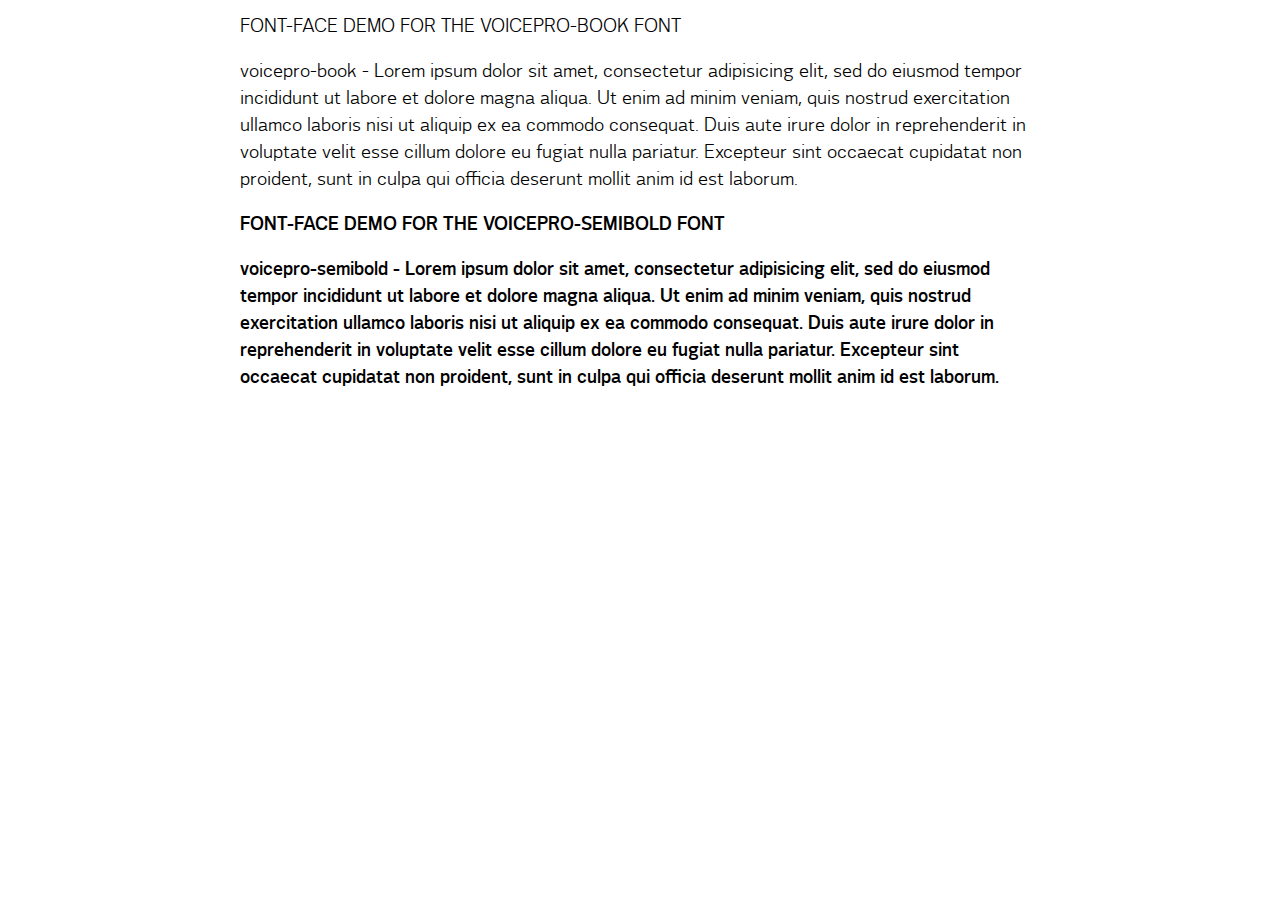
<file: fontVoice/index.html>
<!DOCTYPE html PUBLIC "-//W3C//DTD XHTML 1.0 Strict//DE"
"http://www.w3.org/TR/xhtml1/DTD/xhtml1-strict.dtd">
<html xmlns="http://www.w3.org/1999/xhtml" xml:lang="de" lang="de">
<head>
<meta http-equiv="Content-Type" content="text/html; charset=utf-8"/>
<title>Font Face Demo</title>
<link rel="stylesheet" href="fonts-stylesheet.css" type="text/css" charset="utf-8">
<style type="text/css" media="screen">
h1 {
font-size: 60px;
line-height: 68px;
letter-spacing: 0;
text-transform: uppercase;
}
#container {
width: 800px;
margin-left: auto;
margin-right: auto;
}
.voicepro-book {
font: 18px/27px 'voicepro-book', Arial, sans-serif;
}.voicepro-semibold {
font: 18px/27px 'voicepro-semibold', Arial, sans-serif;
}
</style>
</head>
<body>
<div id="container">
<h1 class="voicepro-book">font-face demo for the voicepro-book font</h1>
<p class="voicepro-book">voicepro-book - Lorem ipsum dolor sit amet, consectetur adipisicing elit, sed do eiusmod tempor incididunt ut labore et dolore magna aliqua. Ut enim ad minim veniam, quis nostrud exercitation ullamco laboris nisi ut aliquip ex ea commodo consequat. Duis aute irure dolor in reprehenderit in voluptate velit esse cillum dolore eu fugiat nulla pariatur. Excepteur sint occaecat cupidatat non proident, sunt in culpa qui officia deserunt mollit anim id est laborum.</p><h1 class="voicepro-semibold">font-face demo for the voicepro-semibold font</h1>
<p class="voicepro-semibold">voicepro-semibold - Lorem ipsum dolor sit amet, consectetur adipisicing elit, sed do eiusmod tempor incididunt ut labore et dolore magna aliqua. Ut enim ad minim veniam, quis nostrud exercitation ullamco laboris nisi ut aliquip ex ea commodo consequat. Duis aute irure dolor in reprehenderit in voluptate velit esse cillum dolore eu fugiat nulla pariatur. Excepteur sint occaecat cupidatat non proident, sunt in culpa qui officia deserunt mollit anim id est laborum.</p>
</div>
</body>
</html>
</file>
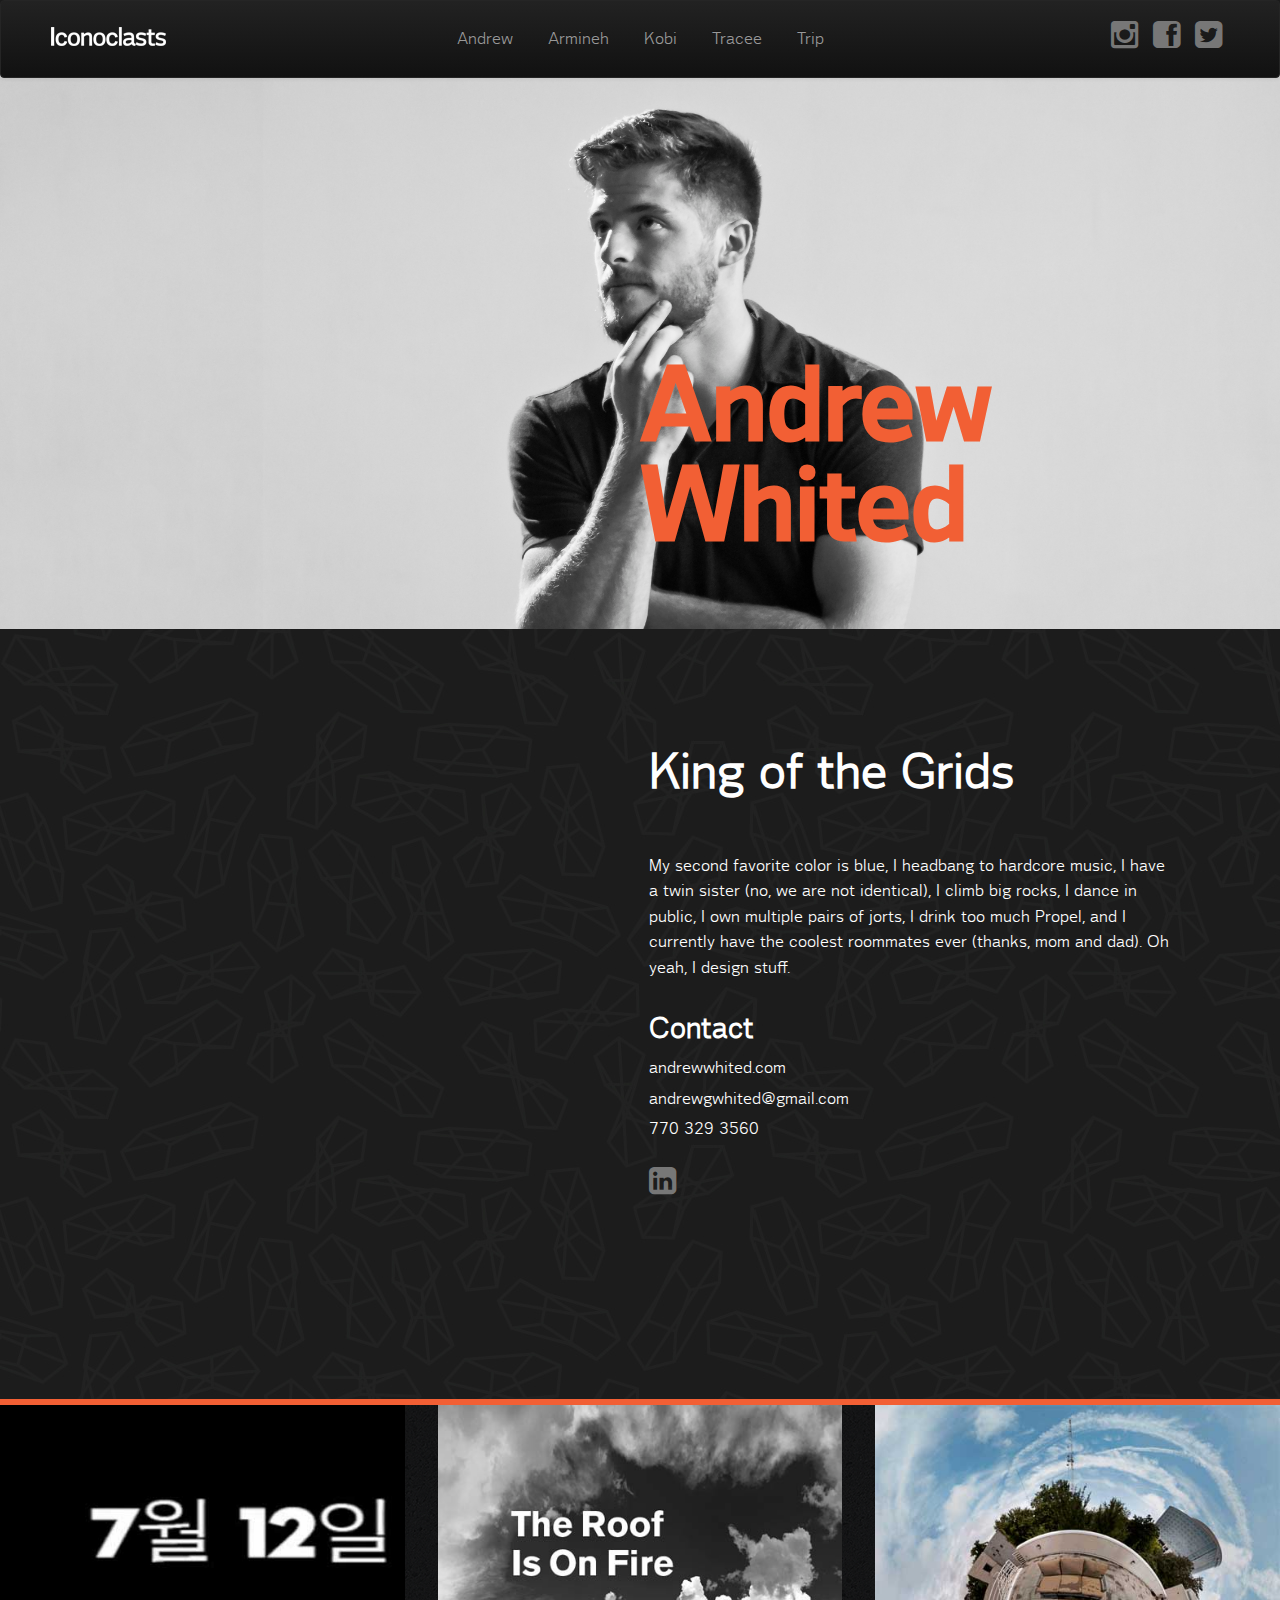
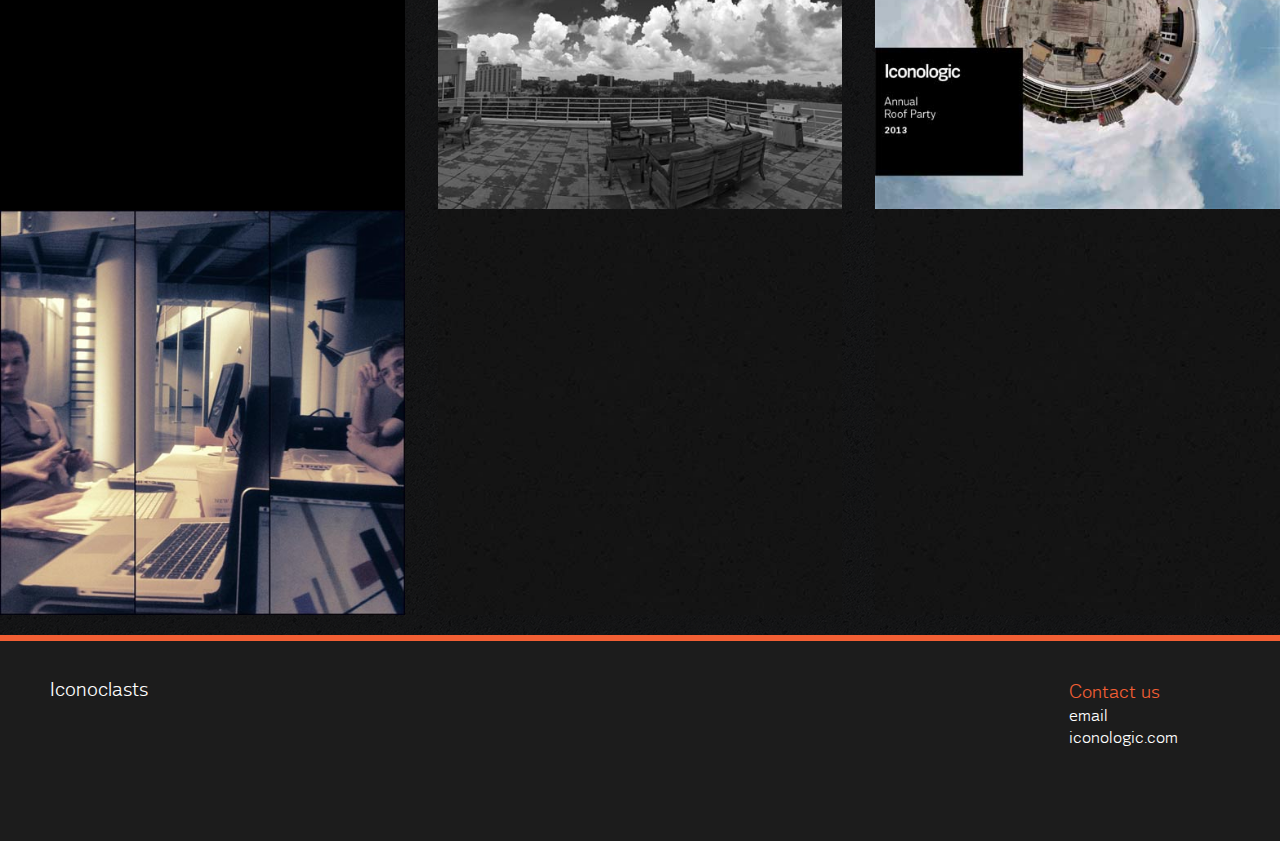
<file: andrew.html>
<!DOCTYPE html>
<html lang="en">
  <head>
    <meta charset="utf-8">
    <title>Iconoclasts, Summer 2013</title>
    <meta name="viewport" content="width=device-width, initial-scale=1.0">
    <meta name="description" content="">
    <meta name="author" content="">

    <!-- Le styles -->
    <link href="css/bootstrap.css" rel="stylesheet">
    <!--<style type="text/css">
      body {
        padding-top: 60px;
        padding-bottom: 40px;
      }
    </style> -->
    <!--[if IE 7]>
      <link href="css/font-awesome-ie7.min.css" rel="stylesheet">
    <![endif]-->
    <link href="fontVoice/fonts-stylesheet.css" rel="stylesheet">
    <link href="css/font-awesome.min.css" rel="stylesheet">
    <link href="css/responsive.css" rel="stylesheet">

    <!-- HTML5 shim, for IE6-8 support of HTML5 elements -->
    <!--[if lt IE 9]>
      <script src="js/html5shiv.js"></script>
    <![endif]-->

    <!-- Fav and touch icons -->
    <!-- <link rel="apple-touch-icon-precomposed" sizes="144x144" href="ico/apple-touch-icon-144-precomposed.png">
    <link rel="apple-touch-icon-precomposed" sizes="114x114" href="ico/apple-touch-icon-114-precomposed.png">
      <link rel="apple-touch-icon-precomposed" sizes="72x72" href="ico/apple-touch-icon-72-precomposed.png">
                    <link rel="apple-touch-icon-precomposed" href="ico/apple-touch-icon-57-precomposed.png">
                                   <link rel="shortcut icon" href="ico/favicon.png"> -->
  </head>

  <body data-target=".navbar" data-spy="affix-top" data-offset-top="200" id="bio">

    <div class="navbar navbar-inverse myNav">
      <div class="navbar-inner">
        <div class="container navContainer">
          <button type="button" class="btn btn-navbar" data-toggle="collapse" data-target=".nav-collapse">
            <span class="icon-bar"></span>
            <span class="icon-bar"></span>
            <span class="icon-bar"></span>
          </button>
          <a class="brand" href="index.html">
            <h1><img src="img/logoWhite.png" height="19" width="115" alt="title" /></h1>
          </a>
          <div class="nav-collapse collapse">
            <ul class="nav teamNav">
              <li><a href="andrew.html" class="navColord active">Andrew</a></li>
              <li><a href="armineh.html" class="navColord active">Armineh</a></li>
              <li><a href="kobi.html" class="navColord">Kobi</a></li>
              <li><a href="tracee.html" class="navColord">Tracee</a></li>
              <li><a href="trip.html" class="navColord">Trip</a></li>
              <!-- <li><a href="#" class="navColor">The Result</a></li> -->
            </ul>
            <ul class="socialHeader">
              <li>
                <a href="http://instagram.com/iconoclastshq" target="_blank"><i class="icon-instagram icon-2x"></i></a>
              </li>
              <li>
                <a href="https://www.facebook.com/iconoclastsHQ" target="_blank"><i class="icon-facebook-sign icon-2x"></i></a>
              </li>
              <li>
                <a href="https://twitter.com/iconologic" target="_blank"><i class="icon-twitter-sign icon-2x"></i></a>
              </li>
            </ul>
          </div><!--/.nav-collapse -->
        </div>
      </div>
    </div>

    <!-- Main hero unit for a primary marketing message or call to action -->
    <div class="row-fluid">
      <div class="span12" id="memberHero">
        <img src="img/andrew.jpg" class="profilePic" alt="individual img">
        <div class="headerWrap">
          <h1 class="bioName">Andrew <br /> Whited</h1>
        </div>
      </div>
    </div><!-- /row-fluid -->

    <div class="row-fluid">
      <div class="span5"></div>

      <div class="span7 rightSideContentContainer">
        <h2 class="workTitle">King of the Grids</h2>

        <p class="copyContent">My second favorite color is blue, I headbang to hardcore music, I have a twin sister (no, we are not identical), I climb big rocks, I dance in public, I own multiple pairs of jorts, I drink too much Propel, and I currently have the coolest roommates ever (thanks, mom and dad). Oh yeah, I design stuff.</p>

        <h3>Contact</h3>
        <ul class="contactInfo">
          <li><a href="http://andrewwhited.com" target="_blank">andrewwhited.com</a></li>
          <li><a href="mailto:andrewgwhited@gmail.com" target="_blank">andrewgwhited@gmail.com</a></li>
          <li><a href="call:7703293560">770 329 3560</a></li>
        </ul>
        <ul class="mySocial">
          <li>
            <a href="https://touch.www.linkedin.com/?sessionid=8305204181073920&as=false&rs=false#profile/250204510" target="_blank"><i class="icon-linkedin-sign icon-2x"></i></a>
          </li>
        </ul>

      </div>

    </div><!-- /row-fluid -->

    <div class="row-fluid" id="myBlog">

      <div id="myCarousel" class="carousel slide myOrbit">

        <!-- Carousel items -->
        <div class="carousel-inner">
          <div class="active item">

            <div class="row-fluid">

              <div class="span4 thisPost">
                <a href="blog-andrew.html#1"><img src="img/post3.jpg" width="496" height="496" alt="post img" /></a>
              </div>
              <div class="span4 thisPost">
                <a href="blog-andrew.html#2"><img src="img/post15.jpg" width="496" height="496" alt="post img" /></a>
              </div>
              <div class="span4 thisPost">
                <a href="blog-andrew.html#3"><img src="img/post16.jpg" width="496" height="496" alt="post img" /></a>
              </div>

            </div><!-- /row-fluid -->

            <div class="row-fluid journeyPosts">

              <div class="span4 thisPost">
                <a href="blog-andrew.html#4"><img src="img/post20.jpg" width="496" height="496" alt="post img" /></a>
              </div>
              <div class="span4 thisPost">
                <img src="img/blankSlate.jpg" width="496" height="496" alt="post img" />
              </div>
              <div class="span4 thisPost">
                <img src="img/blankSlate.jpg" width="496" height="496" alt="post img" />
              </div>

            </div><!-- /row-fluid -->
          </div>

        </div>

        <!-- CAROUSEL NAV COMMMENTED OUT -->
        <!-- Carousel nav -->
        <!-- <a class="carousel-control left" href="#myCarousel" data-slide="prev">&lsaquo;</a>
        <a class="carousel-control right" href="#myCarousel" data-slide="next">&rsaquo;</a> -->

        <div class="pagination pagination-centered" id="pagination">
          <!-- If need to add carousel-indicators class to ul -->
          <!-- CAROUSEL PAGINATION COMMENTED OUT -->
          <!-- <ul class="sliderNav">
              <li data-target="#myCarousel" data-slide-to="0"><a href="#1">1</a></li>
          </ul> -->
        </div>

      </div><!-- /myCarousel -->

    </div><!-- /row-fluid -->

    <footer>
      <p class="footerLogo"><a href="index.html#hero">Iconoclasts</a></p>

      <ul class="contactInfo">
        <li class="footerListHeader">Contact us</li>
        <li><a href="mailto:iconoclasts@iconologic.com" target="_blank">email</a></li>
        <li><a href="http://iconologic.com" target="_blank">iconologic.com</a></li>
      </ul>

    </footer>



    <!-- Le javascript
    ================================================== -->
    <!-- Placed at the end of the document so the pages load faster -->
    <script src="js/bootstrap/jquery.js"></script>
    <script src="js/bootstrap/bootstrap.min.js"></script>
    <script src="js/jquery.fittext.js"></script>
    <script src="js/action.js"></script>

    <!-- <script>
      (function(i,s,o,g,r,a,m){i['GoogleAnalyticsObject']=r;i[r]=i[r]||function(){
      (i[r].q=i[r].q||[]).push(arguments)},i[r].l=1*new Date();a=s.createElement(o),
      m=s.getElementsByTagName(o)[0];a.async=1;a.src=g;m.parentNode.insertBefore(a,m)
      })(window,document,'script','//www.google-analytics.com/analytics.js','ga');

      ga('create', 'UA-7543288-33', 'iconoclasts.us');

      ga('send', 'pageview');

    </script> -->

  </body>
</html>
</file>
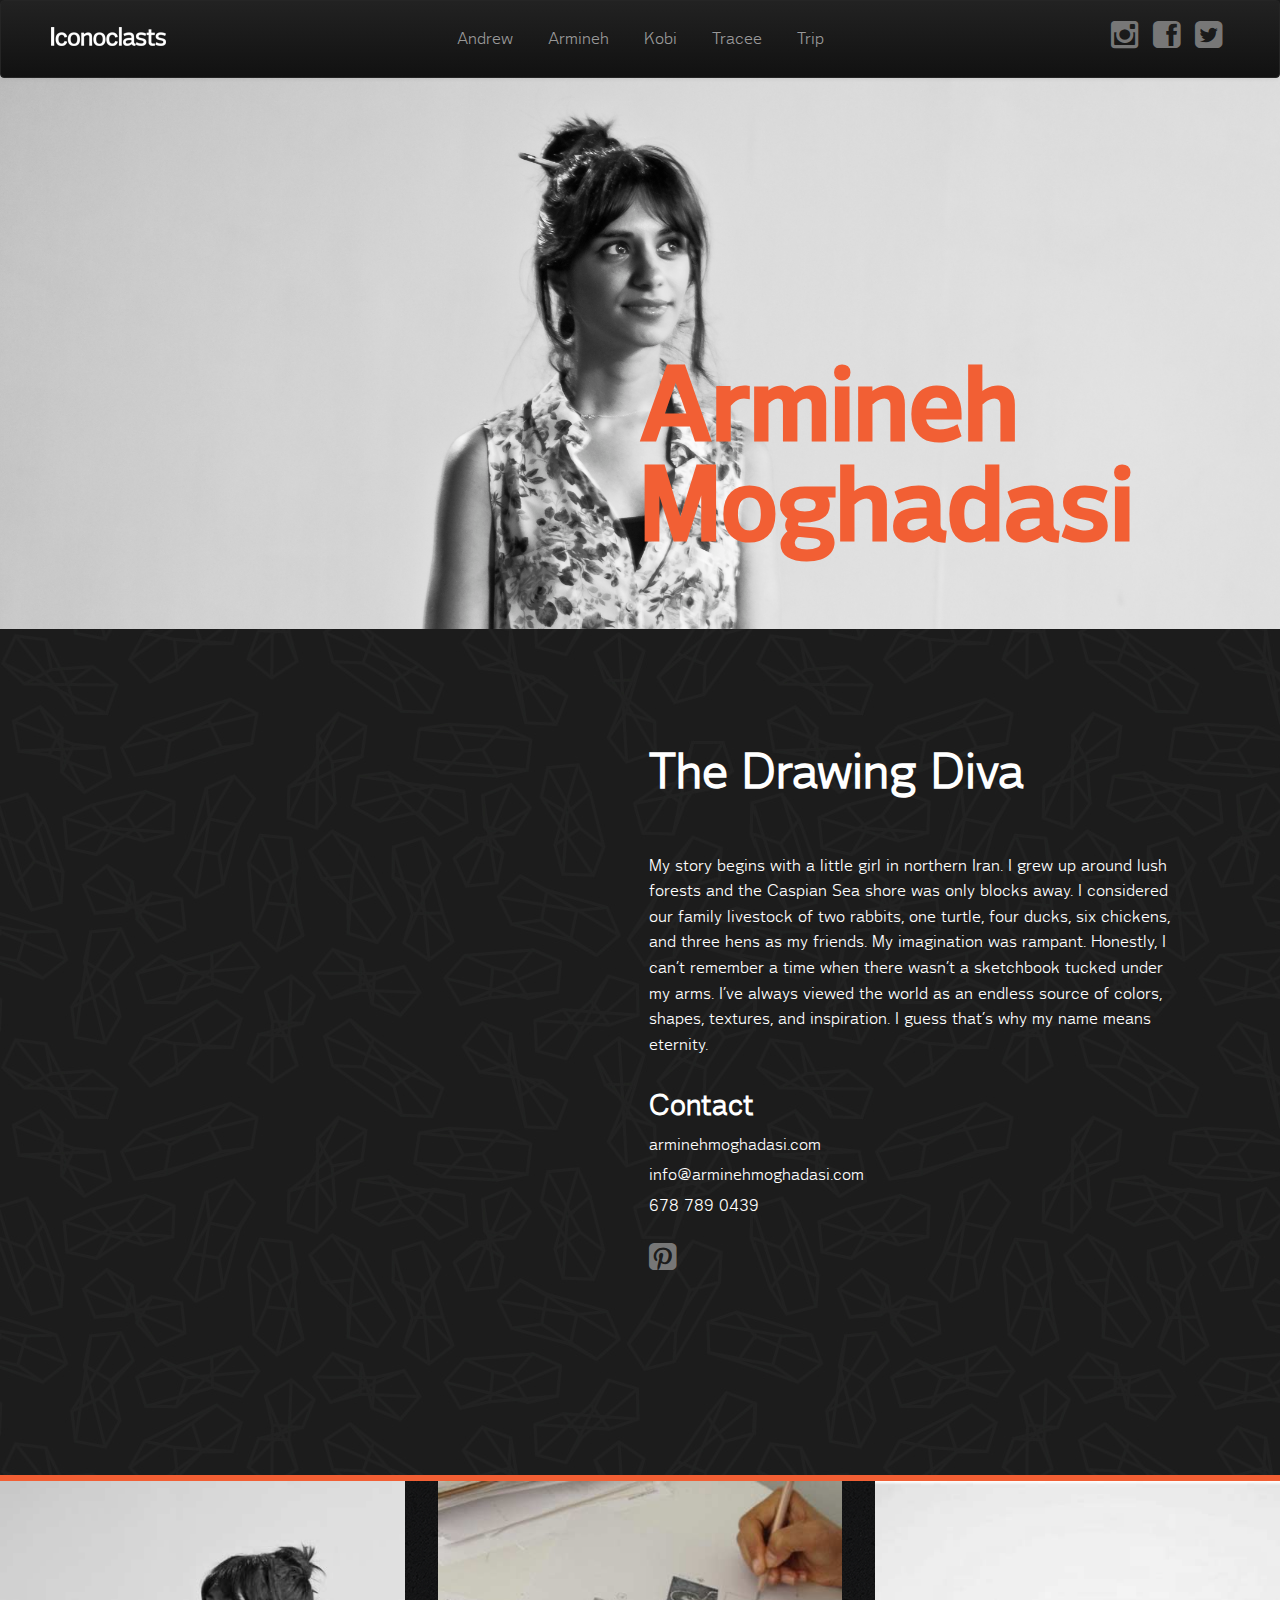
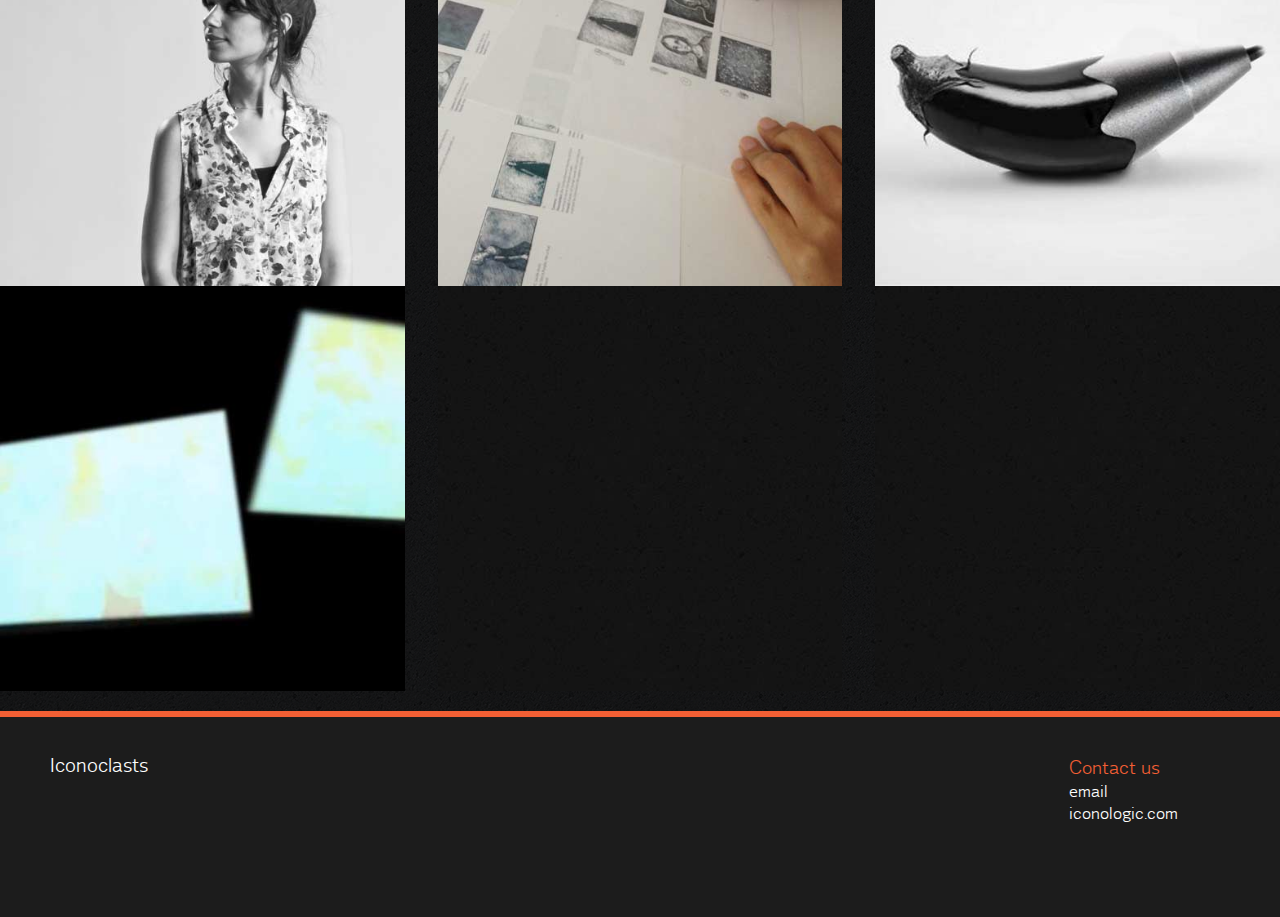
<file: armineh.html>
<!DOCTYPE html>
<html lang="en">
  <head>
    <meta charset="utf-8">
    <title>Iconoclasts, Summer 2013</title>
    <meta name="viewport" content="width=device-width, initial-scale=1.0">
    <meta name="description" content="">
    <meta name="author" content="">

    <!-- Le styles -->
    <link href="css/bootstrap.css" rel="stylesheet">
    <!--<style type="text/css">
      body {
        padding-top: 60px;
        padding-bottom: 40px;
      }
    </style> -->
    <!--[if IE 7]>
      <link href="css/font-awesome-ie7.min.css" rel="stylesheet">
    <![endif]-->
    <link href="fontVoice/fonts-stylesheet.css" rel="stylesheet">
    <link href="css/font-awesome.min.css" rel="stylesheet">
    <link href="css/responsive.css" rel="stylesheet">

    <!-- HTML5 shim, for IE6-8 support of HTML5 elements -->
    <!--[if lt IE 9]>
      <script src="js/html5shiv.js"></script>
    <![endif]-->

    <!-- Fav and touch icons -->
    <!-- <link rel="apple-touch-icon-precomposed" sizes="144x144" href="ico/apple-touch-icon-144-precomposed.png">
    <link rel="apple-touch-icon-precomposed" sizes="114x114" href="ico/apple-touch-icon-114-precomposed.png">
      <link rel="apple-touch-icon-precomposed" sizes="72x72" href="ico/apple-touch-icon-72-precomposed.png">
                    <link rel="apple-touch-icon-precomposed" href="ico/apple-touch-icon-57-precomposed.png">
                                   <link rel="shortcut icon" href="ico/favicon.png"> -->
  </head>

  <body data-target=".navbar" data-spy="affix-top" data-offset-top="200" id="bio">

    <div class="navbar navbar-inverse myNav">
      <div class="navbar-inner">
        <div class="container navContainer">
          <button type="button" class="btn btn-navbar" data-toggle="collapse" data-target=".nav-collapse">
            <span class="icon-bar"></span>
            <span class="icon-bar"></span>
            <span class="icon-bar"></span>
          </button>
          <a class="brand" href="index.html">
            <h1><img src="img/logoWhite.png" height="19" width="115" alt="title" /></h1>
          </a>
          <div class="nav-collapse collapse">
            <ul class="nav teamNav">
              <li><a href="andrew.html" class="navColord active">Andrew</a></li>
              <li><a href="armineh.html" class="navColord active">Armineh</a></li>
              <li><a href="kobi.html" class="navColord">Kobi</a></li>
              <li><a href="tracee.html" class="navColord">Tracee</a></li>
              <li><a href="trip.html" class="navColord">Trip</a></li>
              <!-- <li><a href="#" class="navColor">The Result</a></li> -->
            </ul>
            <ul class="socialHeader">
              <li>
                <a href="http://instagram.com/iconoclastshq" target="_blank"><i class="icon-instagram icon-2x"></i></a>
              </li>
              <li>
                <a href="https://www.facebook.com/iconoclastsHQ" target="_blank"><i class="icon-facebook-sign icon-2x"></i></a>
              </li>
              <li>
                <a href="https://twitter.com/iconologic" target="_blank"><i class="icon-twitter-sign icon-2x"></i></a>
              </li>
            </ul>
          </div><!--/.nav-collapse -->
        </div>
      </div>
    </div>

    <!-- Main hero unit for a primary marketing message or call to action -->
    <div class="row-fluid">
      <div class="span12" id="memberHero">
        <img src="img/armineh.jpg" class="profilePic" alt="individual img">
        <div class="headerWrap">
          <h1 class="bioName nameSpecial">Armineh <br /> Moghadasi</h1>
        </div>
      </div>
    </div><!-- /row-fluid -->

    <div class="row-fluid">
      <div class="span5"></div>

      <div class="span7 rightSideContentContainer">
        <h2 class="workTitle">The Drawing Diva</h2>

        <p class="copyContent">My story begins with a little girl in northern Iran. I grew up around lush forests and the Caspian Sea shore was only blocks away. I considered our family livestock of two rabbits, one turtle, four ducks, six chickens, and three hens as my friends. My imagination was rampant. Honestly, I can’t remember a time when there wasn’t a sketchbook tucked under my arms. I’ve always viewed the world as an endless source of colors, shapes, textures, and inspiration. I guess that’s why my name means eternity.</p>

        <h3>Contact</h3>
        <ul class="contactInfo">
          <li><a href="http://arminehmoghadasi.com" target="_blank">arminehmoghadasi.com</a></li>
          <li><a href="mailto:info@arminehmoghadasi.com" target="_blank">info@arminehmoghadasi.com</a></li>
          <li><a href="call:6787890439">678 789 0439</a></li>
        </ul>

        <ul class="mySocial">
          <li>
            <a href="http://pinterest.com/armeene" target="_blank"><i class="icon-pinterest-sign icon-2x"></i></a>
          </li>
        </ul>

      </div>

    </div><!-- /row-fluid -->

    <div class="row-fluid" id="myBlog">

      <div id="myCarousel" class="carousel slide myOrbit">

        <!-- Carousel items -->
        <div class="carousel-inner">
          <div class="active item">

            <div class="row-fluid">

              <div class="span4 thisPost">
                <a href="blog-armineh.html#1"><img src="img/post19.jpg" width="496" height="496" alt="post img" /></a>
              </div>
              <div class="span4 thisPost">
                <a href="blog-armineh.html#2"><img src="img/post21.jpg" width="496" height="496" alt="post img" /></a>
              </div>
              <div class="span4 thisPost">
                <a href="blog-armineh.html#3"><img src="img/post22.jpg" width="496" height="496" alt="post img" /></a>
              </div>

            </div><!-- /row-fluid -->

            <div class="row-fluid journeyPosts">

              <div class="span4 thisPost">
                <a href="blog-armineh.html#4"><img src="img/post23.jpg" width="496" height="496" alt="post img" /></a>
              </div>
              <div class="span4 thisPost">
                <img src="img/blankSlate.jpg" width="496" height="496" alt="post img" />
              </div>
              <div class="span4 thisPost">
                <img src="img/blankSlate.jpg" width="496" height="496" alt="post img" />
              </div>

            </div><!-- /row-fluid -->
          </div>

        </div>

        <!-- CAROUSEL NAV COMMMENTED OUT -->
        <!-- Carousel nav -->
        <!-- <a class="carousel-control left" href="#myCarousel" data-slide="prev">&lsaquo;</a>
        <a class="carousel-control right" href="#myCarousel" data-slide="next">&rsaquo;</a> -->

        <div class="pagination pagination-centered" id="pagination">
          <!-- If need to add carousel-indicators class to ul -->
          <!-- CAROUSEL PAGINATION COMMENTED OUT -->
          <!-- <ul class="sliderNav">
              <li data-target="#myCarousel" data-slide-to="0"><a href="#1">1</a></li>
          </ul> -->
        </div>

      </div><!-- /myCarousel -->

    </div><!-- /row-fluid -->

    <footer>
      <p class="footerLogo"><a href="index.html#hero">Iconoclasts</a></p>

      <ul class="contactInfo">
        <li class="footerListHeader">Contact us</li>
        <li><a href="mailto:iconoclasts@iconologic.com" target="_blank">email</a></li>
        <li><a href="http://iconologic.com" target="_blank">iconologic.com</a></li>
      </ul>

    </footer>



    <!-- Le javascript
    ================================================== -->
    <!-- Placed at the end of the document so the pages load faster -->
    <script src="js/bootstrap/jquery.js"></script>
    <script src="js/bootstrap/bootstrap.min.js"></script>
    <script src="js/jquery.fittext.js"></script>
    <script src="js/action.js"></script>

    <!-- <script>
      (function(i,s,o,g,r,a,m){i['GoogleAnalyticsObject']=r;i[r]=i[r]||function(){
      (i[r].q=i[r].q||[]).push(arguments)},i[r].l=1*new Date();a=s.createElement(o),
      m=s.getElementsByTagName(o)[0];a.async=1;a.src=g;m.parentNode.insertBefore(a,m)
      })(window,document,'script','//www.google-analytics.com/analytics.js','ga');

      ga('create', 'UA-7543288-33', 'iconoclasts.us');

      ga('send', 'pageview');

    </script> -->

  </body>
</html>
</file>
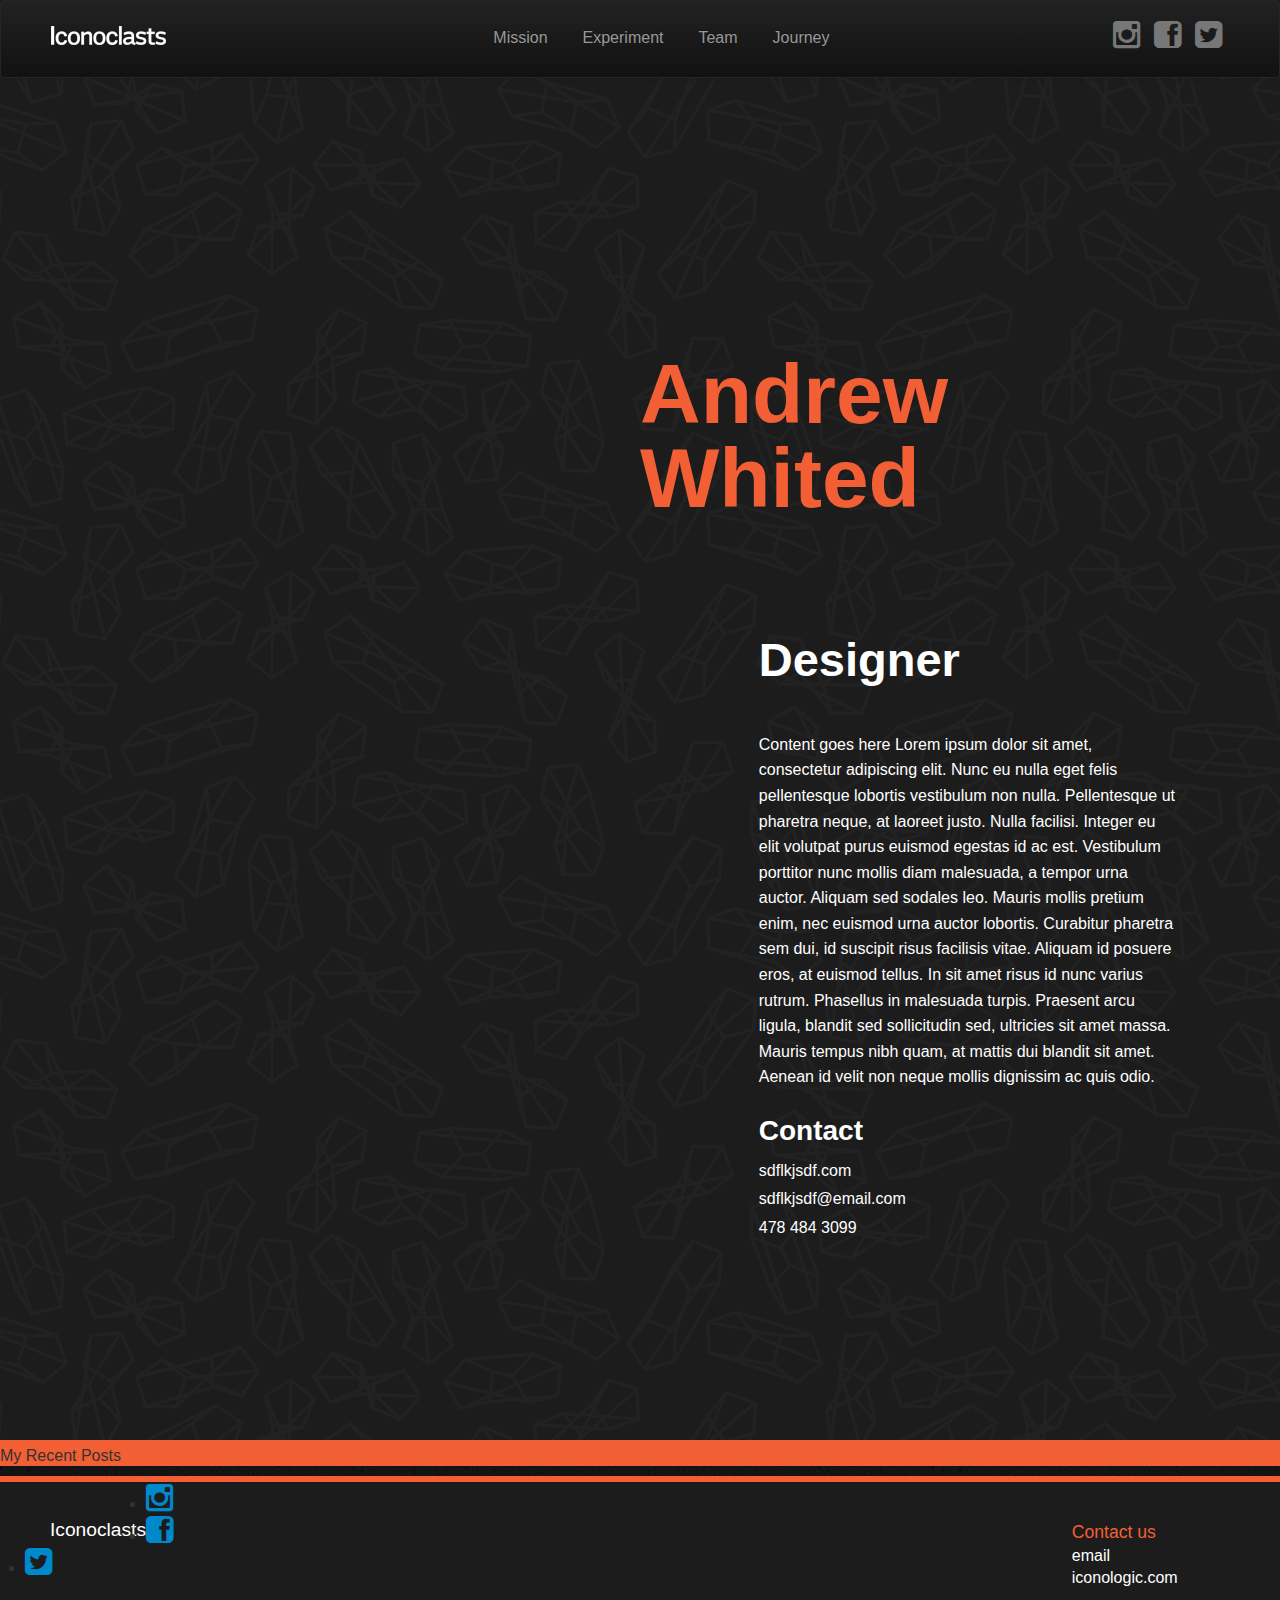
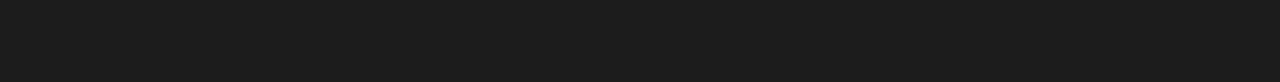
<file: bio.html>
<!DOCTYPE html>
<html lang="en">
  <head>
    <meta charset="utf-8">
    <title>Iconoclasts, Summer 2013</title>
    <meta name="viewport" content="width=device-width, initial-scale=1.0">
    <meta name="description" content="">
    <meta name="author" content="">

    <!-- Le styles -->
    <link href="css/bootstrap.css" rel="stylesheet">
    <link href='http://fonts.googleapis.com/css?family=Open+Sans:400,600,700' rel='stylesheet' type='text/css'>
    <!--<style type="text/css">
      body {
        padding-top: 60px;
        padding-bottom: 40px;
      }
    </style> -->
    <!--[if IE 7]>
      <link href="css/font-awesome-ie7.min.css" rel="stylesheet">
    <![endif]-->
    <link href="css/font-awesome.min.css" rel="stylesheet">
    <link href="css/responsive.css" rel="stylesheet">


    <!-- HTML5 shim, for IE6-8 support of HTML5 elements -->
    <!--[if lt IE 9]>
      <script src="js/html5shiv.js"></script>
    <![endif]-->

    <!-- Fav and touch icons -->
    <!-- <link rel="apple-touch-icon-precomposed" sizes="144x144" href="ico/apple-touch-icon-144-precomposed.png">
    <link rel="apple-touch-icon-precomposed" sizes="114x114" href="ico/apple-touch-icon-114-precomposed.png">
      <link rel="apple-touch-icon-precomposed" sizes="72x72" href="ico/apple-touch-icon-72-precomposed.png">
                    <link rel="apple-touch-icon-precomposed" href="ico/apple-touch-icon-57-precomposed.png">
                                   <link rel="shortcut icon" href="ico/favicon.png"> -->
  </head>

  <body data-target=".navbar" data-spy="affix-top" data-offset-top="200" id="bio">

    <div class="navbar navbar-inverse myNav">
      <div class="navbar-inner">
        <div class="container navContainer">
          <button type="button" class="btn btn-navbar" data-toggle="collapse" data-target=".nav-collapse">
            <span class="icon-bar"></span>
            <span class="icon-bar"></span>
            <span class="icon-bar"></span>
          </button>
          <a class="brand" href="#hero">
            <h1><img src="img/logoWhite.png" height="19" width="115" alt="title" /></h1>
          </a>
          <div class="nav-collapse collapse">
            <ul class="nav">
              <li><a href="#mission" class="navColord active">Mission</a></li>
              <li><a href="#experiment" class="navColord active">Experiment</a></li>
              <li><a href="#team" class="navColor">Team</a></li>
              <li><a href="#journey" class="navColor">Journey</a></li>
              <!-- <li><a href="#" class="navColor">The Result</a></li> -->
            </ul>
            <ul class="socialHeader">
              <li>
                <a href="http://instagram.com/iconoclastshq" target="_blank"><i class="icon-instagram icon-2x"></i></a>
              </li>
              <li>
                <a href="https://www.facebook.com/iconoclastsHQ" target="_blank"><i class="icon-facebook-sign icon-2x"></i></a>
              </li>
              <li>
                <a href="https://twitter.com/iconologic" target="_blank"><i class="icon-twitter-sign icon-2x"></i></a>
              </li>
            </ul>
          </div><!--/.nav-collapse -->
        </div>
      </div>
    </div>

    <!-- Main hero unit for a primary marketing message or call to action -->
    <div class="row-fluid">
      <div class="span12" id="memberHero">
        <!-- <img src="img/memberHero.jpg"> -->
        <h1 class="bioName">Andrew <br /> Whited</h1>
      </div>
    </div><!-- /row-fluid -->

    <div class="row-fluid">
      <div class="span6"></div>

      <div class="span6 rightSideContentContainer">
        <h2 class="workTitle">Designer</h2>

        <p class="copyContent">Content goes here Lorem ipsum dolor sit amet, consectetur adipiscing elit. Nunc eu nulla eget felis pellentesque lobortis vestibulum non nulla. Pellentesque ut pharetra neque, at laoreet justo. Nulla facilisi. Integer eu elit volutpat purus euismod egestas id ac est. Vestibulum porttitor nunc mollis diam malesuada, a tempor urna auctor. Aliquam sed sodales leo. Mauris mollis pretium enim, nec euismod urna auctor lobortis. Curabitur pharetra sem dui, id suscipit risus facilisis vitae. Aliquam id posuere eros, at euismod tellus. In sit amet risus id nunc varius rutrum. Phasellus in malesuada turpis. Praesent arcu ligula, blandit sed sollicitudin sed, ultricies sit amet massa. Mauris tempus nibh quam, at mattis dui blandit sit amet. Aenean id velit non neque mollis dignissim ac quis odio.</p>

        <h3>Contact</h3>
        <ul class="contactInfo">
          <li>sdflkjsdf.com</li>
          <li>sdflkjsdf@email.com</li>
          <li>478 484 3099</li>
        </ul>

      </div>

    </div><!-- /row-fluid -->

    <div class="row-fluid" id="myBlog">

      <div class="span12">
        <div class="blogTitleBox">
          <p>My Recent Posts</p>
        </div>

      </div>

    </div><!-- /row-fluid -->

    <footer>
      <p class="footerLogo"><a href="#hero">Iconoclasts</a></p>

      <ul class="contactInfo">
        <li class="footerListHeader">Contact us</li>
        <li><a href="mailto:iconoclasts@iconologic.com">email</a></li>
        <li><a href="http://iconologic.com" target="_blank">iconologic.com</a></li>
      </ul>

      <ul class="social">
        <li>
          <a href="http://instagram.com/iconoclastshq" target="_blank"><i class="icon-instagram icon-2x"></i></a>
        </li>
        <li>
          <a href="https://www.facebook.com/iconoclastsHQ" target="_blank"><i class="icon-facebook-sign icon-2x"></i/></a>
        </li>
        <li>
          <a href="https://twitter.com/iconologic" target="_blank"><i class="icon-twitter-sign icon-2x"></i></a>
        </li>
      </ul>
    </footer>



    <!-- Le javascript
    ================================================== -->
    <!-- Placed at the end of the document so the pages load faster -->
    <script src="http://code.jquery.com/jquery-1.10.1.min.js"></script>
    <script src="js/bootstrap/bootstrap.js"></script>
    <script src="js/action.js"></script>

  </body>
</html>
</file>
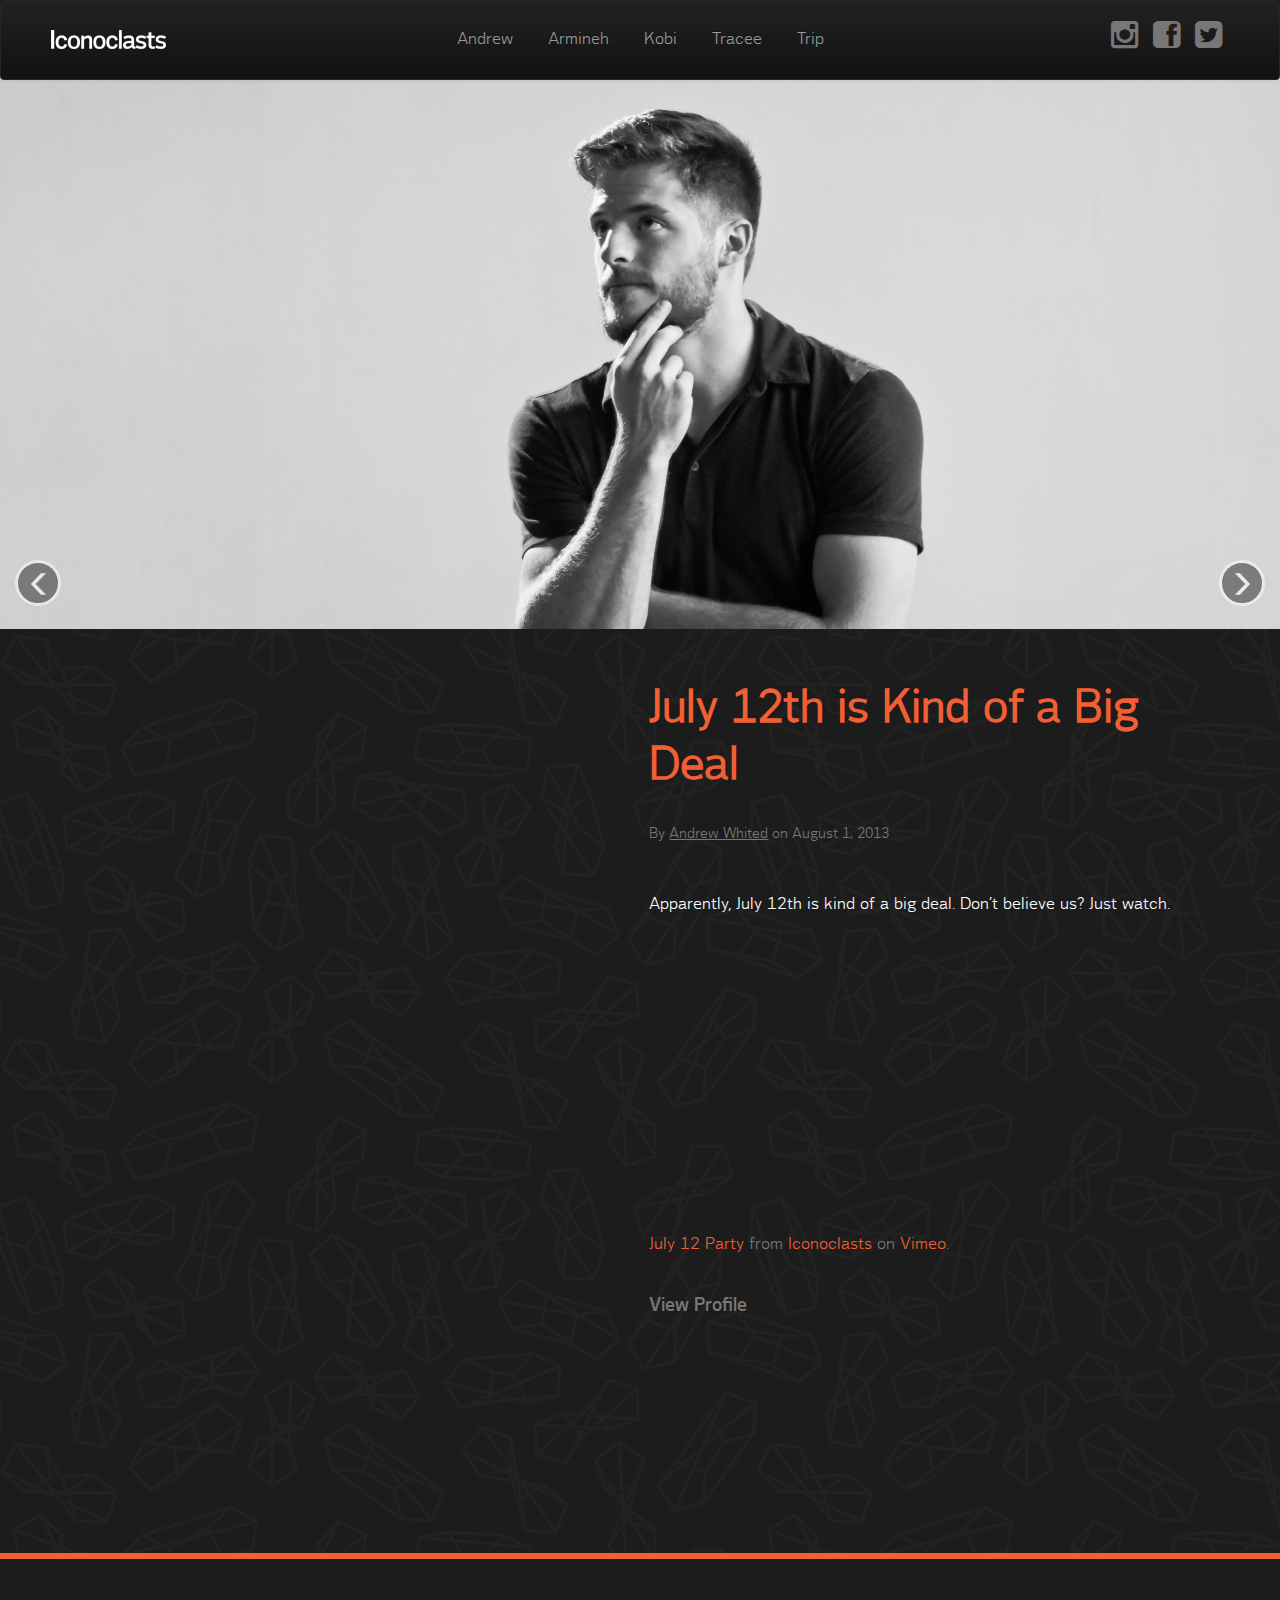
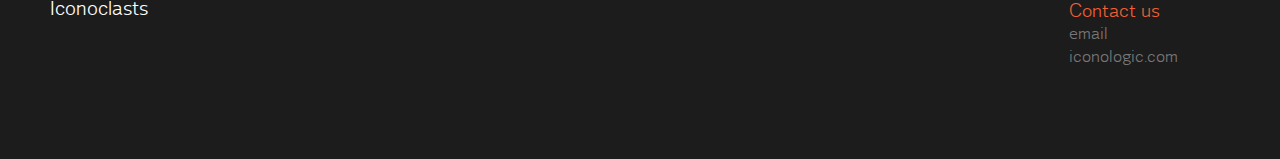
<file: blog-andrew.html>
<!DOCTYPE html>
<html lang="en">
  <head>
    <meta charset="utf-8">
    <title>Iconoclasts, Summer 2013</title>
    <meta name="viewport" content="width=device-width, initial-scale=1.0">
    <meta name="description" content="">
    <meta name="author" content="">

    <!-- Le styles -->
    <link href="css/bootstrap.css" rel="stylesheet">
    <!--<style type="text/css">
      body {
        padding-top: 60px;
        padding-bottom: 40px;
      }
    </style> -->
    <!--[if IE 7]>
      <link href="css/font-awesome-ie7.min.css" rel="stylesheet">
    <![endif]-->
    <link href="fontVoice/fonts-stylesheet.css" rel="stylesheet">
    <link href="css/prism.css" rel="stylesheet">
    <link href="css/font-awesome.min.css" rel="stylesheet">
    <link href="css/responsive.css" rel="stylesheet">

    <!-- HTML5 shim, for IE6-8 support of HTML5 elements -->
    <!--[if lt IE 9]>
      <script src="js/html5shiv.js"></script>
    <![endif]-->

    <!-- Fav and touch icons -->
    <!-- <link rel="apple-touch-icon-precomposed" sizes="144x144" href="ico/apple-touch-icon-144-precomposed.png">
    <link rel="apple-touch-icon-precomposed" sizes="114x114" href="ico/apple-touch-icon-114-precomposed.png">
      <link rel="apple-touch-icon-precomposed" sizes="72x72" href="ico/apple-touch-icon-72-precomposed.png">
                    <link rel="apple-touch-icon-precomposed" href="ico/apple-touch-icon-57-precomposed.png">
                                   <link rel="shortcut icon" href="ico/favicon.png"> -->
  </head>

  <body data-target=".navbar" data-spy="affix-top" data-offset-top="200" id="blog">

    <div class="navbar navbar-inverse myNav">
      <div class="navbar-inner">
        <div class="container navContainer">
          <button type="button" class="btn btn-navbar" data-toggle="collapse" data-target=".nav-collapse">
            <span class="icon-bar"></span>
            <span class="icon-bar"></span>
            <span class="icon-bar"></span>
          </button>
          <a class="brand" href="index.html">
            <h1><img src="img/logoWhite.png" height="19" width="115" alt="title" /></h1>
          </a>
          <div class="nav-collapse collapse">
            <ul class="nav teamNav">
              <li><a href="blog-andrew.html" class="navColord active">Andrew</a></li>
              <li><a href="blog-armineh.html" class="navColord active">Armineh</a></li>
              <li><a href="blog-kobi.html" class="navColord">Kobi</a></li>
              <li><a href="blog-tracee.html" class="navColord">Tracee</a></li>
              <li><a href="blog-trip.html" class="navColord">Trip</a></li>
              <!-- <li><a href="#" class="navColor">The Result</a></li> -->
            </ul>
            <ul class="socialHeader">
              <li>
                <a href="http://instagram.com/iconoclastshq" target="_blank"><i class="icon-instagram icon-2x"></i></a>
              </li>
              <li>
                <a href="https://www.facebook.com/iconoclastsHQ" target="_blank"><i class="icon-facebook-sign icon-2x"></i></a>
              </li>
              <li>
                <a href="https://twitter.com/iconologic" target="_blank"><i class="icon-twitter-sign icon-2x"></i></a>
              </li>
            </ul>
          </div><!--/.nav-collapse -->
        </div>
      </div>
    </div>

    <!-- Main hero unit for a primary marketing message or call to action -->
    <div class="row-fluid">
      <div class="span12" id="memberHero">
        <img src="img/andrew.jpg" class="profilePic" alt="blog img">
      </div>
    </div><!-- /row-fluid -->

    <div id="myCarouselTo" class="carousel slide">

      <!-- Carousel items -->
      <div class="carousel-inner">

        <div class="active item" id="1">

          <div class="row-fluid">
            <div class="span5"></div>

            <div class="span7 rightSideContentContainer">
              <h1>July 12th is Kind of a Big Deal</h1>
              <p class="postBy">By <a href="andrew.html">Andrew Whited</a> on August 1, 2013</p>

              <p class="copyContent">Apparently, July 12th is kind of a big deal. Don’t believe us? Just watch.</p>

              <iframe class="blogVideo" src="http://player.vimeo.com/video/69577386" width="457" height="257" frameborder="0" webkitallowfullscreen mozallowfullscreen allowfullscreen></iframe> <p class="videoParagraph"><a href="http://vimeo.com/69577386">July 12 Party</a> from <a href="http://vimeo.com/user19308121">Iconoclasts</a> on <a href="https://vimeo.com">Vimeo</a>.</p>

              <ul class="blogPostBottomLinks">
                <li class="viewProfile"><a href="andrew.html">View Profile</a></li>
              </ul>
            </div>

          </div><!-- /row-fluid -->

        </div>

        <div class="item" id="2">

          <div class="row-fluid">
            <div class="span5"></div>

            <div class="span7 rightSideContentContainer">
              <h1>The Roof is on Fire</h1>
              <p class="postBy">By <a href="andrew.html">Andrew Whited</a> on August 1, 2013</p>

              <p class="copyContent">A flyer created by Andrew inviting Ben’s pals over for some cold brews and and hot barbecue.</p>

              <img src="img/rooftopInvite.jpg" class="blogContentImg" alt="blog img"  height="686" width="457" />

              <ul class="blogPostBottomLinks">
                <li class="viewProfile"><a href="andrew.html">View Profile</a></li>
              </ul>
            </div>

          </div><!-- /row-fluid -->

        </div>

        <div class="item" id="3">

          <div class="row-fluid">
            <div class="span5"></div>

            <div class="span7 rightSideContentContainer">
              <h1>Annual Rooftop Party</h1>
              <p class="postBy">By <a href="andrew.html">Andrew Whited</a> on August 1, 2013</p>

              <p class="copyContent">A nifty gif invitation for the Iconologic’s legendary annual party designed by our very own King of the Grids aka Andrew.</p>

              <img src="img/roofView.gif" class="blogContentImg" alt="blog img"  height="457" width="457" />

              <ul class="blogPostBottomLinks">
                <li class="viewProfile"><a href="andrew.html">View Profile</a></li>
              </ul>
            </div>

          </div><!-- /row-fluid -->

        </div>

        <div class="item" id="4">

          <div class="row-fluid">
            <div class="span5"></div>

            <div class="span7 rightSideContentContainer">
              <h1>My Last Day</h1>
              <p class="postBy">By <a href="andrew.html">Andrew Whited</a> on August 1, 2013</p>

              <p class="copyContent">Wow.</p>

              <p class="copyContent">It’s hard to imagine that I will not be coming into the office, sitting at my desk, interacting with all of the great people here, and designing as an Iconoclast at Iconologic anymore. It doesn't feel like an end. It feels out of place to say goodbye. And, it really isn't an end. On Monday morning everyone will come back to their desk and work on the same projects. The things that I am working on will continue to be worked on, refined and built. In a month, new interns will come and design. School has edges, it is constrained in a period of time. It’s finite. This is not the case in the real world. As far as the office is concerned, today is an arbitrary date in the midst of the work cycle, not an end.</p>

              <img src="img/lastDay.jpg" class="blogContentImg" alt="blog img"  height="343" width="457" />

              <p class="copyContent">But today is a beginning in some ways: I will be in another state on Monday, I will be working on entirely new projects, and I will start my last semester at Auburn University. There is no doubt that the next three months hold incredible opportunities for growth, fun, and adventure.</p>

              <p class="copyContent">My context is changing and new commitments are starting, but my experience with Iconologic is neverending. The things I have learned, the people I’ve encountered, the growth I have undergone, and my passion for design are forever. The lessons I have learned from Iconologic will stay very dear to me. The impact everyone has had on me is not going to be forgotten. The way that I approach design problems, my process of materializing ideas, and my joy for designing has only grown stronger. </p>

              <p class="copyContent">That is why it feels strange to say goodbye. I am leaving a tangible place, but I am not leaving what I associate with Iconologic: thoughtful design, genuine interaction, and the joy of creating.</p>
    
              <ul class="blogPostBottomLinks">
                <li class="viewProfile"><a href="andrew.html">View Profile</a></li>
              </ul>
            </div>

          </div><!-- /row-fluid -->

        </div>

      </div>

    <!-- Carousel nav -->
    <a class="carousel-control left" href="#myCarouselTo" data-slide="prev">&lsaquo;</a>
    <a class="carousel-control right" href="#myCarouselTo" data-slide="next">&rsaquo;</a>

    </div><!-- /carousel -->

    <footer>
      <p class="footerLogo"><a href="index.html#hero">Iconoclasts</a></p>

      <ul class="contactInfo">
        <li class="footerListHeader">Contact us</li>
        <li><a href="mailto:iconoclasts@iconologic.com" target="_blank">email</a></li>
        <li><a href="http://iconologic.com" target="_blank">iconologic.com</a></li>
      </ul>
      
    </footer>



    <!-- Le javascript
    ================================================== -->
    <!-- Placed at the end of the document so the pages load faster -->
    <script src="js/bootstrap/jquery.js"></script>
    <script src="js/bootstrap/bootstrap.min.js"></script>
    <script src="js/action.js"></script>

    <script>
      $(function () {
        $('#myCarouselTo').carousel({
          interval: false
        });
      });
    </script>

    <!-- <script>
      (function(i,s,o,g,r,a,m){i['GoogleAnalyticsObject']=r;i[r]=i[r]||function(){
      (i[r].q=i[r].q||[]).push(arguments)},i[r].l=1*new Date();a=s.createElement(o),
      m=s.getElementsByTagName(o)[0];a.async=1;a.src=g;m.parentNode.insertBefore(a,m)
      })(window,document,'script','//www.google-analytics.com/analytics.js','ga');

      ga('create', 'UA-7543288-33', 'iconoclasts.us');

      ga('send', 'pageview');

    </script> -->

  </body>
</html>
</file>
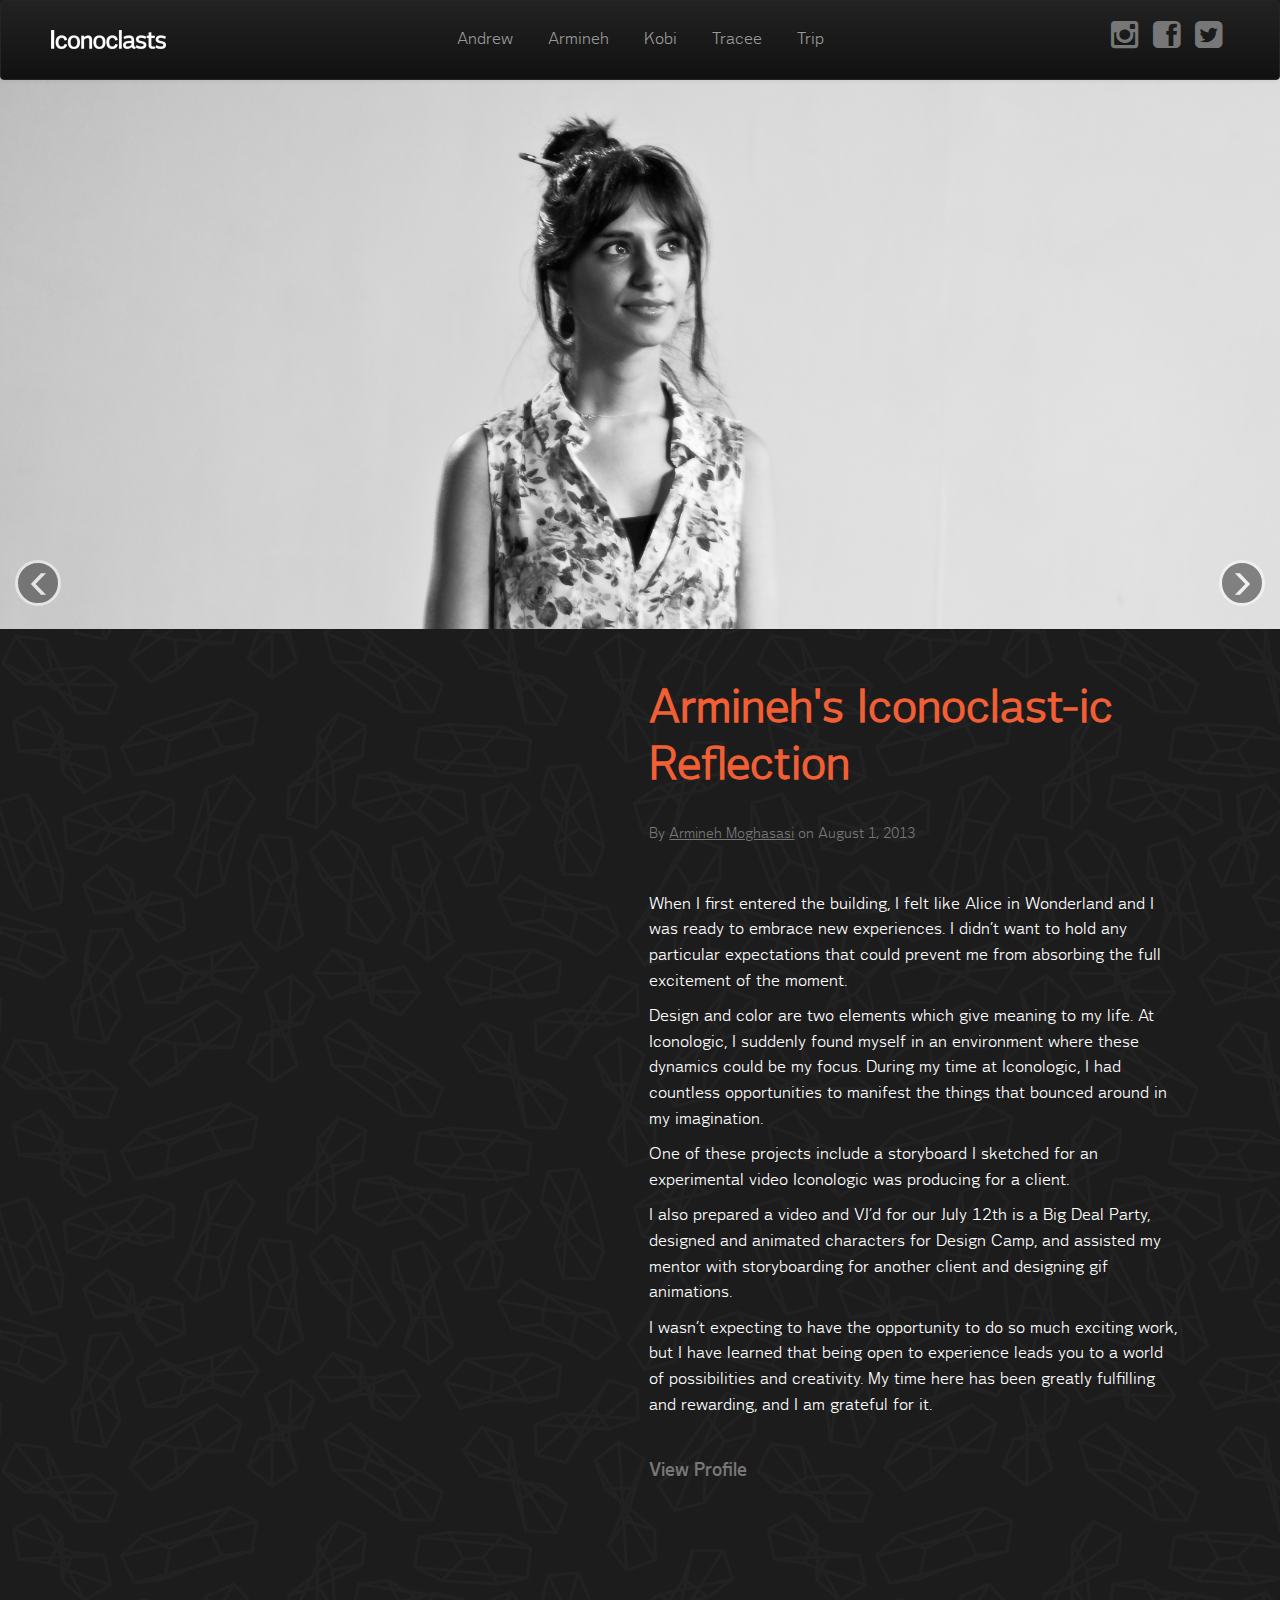
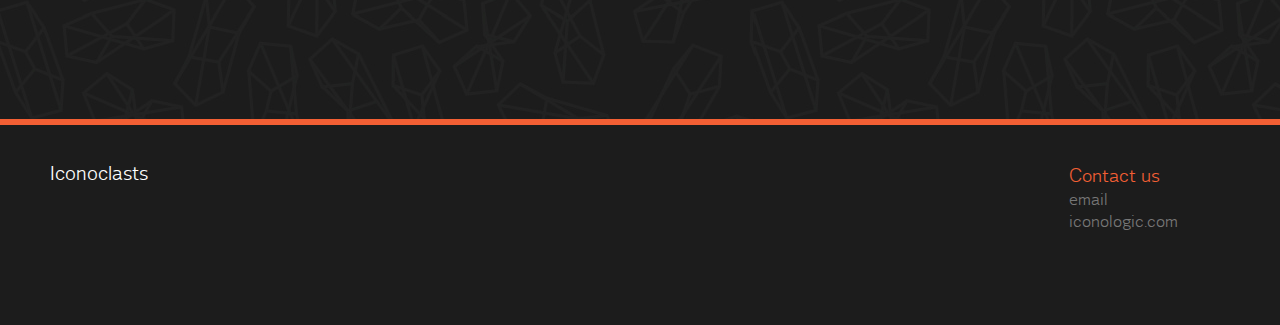
<file: blog-armineh.html>
<!DOCTYPE html>
<html lang="en">
  <head>
    <meta charset="utf-8">
    <title>Iconoclasts, Summer 2013</title>
    <meta name="viewport" content="width=device-width, initial-scale=1.0">
    <meta name="description" content="">
    <meta name="author" content="">

    <!-- Le styles -->
    <link href="css/bootstrap.css" rel="stylesheet">
    <!--<style type="text/css">
      body {
        padding-top: 60px;
        padding-bottom: 40px;
      }
    </style> -->
    <!--[if IE 7]>
      <link href="css/font-awesome-ie7.min.css" rel="stylesheet">
    <![endif]-->
    <link href="fontVoice/fonts-stylesheet.css" rel="stylesheet">
    <link href="css/prism.css" rel="stylesheet">
    <link href="css/font-awesome.min.css" rel="stylesheet">
    <link href="css/responsive.css" rel="stylesheet">

    <!-- HTML5 shim, for IE6-8 support of HTML5 elements -->
    <!--[if lt IE 9]>
      <script src="js/html5shiv.js"></script>
    <![endif]-->

    <!-- Fav and touch icons -->
    <!-- <link rel="apple-touch-icon-precomposed" sizes="144x144" href="ico/apple-touch-icon-144-precomposed.png">
    <link rel="apple-touch-icon-precomposed" sizes="114x114" href="ico/apple-touch-icon-114-precomposed.png">
      <link rel="apple-touch-icon-precomposed" sizes="72x72" href="ico/apple-touch-icon-72-precomposed.png">
                    <link rel="apple-touch-icon-precomposed" href="ico/apple-touch-icon-57-precomposed.png">
                                   <link rel="shortcut icon" href="ico/favicon.png"> -->
  </head>

  <body data-target=".navbar" data-spy="affix-top" data-offset-top="200" id="blog">

    <div class="navbar navbar-inverse myNav">
      <div class="navbar-inner">
        <div class="container navContainer">
          <button type="button" class="btn btn-navbar" data-toggle="collapse" data-target=".nav-collapse">
            <span class="icon-bar"></span>
            <span class="icon-bar"></span>
            <span class="icon-bar"></span>
          </button>
          <a class="brand" href="index.html">
            <h1><img src="img/logoWhite.png" height="19" width="115" alt="title" /></h1>
          </a>
          <div class="nav-collapse collapse">
            <ul class="nav teamNav">
              <li><a href="blog-andrew.html" class="navColord active">Andrew</a></li>
              <li><a href="blog-armineh.html" class="navColord active">Armineh</a></li>
              <li><a href="blog-kobi.html" class="navColord">Kobi</a></li>
              <li><a href="blog-tracee.html" class="navColord">Tracee</a></li>
              <li><a href="blog-trip.html" class="navColord">Trip</a></li>
              <!-- <li><a href="#" class="navColor">The Result</a></li> -->
            </ul>
            <ul class="socialHeader">
              <li>
                <a href="http://instagram.com/iconoclastshq" target="_blank"><i class="icon-instagram icon-2x"></i></a>
              </li>
              <li>
                <a href="https://www.facebook.com/iconoclastsHQ" target="_blank"><i class="icon-facebook-sign icon-2x"></i></a>
              </li>
              <li>
                <a href="https://twitter.com/iconologic" target="_blank"><i class="icon-twitter-sign icon-2x"></i></a>
              </li>
            </ul>
          </div><!--/.nav-collapse -->
        </div>
      </div>
    </div>

    <!-- Main hero unit for a primary marketing message or call to action -->
    <div class="row-fluid">
      <div class="span12" id="memberHero">
        <img src="img/armineh.jpg" class="profilePic" alt="blog img">
      </div>
    </div><!-- /row-fluid -->

    <div id="myCarouselTo" class="carousel slide">

      <!-- Carousel items -->
      <div class="carousel-inner">

        <div class="active item" id="1">

          <div class="row-fluid">
            <div class="span5"></div>

            <div class="span7 rightSideContentContainer">
              <h1>Armineh's Iconoclast-ic Reflection</h1>
              <p class="postBy">By <a href="armineh.html">Armineh Moghasasi</a> on August 1, 2013</p>

              <p class="copyContent">When I first entered the building, I felt like Alice in Wonderland and I was ready to embrace new experiences.  I didn’t want to hold any particular expectations that could prevent me from absorbing the full excitement of the moment.</p>

              <p class="copyContent">Design and color are two elements which give meaning to my life.  At Iconologic, I suddenly found myself in an environment where these dynamics could be my focus.  During my time at Iconologic, I had countless opportunities to manifest the things that bounced around in my imagination.</p>

              <p class="copyContent">One of these projects include a storyboard I sketched for an experimental video Iconologic was producing for a client.</p>

              <p class="copyContent">I also prepared a video and VJ’d  for our July 12th is a Big Deal Party, designed and animated characters for Design Camp, and assisted my mentor with storyboarding for another client and designing gif animations.</p>

              <p class="copyContent">I wasn’t expecting to have the opportunity to do so much exciting work, but I have learned that being open to experience leads you to a world of possibilities and creativity. My time here has been greatly fulfilling and rewarding, and I am grateful for it.</p>

              <ul class="blogPostBottomLinks">
                <li class="viewProfile"><a href="armineh.html">View Profile</a></li>
              </ul>
            </div>

          </div><!-- /row-fluid -->

        </div>

        <div class="item" id="2">

          <div class="row-fluid">
            <div class="span5"></div>

            <div class="span7 rightSideContentContainer">
              <h1>The Drawing Diva Strikes!</h1>
              <p class="postBy">By <a href="armineh.html">Armineh Moghasasi</a> on August 1, 2013</p>

              <p class="copyContent">A storyboard that I sketched for an experimental video that Iconologic produced for a client at the beginning of my journey at Iconologic.</p>

              <img src="img/drawingDiva1.jpg" class="blogContentImg" alt="blog img"  height="343" width="457" />

              <img src="img/drawingDiva2.jpg" class="blogContentImg" alt="blog img"  height="343" width="457" />

              <img src="img/drawingDiva3.jpg" class="blogContentImg" alt="blog img"  height="343" width="457" />

              <ul class="blogPostBottomLinks">
                <li class="viewProfile"><a href="armineh.html">View Profile</a></li>
              </ul>
            </div>

          </div><!-- /row-fluid -->

        </div>

        <div class="item" id="3">

          <div class="row-fluid">
            <div class="span5"></div>

            <div class="span7 rightSideContentContainer">
              <h1>Iconoclasts...</h1>
              <p class="postBy">By <a href="armineh.html">Armineh Moghasasi</a> on August 1, 2013</p>

              <p class="copyContent">Flashing colors, a middle finger, and a potato looking object – these were the images that introduced me to this eclectic program. I believe that we are suppose to create fresh ideas by enhancing simplicity to the fullest.</p>

              <img src="img/blogIconoclasts.jpg" class="blogContentImg" alt="blog img"  height="111" width="457" />

              <ul class="blogPostBottomLinks">
                <li class="viewProfile"><a href="armineh.html">View Profile</a></li>
              </ul>
            </div>

          </div><!-- /row-fluid -->

        </div>

        <div class="item" id="4">

          <div class="row-fluid">
            <div class="span5"></div>

            <div class="span7 rightSideContentContainer">
              <h1>July 12th Motion Graphics</h1>
              <p class="postBy">By <a href="armineh.html">Armineh Moghasasi</a> on August 1, 2013</p>

              <p class="copyContent"><a href="https://vimeo.com/73864360" target="_blank">http://vimeo.com/73864360</a></p>
    
              <ul class="blogPostBottomLinks">
                <li class="viewProfile"><a href="armineh.html">View Profile</a></li>
              </ul>
            </div>

          </div><!-- /row-fluid -->

        </div>

        <div class="item" id="5">

          <div class="row-fluid">
            <div class="span5"></div>

            <div class="span7 rightSideContentContainer">
              <h1>Mind Tricks</h1>
              <p class="postBy">By <a href="armineh.html">Armineh Moghasasi</a> on August 1, 2013</p>

              <p class="copyContent">What a group of 5 Original Thinkers from completely different walks of life mentally smashed together looks like. Thanks Drawing Diva.</p>

              <img src="img/drawingDiva.jpg" class="blogContentImg" alt="blog img"  height="446" width="457" />
    
              <ul class="blogPostBottomLinks">
                <li class="viewProfile"><a href="armineh.html">View Profile</a></li>
              </ul>
            </div>

          </div><!-- /row-fluid -->

        </div>

      </div>

    <!-- Carousel nav -->
    <a class="carousel-control left" href="#myCarouselTo" data-slide="prev">&lsaquo;</a>
    <a class="carousel-control right" href="#myCarouselTo" data-slide="next">&rsaquo;</a>

    </div><!-- /carousel -->

    <footer>
      <p class="footerLogo"><a href="index.html#hero">Iconoclasts</a></p>

      <ul class="contactInfo">
        <li class="footerListHeader">Contact us</li>
        <li><a href="mailto:iconoclasts@iconologic.com" target="_blank">email</a></li>
        <li><a href="http://iconologic.com" target="_blank">iconologic.com</a></li>
      </ul>

    </footer>



    <!-- Le javascript
    ================================================== -->
    <!-- Placed at the end of the document so the pages load faster -->
    <script src="js/bootstrap/jquery.js"></script>
    <script src="js/bootstrap/bootstrap.min.js"></script>
    <script src="js/action.js"></script>

    <script>
      $(function () {
        $('#myCarouselTo').carousel({
          interval: false
        });
      });
    </script>

    <!-- <script>
      (function(i,s,o,g,r,a,m){i['GoogleAnalyticsObject']=r;i[r]=i[r]||function(){
      (i[r].q=i[r].q||[]).push(arguments)},i[r].l=1*new Date();a=s.createElement(o),
      m=s.getElementsByTagName(o)[0];a.async=1;a.src=g;m.parentNode.insertBefore(a,m)
      })(window,document,'script','//www.google-analytics.com/analytics.js','ga');

      ga('create', 'UA-7543288-33', 'iconoclasts.us');

      ga('send', 'pageview');

    </script> -->

  </body>
</html>
</file>
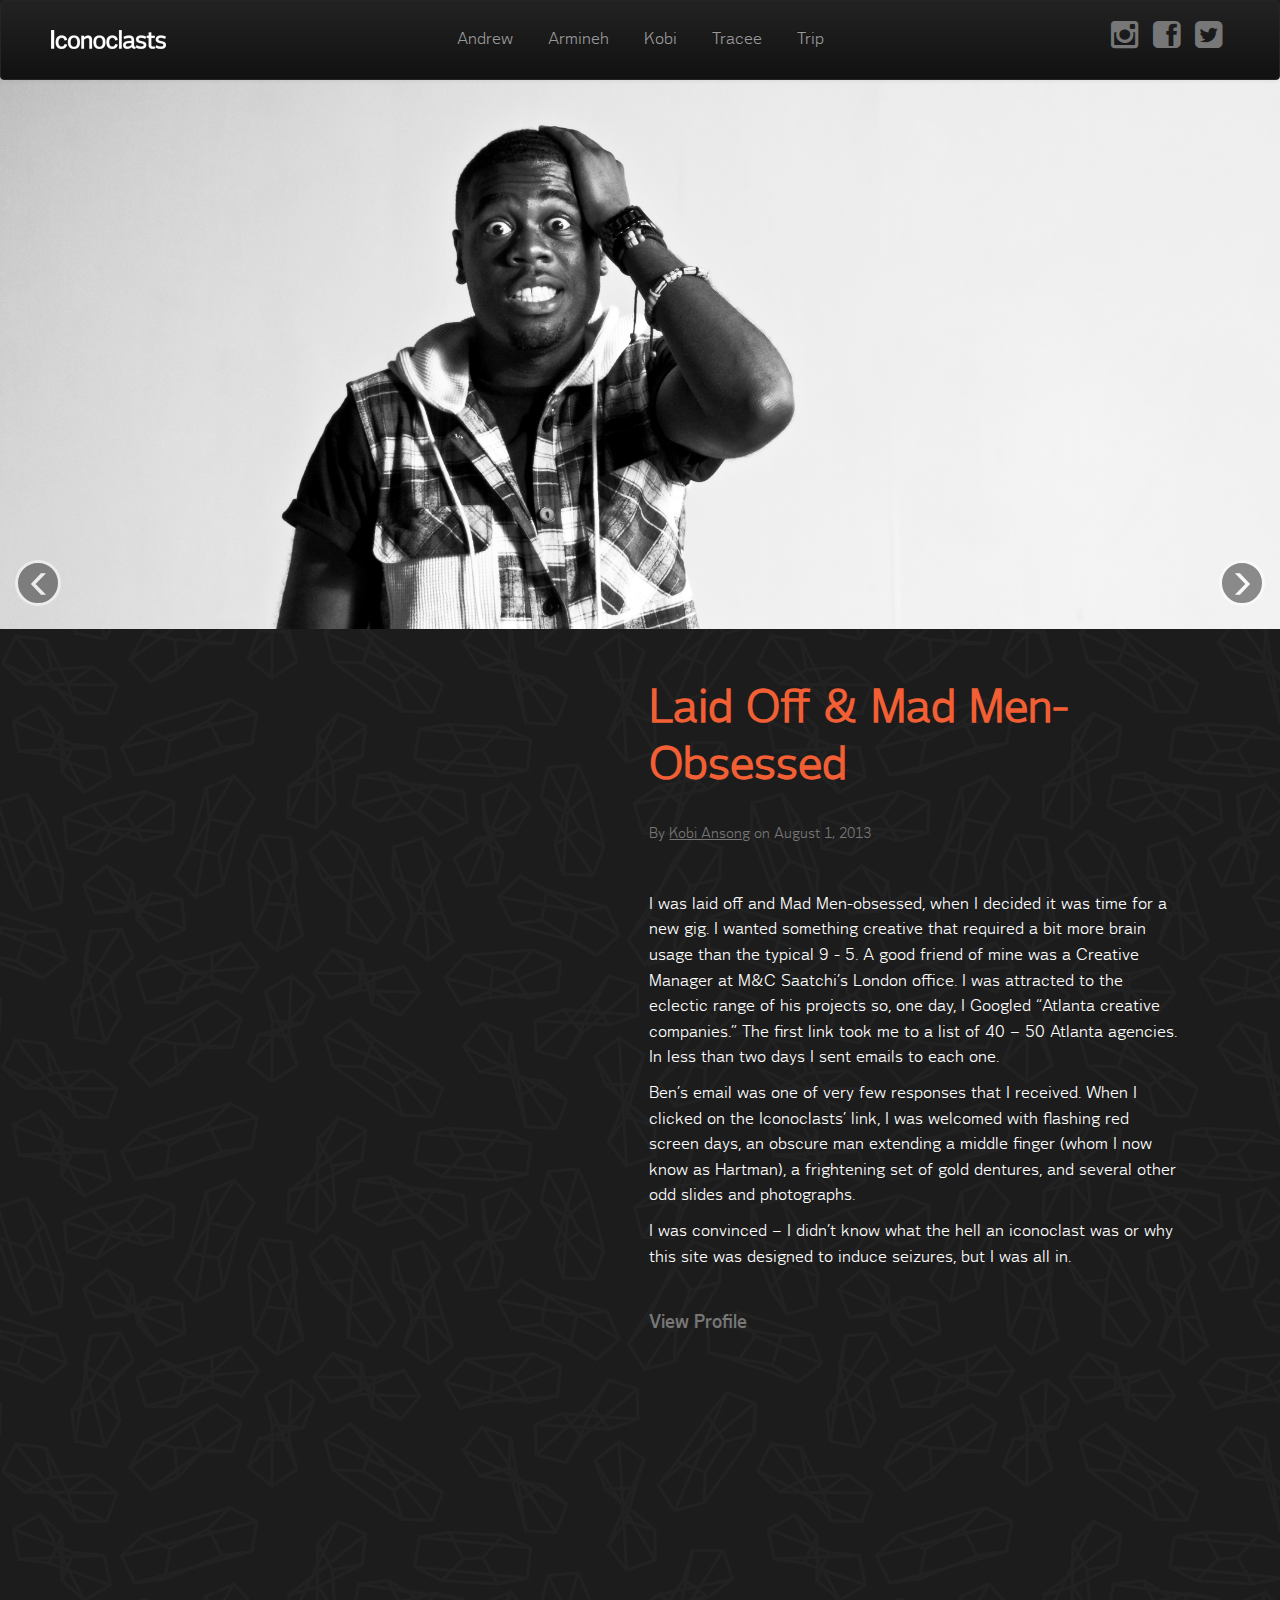
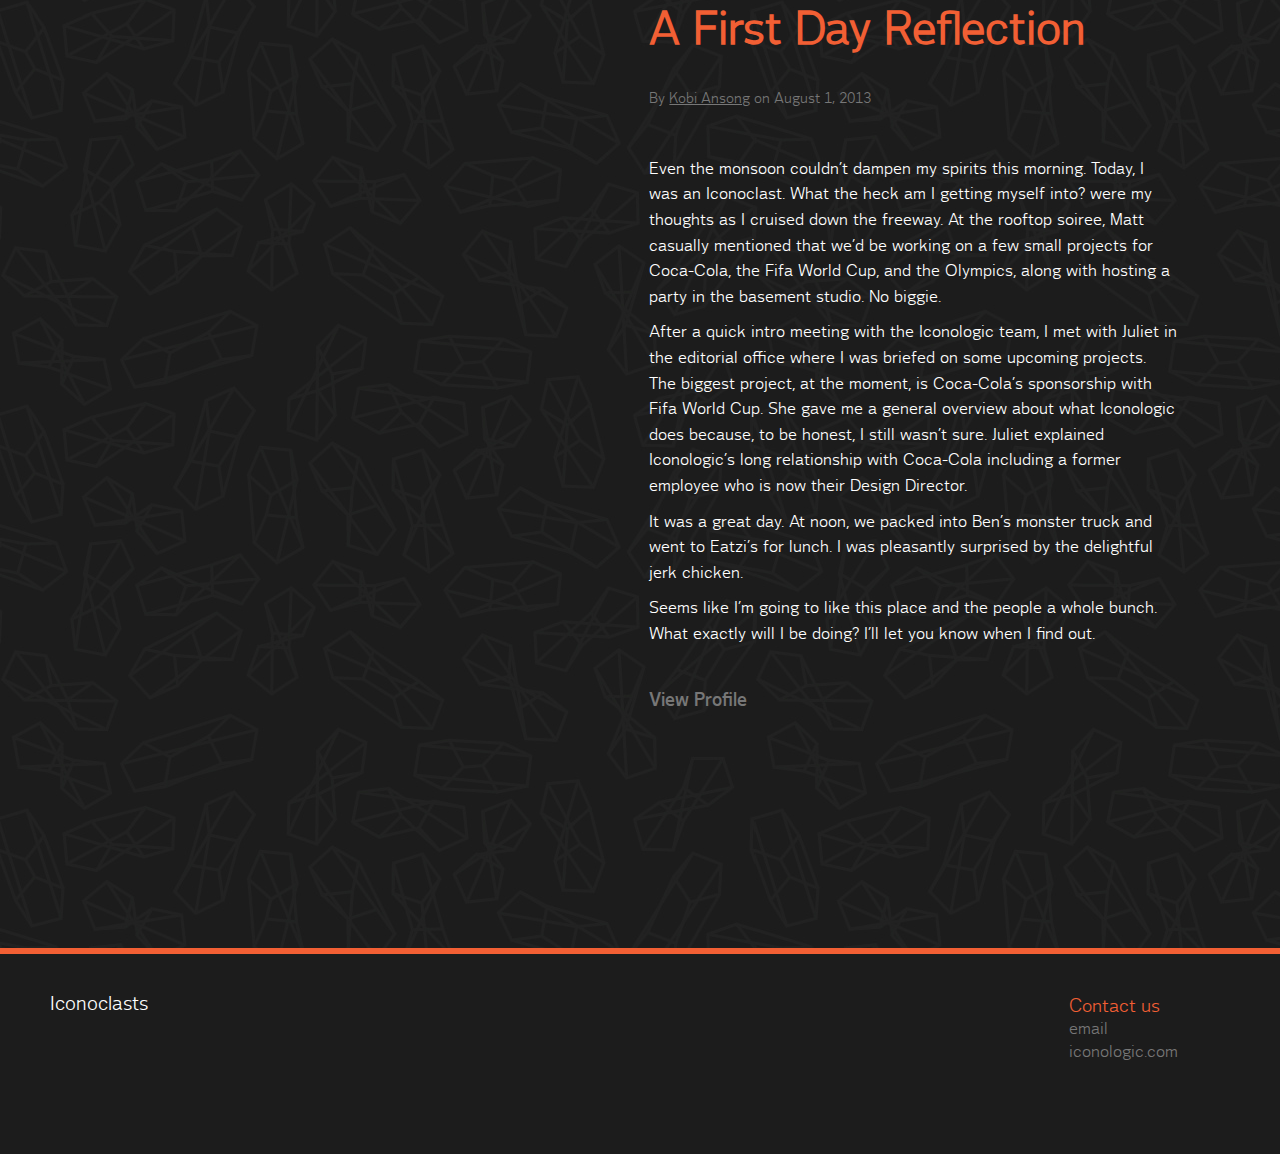
<file: blog-kobi.html>
<!DOCTYPE html>
<html lang="en">
  <head>
    <meta charset="utf-8">
    <title>Iconoclasts, Summer 2013</title>
    <meta name="viewport" content="width=device-width, initial-scale=1.0">
    <meta name="description" content="">
    <meta name="author" content="">

    <!-- Le styles -->
    <link href="css/bootstrap.css" rel="stylesheet">
    <!--<style type="text/css">
      body {
        padding-top: 60px;
        padding-bottom: 40px;
      }
    </style> -->
    <!--[if IE 7]>
      <link href="css/font-awesome-ie7.min.css" rel="stylesheet">
    <![endif]-->
    <link href="fontVoice/fonts-stylesheet.css" rel="stylesheet">
    <link href="css/font-awesome.min.css" rel="stylesheet">
    <link href="css/responsive.css" rel="stylesheet">

    <!-- HTML5 shim, for IE6-8 support of HTML5 elements -->
    <!--[if lt IE 9]>
      <script src="js/html5shiv.js"></script>
    <![endif]-->

    <!-- Fav and touch icons -->
    <!-- <link rel="apple-touch-icon-precomposed" sizes="144x144" href="ico/apple-touch-icon-144-precomposed.png">
    <link rel="apple-touch-icon-precomposed" sizes="114x114" href="ico/apple-touch-icon-114-precomposed.png">
      <link rel="apple-touch-icon-precomposed" sizes="72x72" href="ico/apple-touch-icon-72-precomposed.png">
                    <link rel="apple-touch-icon-precomposed" href="ico/apple-touch-icon-57-precomposed.png">
                                   <link rel="shortcut icon" href="ico/favicon.png"> -->
  </head>

  <body data-target=".navbar" data-spy="affix-top" data-offset-top="200" id="blog">

    <div class="navbar navbar-inverse myNav">
      <div class="navbar-inner">
        <div class="container navContainer">
          <button type="button" class="btn btn-navbar" data-toggle="collapse" data-target=".nav-collapse">
            <span class="icon-bar"></span>
            <span class="icon-bar"></span>
            <span class="icon-bar"></span>
          </button>
          <a class="brand" href="index.html">
            <h1><img src="img/logoWhite.png" height="19" width="115" alt="title" /></h1>
          </a>
          <div class="nav-collapse collapse">
            <ul class="nav teamNav">
              <li><a href="blog-andrew.html" class="navColord active">Andrew</a></li>
              <li><a href="blog-armineh.html" class="navColord active">Armineh</a></li>
              <li><a href="blog-kobi.html" class="navColord">Kobi</a></li>
              <li><a href="blog-tracee.html" class="navColord">Tracee</a></li>
              <li><a href="blog-trip.html" class="navColord">Trip</a></li>
              <!-- <li><a href="#" class="navColor">The Result</a></li> -->
            </ul>
            <ul class="socialHeader">
              <li>
                <a href="http://instagram.com/iconoclastshq" target="_blank"><i class="icon-instagram icon-2x"></i></a>
              </li>
              <li>
                <a href="https://www.facebook.com/iconoclastsHQ" target="_blank"><i class="icon-facebook-sign icon-2x"></i></a>
              </li>
              <li>
                <a href="https://twitter.com/iconologic" target="_blank"><i class="icon-twitter-sign icon-2x"></i></a>
              </li>
            </ul>
          </div><!--/.nav-collapse -->
        </div>
      </div>
    </div>

    <!-- Main hero unit for a primary marketing message or call to action -->
    <div class="row-fluid">
      <div class="span12" id="memberHero">
        <img src="img/kobi2.jpg" class="profilePic" alt="blog img">
      </div>
    </div><!-- /row-fluid -->

    <div id="myCarouselTo" class="carousel slide">

      <!-- Carousel items -->
      <div class="carousel-inner">

        <div class="active item" id="1">

          <div class="row-fluid">
            <div class="span5"></div>

            <div class="span7 rightSideContentContainer">
              <h1>Laid Off &#38; Mad Men-Obsessed</h1>
              <p class="postBy">By <a href="kobi.html">Kobi Ansong</a> on August 1, 2013</p>

              <p class="copyContent">I was laid off and Mad Men-obsessed, when I decided it was time for a new gig. I wanted something creative that required a bit more brain usage than the typical 9 - 5. A good friend of mine was a Creative Manager at M&#38;C Saatchi’s London office. I was attracted to the eclectic range of his projects so, one day, I Googled “Atlanta creative companies.” The first link took me to a list of 40 – 50 Atlanta agencies. In less than two days I sent emails to each one.</p>

              <p class="copyContent">Ben’s email was one of very few responses that I received. When I clicked on the Iconoclasts’ link, I was welcomed with flashing red screen days, an obscure man extending a middle finger (whom I now know as Hartman), a frightening set of gold dentures, and several other odd slides and photographs.</p>

              <p class="copyContent">I was convinced – I didn’t know what the hell an iconoclast was or why this site was designed to induce seizures, but I was all in.</p>

              <ul class="blogPostBottomLinks">
                <li class="viewProfile"><a href="kobi.html">View Profile</a></li>
              </ul>
            </div>

          </div><!-- /row-fluid -->

        </div>

        <div class="active item" id="2">

          <div class="row-fluid">
            <div class="span5"></div>

            <div class="span7 rightSideContentContainer">
              <h1>A First Day Reflection</h1>
              <p class="postBy">By <a href="kobi.html">Kobi Ansong</a> on August 1, 2013</p>

              <p class="copyContent">Even the monsoon couldn’t dampen my spirits this morning. Today, I was an Iconoclast. What the heck am I getting myself into? were my thoughts as I cruised down the freeway. At the rooftop soiree, Matt casually mentioned that we’d be working on a few small projects for Coca-Cola, the Fifa World Cup, and the Olympics, along with hosting a party in the basement studio. No biggie.</p>

              <p class="copyContent">After a quick intro meeting with the Iconologic team, I met with Juliet in the editorial office where I was briefed on some upcoming projects. The biggest project, at the moment, is Coca-Cola’s sponsorship with Fifa World Cup. She gave me a general overview about what Iconologic does because, to be honest, I still wasn’t sure. Juliet explained Iconologic’s long relationship with Coca-Cola including a former employee who is now their Design Director. </p>

              <p class="copyContent">It was a great day. At noon, we packed into Ben’s monster truck and went to Eatzi’s for lunch. I was pleasantly surprised by the delightful jerk chicken.</p>

              <p class="copyContent">Seems like I’m going to like this place and the people a whole bunch. What exactly will I be doing? I’ll let you know when I find out.</p>

              <ul class="blogPostBottomLinks">
                <li class="viewProfile"><a href="kobi.html">View Profile</a></li>
              </ul>
            </div>

          </div><!-- /row-fluid -->

        </div>

        <div class="item" id="3">

          <div class="row-fluid">
            <div class="span5"></div>

            <div class="span7 rightSideContentContainer">
              <h1>Rooftop Cookout - Don't Mind if I Do</h1>
              <p class="postBy">By <a href="kobi.html">Kobi Ansong</a> on August 1, 2013</p>

              <p class="copyContent">Busy, busy, busy. I have an inkling that tons of meetings are going to be a thing here. I met with my fellow Iconoclasts in order to discuss our upcoming projects: basement event, and most importantly, our Iconoclast documentation. Matt heavily suggested forming a blog, and we agreed. The idea is to host the blog on the Iconoclast site in order to give future Iconoclasts something to look at and learn from. The meeting was all over the place at first, since we’re a group of crazy creatives, but we were able to focus and develop some concrete ideas.</p>

              <img src="img/team.jpg" class="blogContentImg" alt="blog img" width="457" height="457" />

              <p class="copyContent">The next thing on our list of majorly important tasks was the farewell rooftop cookout for longtime Iconologic designer, Elise. The weather was perfect and the macaroni-n-cheese, steamy beans, juicy burgers, plump hot dogs, and the side of crispy bacon wasn’t shabby either.</p>

              <img src="img/rooftop1.jpg" class="blogContentImg" alt="blog img" width="457" height="343" />

              <p class="copyContent">Rather than my typical post cookout brew and subsequent food-comatose, I actually had work to do.  Matt invited us to sit in on an impromptu meeting for a possible counter pitch to Coca-Cola. Without going into too much detail, my takeaway is that in order to succeed in this industry, you have to be an opportunist.</p>

              <img src="img/rooftop3.jpg" class="blogContentImg" alt="blog img" width="457" height="343" />

              <img src="img/rooftop4.jpg" class="blogContentImg" alt="blog img" width="457" height="343" />

              <ul class="blogPostBottomLinks">
                <li class="viewProfile"><a href="kobi.html">View Profile</a></li>
              </ul>
            </div>

          </div><!-- /row-fluid -->

        </div>

        <div class="item" id="4">

          <div class="row-fluid">
            <div class="span5"></div>

            <div class="span7 rightSideContentContainer">
              <h1>Great Expectations</h1>
              <p class="postBy">By <a href="kobi.html">Kobi Ansong</a> on August 1, 2013</p>

              <p class="copyContent">I decided to sit down with myself and reflect on what the future of Iconoclast may look like. Check out the candid (and rather unconventional) conversation below:</p>

              <p class="copyContent">What will I gain from Iconoclasts?</p>

              <p class="copyContent">I expect to gain an appreciation for sleep.</p>

              <img src="img/greatExpectations.jpg" class="blogContentImg" alt="blog img" width="457" height="293" />

              <p class="copyContent">I will also gain valuable mentors and connections to extremely talented people. I’ll learn how to juggle multiple projects and deadlines. Iconologic is renown for recruiting the most talented young creatives in Atlanta and developing their raw skills while teaching them the biz. The most important thing that I can do as an Iconoclast is learning a lesson from every single person under this award-winning roof (seriously, the architecture here is awesome).</p>

              <p class="copyContent">How should describe this experience thus far?<br />
              So far, it’s been a whirlwind. My last job was on of those come-in-at-nine-and-shut-your-brain-off-and-do-mindless-activities-until-five-and-try-your-hardest-to-make-time-move-as-fast-as-possible-but-it-never-works-because-each-day-feels-like-an-eternity type of job. It was a great place with great people, but I wasn’t being creatively challenged. At Iconologic, “being creatively challenged” is like saying China has a lot of people – it’s a massive understatement. In less than two weeks, I’ve been forced to bend my minds in ways that I never have in my entire life.</p>

              <p class="copyContent">What am I looking forward to most about this experience?<br />
              More than anything, I’m looking forward to October when I’m sitting back reflecting on the things that we were able to accomplish.</p>
    
              <ul class="blogPostBottomLinks">
                <li class="viewProfile"><a href="kobi.html">View Profile</a></li>
              </ul>
            </div>

          </div><!-- /row-fluid -->

        </div>

        <div class="item" id="5">

          <div class="row-fluid">
            <div class="span5"></div>

            <div class="span7 rightSideContentContainer">
              <h1>Bloody Sunday - An Awful Media Production</h1>
              <p class="postBy">By <a href="kobi.html">Kobi Ansong</a> on August 1, 2013</p>

              <p class="copyContent"><iframe width="457" height="257" src="http://www.youtube.com/embed/OkPyjkK9ICs" frameborder="0"allowfullscreen></iframe></p>

              <p class="copyContent">The bloody footage is promo material for Awful Media’s Shade, a monthly party at Sound Table’s Space 2, a venue located in Downtown’s burgeoning music and party scenes, Edgewood Avenue. The July 25th party promo video was hosted by Awful Media Creative Director, Morian Thomas, our friend Tara, and myself for our birthdays. Each month Awful Media produces a promotional teaser film as an alternative to the typical party flyers.</p>

              <img src="img/bloodySunday1.jpg" class="blogContentImg" alt="blog img" width="457" height="343" />

              <p class="copyContent">“I chose films because its the best way to grab the attention of my generation and our ever-growing attention deficits. Thirty seconds of promo and your enthralled,” said Thomas.</p>

              <img src="img/bloodySunday2.jpg" class="blogContentImg" alt="blog img" width="457" height="609" />

              <p class="copyContent">Awful Media is a creative and eclectic group of music producers, visual artists, photographers, and filmmakers that combine their talents to execute the most original projects. They’ve collaborated with the likes of W Hotel, ESPNU, Universal Records, and more.</p>

              <img src="img/bloodySunday3.jpg" class="blogContentImg" alt="blog img" width="457" height="609" />
    
              <ul class="blogPostBottomLinks">
                <li class="viewProfile"><a href="kobi.html">View Profile</a></li>
              </ul>
            </div>

          </div><!-- /row-fluid -->

        </div>

        <div class="item" id="6">

          <div class="row-fluid">
            <div class="span5"></div>

            <div class="span7 rightSideContentContainer">
              <h1>Colors, Dancers, &#38; Cameras - A Behind-the-Scenes Look</h1>
              <p class="postBy">By <a href="kobi.html">Kobi Ansong</a> on August 1, 2013</p>

              <p class="copyContent">From July 15 - Jul 18, the Iconologic team worked hard to film a promotional video for a client. The concept was to shoot a short video that utilizes colors to tell a special story of rebirth. Here are some shots from the final day on set, enjoy.</p>

              <img src="img/greenScreen.jpg" class="blogContentImg" alt="blog img" width="457" height="609" />

              <img src="img/dancer1.jpg" class="blogContentImg" alt="blog img" width="457" height="343" />

              <img src="img/dancer2.jpg" class="blogContentImg" alt="blog img" width="457" height="343" />

              <img src="img/dancer3.jpg" class="blogContentImg" alt="blog img" width="457" height="609" />
    
              <ul class="blogPostBottomLinks">
                <li class="viewProfile"><a href="kobi.html">View Profile</a></li>
              </ul>
            </div>

          </div><!-- /row-fluid -->

        </div>

        <div class="item" id="7">

          <div class="row-fluid">
            <div class="span5"></div>

            <div class="span7 rightSideContentContainer">
              <h1>What's an Iconoclast?</h1>
              <p class="postBy">By <a href="kobi.html">Kobi Ansong</a> on August 1, 2013</p>

              <p class="copyContent">An Iconoclast is a person who attacks cherished beliefs or institutions. They are radicals, gadflies, oddballs, neophytes, and revolutionaries. Steve Jobs fearlessly challenged tech’s status quo by earnestly focusing on user experience by seamlessly infusing hardware and software. Jean-Michel Basquiat never followed the standard. When graffiti artists were essentially writing their names and marking territories, Basquiat was filling walls with poetic lines full of social commentary. In a time when African-Americans were more known for their athletic skills and musical talents, Basquiat revolutionized the art world with riveting work. These men are the epitome of Iconoclasts. They were original thinkers who did what others couldn’t imagine.</p>

              <img src="img/iconoclastsColor.jpg" class="blogContentImg" alt="blog img" width="457" height="342" />

              <p class="copyContent">The common denominator amongst these men were that they were not afraid to think differently. In a world full of cliches and redundancy, can we, the Iconoclasts of summer 2013, dare to think outside of the world’s constraints?</p>
    
              <ul class="blogPostBottomLinks">
                <li class="viewProfile"><a href="kobi.html">View Profile</a></li>
              </ul>
            </div>

          </div><!-- /row-fluid -->

        </div>

        <div class="item" id="8">

          <div class="row-fluid">
            <div class="span5"></div>

            <div class="span7 rightSideContentContainer">
              <h1>Another Brief Exchange with Evan Nyquist</h1>
              <p class="postBy">By <a href="kobi.html">Kobi Ansong</a> on August 1, 2013</p>

              <p class="copyContent">I met Evan on set of a video shoot. Iconologic enlisted Evan and his partner, Steve Dinozzi, because the video required visual effects, one of their many specialties. The concept was to shoot a short video that utilizes color to tell a special story of rebirth. When the four-day shoot was a wrap, I asked the guys some questions on camera about their experience on set for a behind-the-scenes package that we were putting together. The short conversation with Evan left me with new insight and a few quotables. So, when our site was ready for some iconoclastic content, I knew it was time for - another brief exchange with Evan Nyquist.</p>

              <img src="img/evan2.jpg" class="blogContentImg" alt="blog img" width="457" height="366" />

              <p class="copyContent">Evan Nyquist is an Atlanta-based digital/fine artist, according to his LinkedIn (though, I’d say the title is a bit modest). In the last four years, he’s worked with Turner Studios/Creative Services and, more recently, teamed up with Steve to do the visual FX and motion graphics on music videos for Will.i.am, Mac Miller, and Maroon 5—the latter has amassed over 19 million YouTube hits.</p>

              <img src="img/evan1.jpg" class="blogContentImg" alt="blog img" width="457" height="559" />

              <p class="copyContent">From Maroon 5’s Love Somebody, watch <a href="http://www.youtube.com/watch?v=MU8B4XDI3Uw" target="_blank" class="blogLinkSpecial">here.</a></p>

              <p class="copyContent">Aside from film, editing, visual effects, graphic motion, design, and illustration, Evan can spit out middle school poster quotes like watermelon seeds. So much so, that Steve dubbed them “Evan’s Nike Quotes”.</p>

              <img src="img/evan3.jpg" class="blogContentImg" alt="blog img" width="457" height="237" />

              <p class="copyContent">“Watching a master be masterful is the pinnacle of learning.”</p>

              <p class="copyContent">Yup, let it sink in.</p>

              <p class="copyContent">This gem emerged while Evan explained the significance of surrounding yourself with people that you can learn from. He put it frankly: “I love being around people who are better than me.”</p>

              <img src="img/evan4.jpg" class="blogContentImg" alt="blog img" width="457" height="254" />

              <p class="copyContent">The idea is simple: every creative, artistic, or ambitious person should develop a relationship with someone who can be a mentor in order to maximize creative success.</p>

              <p class="copyContent">Right now, Evan is prepping his canvas for something he’s never painted before—launching a business. He always knew he required creative freedom in order to be content with his career. After developing a seamless working relationship with Steve on several projects, they knew starting an agency together would be a natural move.</p>

              <img src="img/evan5.jpg" class="blogContentImg" alt="blog img" width="457" height="584" />

              <p class="copyContent">According to Evan, artists are supposed to possess an inherent characteristic that contaminates everything he or she touches. From a life insurance company logo to street graffiti, artists should leave their mark on all of their work. Evan calls it “style and soul”.</p>

              <p class="copyContent">When I asked Evan to describe his own style and soul, the wordsmith, ironically struggled to find the right words. “I’d say sharp,” he said after several moments. “And, juicy too. Add juicy.”</p>

              <img src="img/evan6.jpg" class="blogContentImg" alt="blog img" width="457" height="365" />

              <p class="copyContent">Culture, creativity, and individualism were fixtures of life in Alphabet City, the East Village neighborhood where Evan spent half of his childhood.  Discovering art and fresh perspectives was never a problem for a young and adventurous Evan. He even recalls the legendary Kieth Haring selling pottery outside of his home.  Later in his childhood, Evan and his family relocated to Minneapolis, another progressive and artistic city that influenced his style and soul.</p>

              <p class="copyContent">Some times Evan is nostalgic about the old days as a child when his art and thoughts weren’t so clouded by the outside world. He believes that people often allow the universal online culture to perpetuate trends and diminish individuality.</p>

              <img src="img/evan7.jpg" class="blogContentImg" alt="blog img" width="457" height="235" />

              <p class="copyContent">“If I saw art that was bad, I closed my eyes or I looked to the ceiling,” Evan said about his days as a student at SCAD. “We’re being inspired whether we want to or not.” And, Evan refuses to be inspired by anything that will not convict him to create the most provoking art possible. </p>

              <img src="img/evan8.jpg" class="blogContentImg" alt="blog img" width="457" height="320" />
    
              <ul class="blogPostBottomLinks">
                <li class="viewProfile"><a href="kobi.html">View Profile</a></li>
              </ul>
            </div>

          </div><!-- /row-fluid -->

        </div>

        <div class="item" id="9">

          <div class="row-fluid">
            <div class="span5"></div>

            <div class="span7 rightSideContentContainer">
              <h1>Design Camp '13</h1>
              <p class="postBy">By <a href="kobi.html">Kobi Ansong</a> on August 1, 2013</p>

              <p class="copyContent">The week of July 29 - August 2 welcomed a new breed of creative and art directors, designers, illustrators, and innovators to Iconologic’s doorsteps. They weren’t students from Portfolio Center, Creative Circus, nor SCAD. They weren’t cradling heavy portfolios full of their years worth of work. In fact, none of them even have a driver’s liscense. Design Camp brought something to Iconologic that it was missing -- an untainted and unconstrained wealth of imagination that only a child can exude.</p>

              <img src="img/camp1.jpg" class="blogContentImg" alt="blog img" width="457" height="609" />

              <img src="img/camp2.jpg" class="blogContentImg" alt="blog img" width="457" height="457" />

              <img src="img/camp3.jpg" class="blogContentImg" alt="blog img" width="457" height="609" />

              <img src="img/camp4.jpg" class="blogContentImg" alt="blog img" width="457" height="609" />
    
              <ul class="blogPostBottomLinks">
                <li class="viewProfile"><a href="kobi.html">View Profile</a></li>
              </ul>
            </div>

          </div><!-- /row-fluid -->

        </div>

        <div class="item" id="10">

          <div class="row-fluid">
            <div class="span5"></div>

            <div class="span7 rightSideContentContainer">
              <h1>Olympic Review x Coca-Cola</h1>
              <p class="postBy">By <a href="kobi.html">Kobi Ansong</a> on August 1, 2013</p>

              <p class="copyContent">On my second day at the office Juliet hit me with the task of writing an ad for Coca-Cola in the Olympic Review, the official magazine of the Olympics. Coca-who, Olympic what?, I thought. It’s easy to be intimidated by iconic names such as Coke and the Olympics, but I learned quickly that to survive at a place like Iconologic, every morning you have to leave intimidation and fear in in the car. </p>

              <img src="img/olympic1.jpg" class="blogContentImg" alt="blog img" width="457" height="331" />

              <img src="img/olympic2.jpg" class="blogContentImg" alt="blog img" width="457" height="343" />

              <img src="img/olympic3.jpg" class="blogContentImg" alt="blog img" width="457" height="295" />
    
              <ul class="blogPostBottomLinks">
                <li class="viewProfile"><a href="kobi.html">View Profile</a></li>
              </ul>
            </div>

          </div><!-- /row-fluid -->

        </div>

        <div class="item" id="11">

          <div class="row-fluid">
            <div class="span5"></div>

            <div class="span7 rightSideContentContainer">
              <h1>Top 4 Essentials for Surviving a Day at Iconologic</h1>
              <p class="postBy">By <a href="kobi.html">Kobi Ansong</a> on August 1, 2013</p>

              <p class="copyContent">So, today’s you’re first day at Iconologic and you’re not sure what to expect. In fact, you may not even be sure what job duties are -- I know I didn’t. Well, here’s a list of the top four essentials you’ll need to make it at the infamous 40 Inwood.</p>

              <img src="img/essential1.jpg" class="blogContentImg" alt="blog img" width="457" height="168" />

              <h2>1. A Notebook</h2>

              <p class="copyContent">Won't a Macbook suffice? Why not an iPad? Those devices are cool and, in another design world, they may even suffice. But to survive a day at Iconologic, you'll need good-ole-fashioned blank paper bound in a book along with a writing apparatus.</p>

              <p class="copyContent">The creative meetings can be described as, for lack of a better word, intense. You'll be hurdled with perfectly clear objectives like "think outside the box" or "something that's never been done before". Sometimes it takes the movement of your hand on paper to keep your head from exploding.</p>

              <img src="img/essential2.jpg" class="blogContentImg" alt="blog img" width="457" height="211" />

              <h2>2. Sneakers</h2>

              <p class="copyContent">We know what you're thinking -- "sneakers have absolutely nothing to do with being creative or being successful at a brand identity firm." Maybe you're right, but, there's one thing they never tell you about before you get here -- the stairs. Believe us, there's a lot of them.</p>

              <img src="img/stairs1.jpg" class="blogContentImg" alt="blog img" width="457" height="343" />

              <img src="img/stairs2.jpg" class="blogContentImg" alt="blog img" width="457" height="472" />

              <img src="img/stairs3.jpg" class="blogContentImg" alt="blog img" width="457" height="343" />

              <img src="img/stairs4.jpg" class="blogContentImg" alt="blog img" width="457" height="343" />

              <img src="img/stairs5.jpg" class="blogContentImg" alt="blog img" width="457" height="343" />

              <h2>3. Alcohol</h2>

              <p class="copyContent">Obviously alcohol is great, but why it's an essential is still something we haven't quite put our fingers on. Whatever the reason, Iconologic keeps the fridge and cabinets fully stocked.</p>

              <img src="img/essential3.jpg" class="blogContentImg" alt="blog img" width="457" height="343" />

              <h2>4. Group iMessage</h2>

              <p class="copyContent">Group iMessages saves lives 'round these parts.</p>

              <img src="img/essential4.jpg" class="blogContentImg" alt="blog img" width="457" height="456" />
    
              <ul class="blogPostBottomLinks">
                <li class="viewProfile"><a href="kobi.html">View Profile</a></li>
              </ul>
            </div>

          </div><!-- /row-fluid -->

        </div>

      </div>

    <!-- Carousel nav -->
    <a class="carousel-control left" href="#myCarouselTo" data-slide="prev">&lsaquo;</a>
    <a class="carousel-control right" href="#myCarouselTo" data-slide="next">&rsaquo;</a>

    </div><!-- /carousel -->

    <footer>
      <p class="footerLogo"><a href="index.html#hero">Iconoclasts</a></p>

      <ul class="contactInfo">
        <li class="footerListHeader">Contact us</li>
        <li><a href="mailto:iconoclasts@iconologic.com" target="_blank">email</a></li>
        <li><a href="http://iconologic.com" target="_blank">iconologic.com</a></li>
      </ul>

    </footer>



    <!-- Le javascript
    ================================================== -->
    <!-- Placed at the end of the document so the pages load faster -->
    <script src="js/bootstrap/jquery.js"></script>
    <script src="js/bootstrap/bootstrap.min.js"></script>
    <script src="js/action.js"></script>

    <script>
      $(function () {
        $('#myCarouselTo').carousel({
          interval: false
        });
      });
    </script>

    <!-- <script>
      (function(i,s,o,g,r,a,m){i['GoogleAnalyticsObject']=r;i[r]=i[r]||function(){
      (i[r].q=i[r].q||[]).push(arguments)},i[r].l=1*new Date();a=s.createElement(o),
      m=s.getElementsByTagName(o)[0];a.async=1;a.src=g;m.parentNode.insertBefore(a,m)
      })(window,document,'script','//www.google-analytics.com/analytics.js','ga');

      ga('create', 'UA-7543288-33', 'iconoclasts.us');

      ga('send', 'pageview');

    </script> -->

  </body>
</html>
</file>
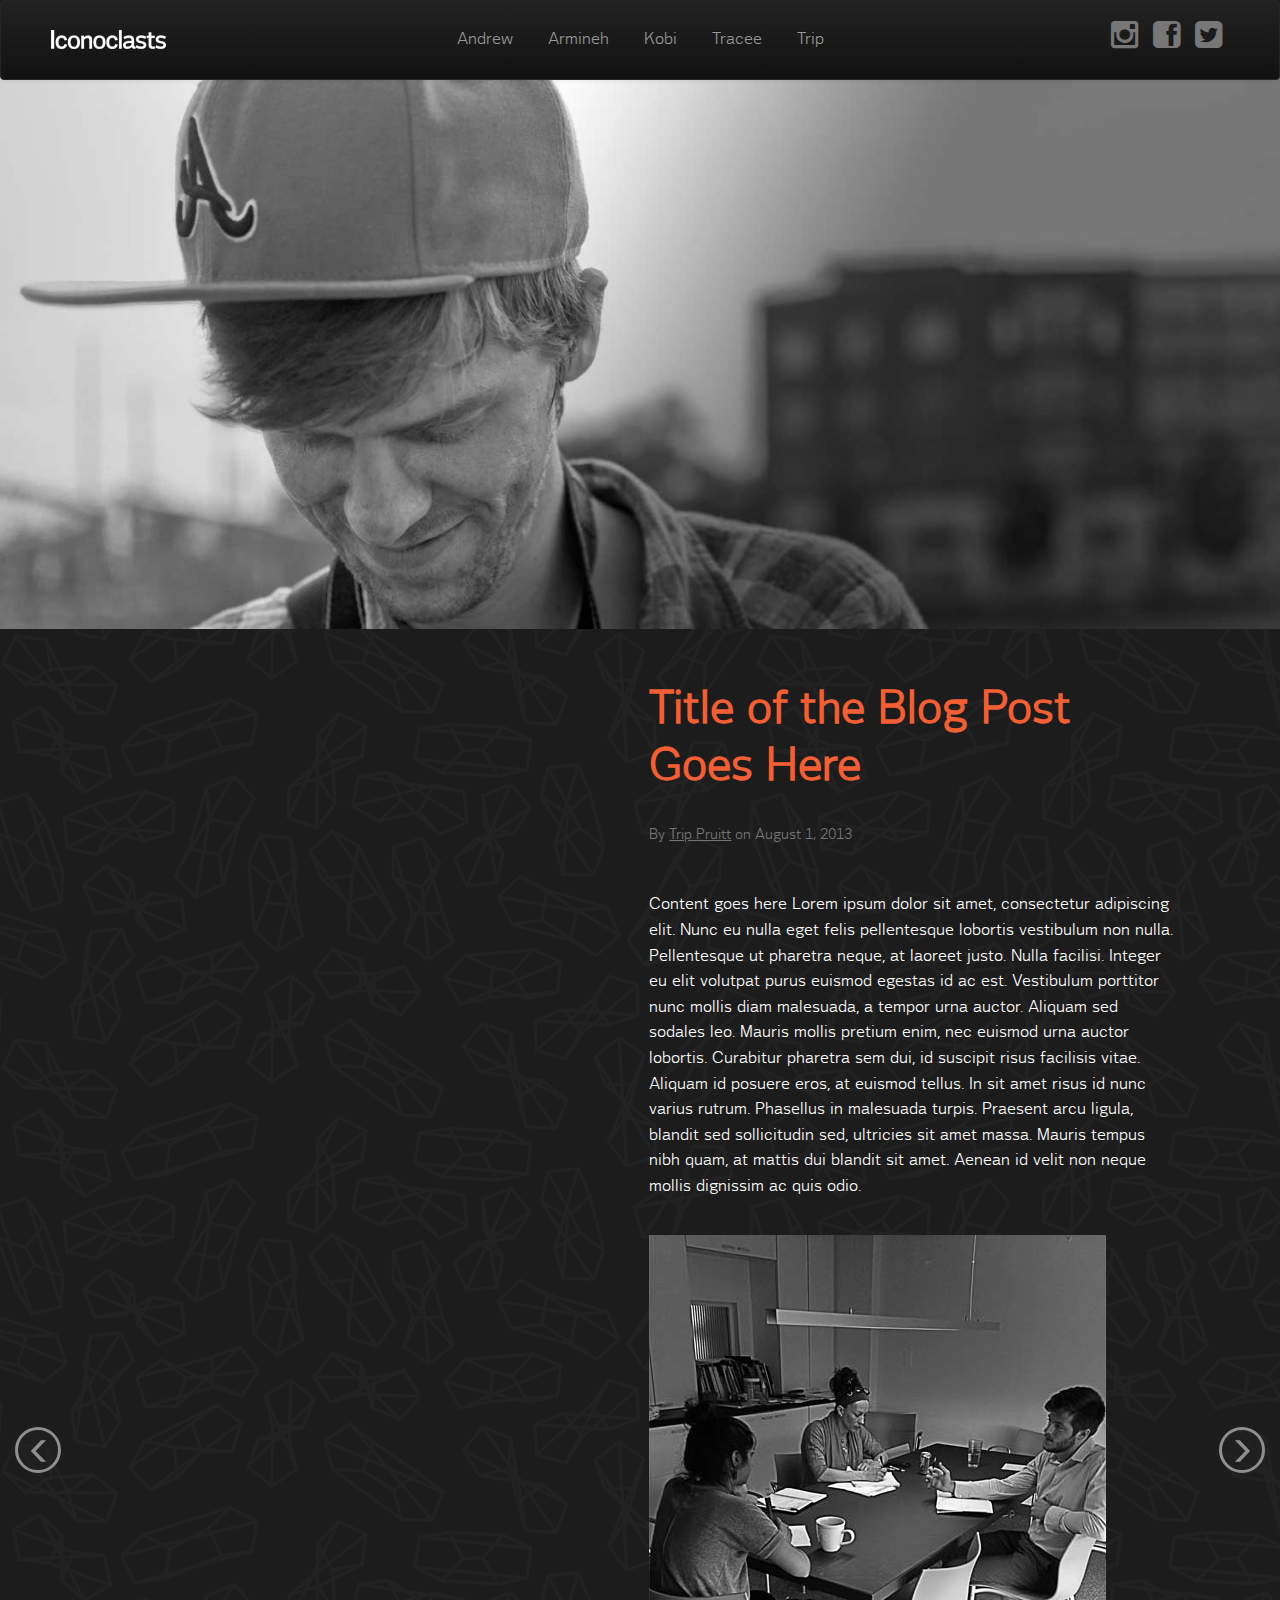
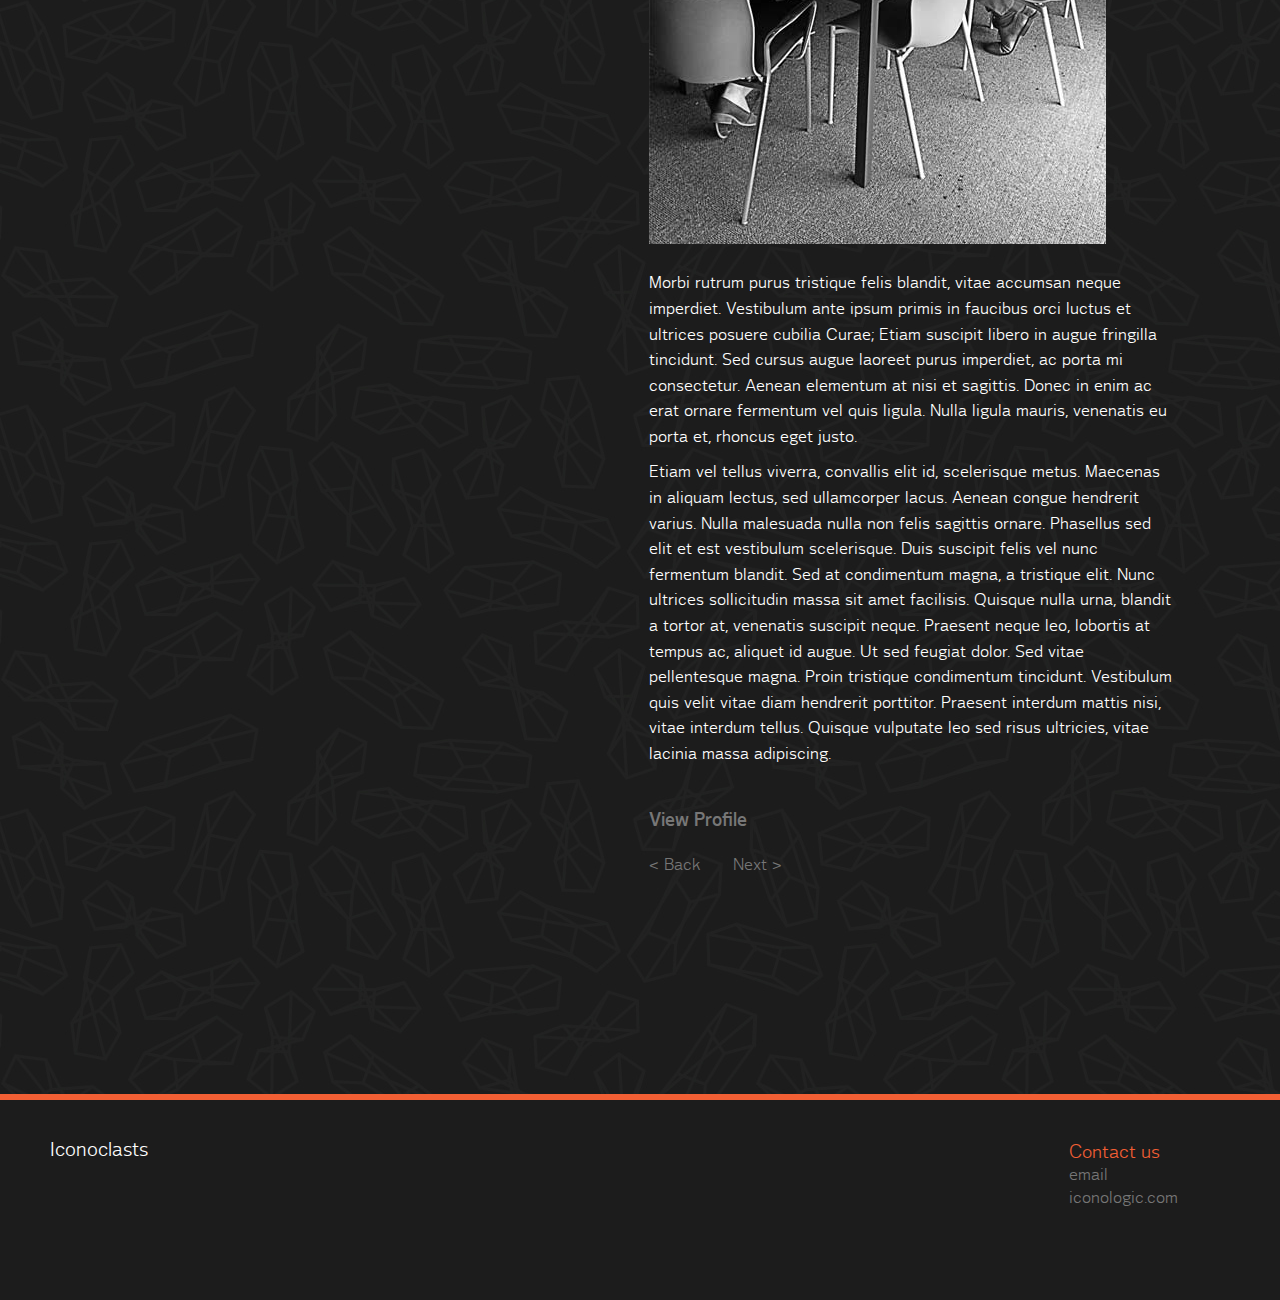
<file: blog-post.html>
<!DOCTYPE html>
<html lang="en">
  <head>
    <meta charset="utf-8">
    <title>Iconoclasts, Summer 2013</title>
    <meta name="viewport" content="width=device-width, initial-scale=1.0">
    <meta name="description" content="">
    <meta name="author" content="">

    <!-- Le styles -->
    <link href="css/bootstrap.css" rel="stylesheet">
    <!--<style type="text/css">
      body {
        padding-top: 60px;
        padding-bottom: 40px;
      }
    </style> -->
    <!--[if IE 7]>
      <link href="css/font-awesome-ie7.min.css" rel="stylesheet">
    <![endif]-->
    <link href="fontVoice/fonts-stylesheet.css" rel="stylesheet">
    <link href="css/font-awesome.min.css" rel="stylesheet">
    <link href="css/responsive.css" rel="stylesheet">

    <!-- HTML5 shim, for IE6-8 support of HTML5 elements -->
    <!--[if lt IE 9]>
      <script src="js/html5shiv.js"></script>
    <![endif]-->

    <!-- Fav and touch icons -->
    <!-- <link rel="apple-touch-icon-precomposed" sizes="144x144" href="ico/apple-touch-icon-144-precomposed.png">
    <link rel="apple-touch-icon-precomposed" sizes="114x114" href="ico/apple-touch-icon-114-precomposed.png">
      <link rel="apple-touch-icon-precomposed" sizes="72x72" href="ico/apple-touch-icon-72-precomposed.png">
                    <link rel="apple-touch-icon-precomposed" href="ico/apple-touch-icon-57-precomposed.png">
                                   <link rel="shortcut icon" href="ico/favicon.png"> -->
  </head>

  <body data-target=".navbar" data-spy="affix-top" data-offset-top="200" id="blog">

    <div class="navbar navbar-inverse myNav">
      <div class="navbar-inner">
        <div class="container navContainer">
          <button type="button" class="btn btn-navbar" data-toggle="collapse" data-target=".nav-collapse">
            <span class="icon-bar"></span>
            <span class="icon-bar"></span>
            <span class="icon-bar"></span>
          </button>
          <a class="brand" href="index.html">
            <h1><img src="img/logoWhite.png" height="19" width="115" alt="title" /></h1>
          </a>
          <div class="nav-collapse collapse">
            <ul class="nav teamNav">
              <li><a href="andrew.html" class="navColord active">Andrew</a></li>
              <li><a href="armineh.html" class="navColord active">Armineh</a></li>
              <li><a href="kobi.html" class="navColord">Kobi</a></li>
              <li><a href="tracee.html" class="navColord">Tracee</a></li>
              <li><a href="trip.html" class="navColord">Trip</a></li>
              <!-- <li><a href="#" class="navColor">The Result</a></li> -->
            </ul>
            <ul class="socialHeader">
              <li>
                <a href="http://instagram.com/iconoclastshq" target="_blank"><i class="icon-instagram icon-2x"></i></a>
              </li>
              <li>
                <a href="https://www.facebook.com/iconoclastsHQ" target="_blank"><i class="icon-facebook-sign icon-2x"></i></a>
              </li>
              <li>
                <a href="https://twitter.com/iconologic" target="_blank"><i class="icon-twitter-sign icon-2x"></i></a>
              </li>
            </ul>
          </div><!--/.nav-collapse -->
        </div>
      </div>
    </div>

    <!-- Main hero unit for a primary marketing message or call to action -->
    <div class="row-fluid">
      <div class="span12" id="memberHero">
        <img src="img/memberHero.jpg" class="profilePic" alt="blog img">
      </div>
    </div><!-- /row-fluid -->

    <div id="myCarousel" class="carousel slide">

      <!-- Carousel items -->
      <div class="carousel-inner">

        <div class="active item">

          <div class="row-fluid">
            <div class="span5"></div>
            <!-- <div class="span5 sideNav">
              <ul class="nav nav-list sideNavList" data-spy="affix" data-offset-top="0">
                <li class="active"><a href="#">Profile</a></li>
                <li><a href="#">Next Post</a></li>
                <li><a href="#">Prev Post</a></li>
              </ul>
            </div> -->

            <div class="span7 rightSideContentContainer">
              <h1>Title of the Blog Post Goes Here</h1>
              <p class="postBy">By <a href="trip.html">Trip Pruitt</a> on August 1, 2013</p>

              <p class="copyContent">Content goes here Lorem ipsum dolor sit amet, consectetur adipiscing elit. Nunc eu nulla eget felis pellentesque lobortis vestibulum non nulla. Pellentesque ut pharetra neque, at laoreet justo. Nulla facilisi. Integer eu elit volutpat purus euismod egestas id ac est. Vestibulum porttitor nunc mollis diam malesuada, a tempor urna auctor. Aliquam sed sodales leo. Mauris mollis pretium enim, nec euismod urna auctor lobortis. Curabitur pharetra sem dui, id suscipit risus facilisis vitae. Aliquam id posuere eros, at euismod tellus. In sit amet risus id nunc varius rutrum. Phasellus in malesuada turpis. Praesent arcu ligula, blandit sed sollicitudin sed, ultricies sit amet massa. Mauris tempus nibh quam, at mattis dui blandit sit amet. Aenean id velit non neque mollis dignissim ac quis odio.</p>

              <img src="img/blogDummyImg.jpg" class="blogContentImg" alt="blog img" height="609" width="457">

              <p class="copyContent">Morbi rutrum purus tristique felis blandit, vitae accumsan neque imperdiet. Vestibulum ante ipsum primis in faucibus orci luctus et ultrices posuere cubilia Curae; Etiam suscipit libero in augue fringilla tincidunt. Sed cursus augue laoreet purus imperdiet, ac porta mi consectetur. Aenean elementum at nisi et sagittis. Donec in enim ac erat ornare fermentum vel quis ligula. Nulla ligula mauris, venenatis eu porta et, rhoncus eget justo.</p>

              <p class="copyContent">Etiam vel tellus viverra, convallis elit id, scelerisque metus. Maecenas in aliquam lectus, sed ullamcorper lacus. Aenean congue hendrerit varius. Nulla malesuada nulla non felis sagittis ornare. Phasellus sed elit et est vestibulum scelerisque. Duis suscipit felis vel nunc fermentum blandit. Sed at condimentum magna, a tristique elit. Nunc ultrices sollicitudin massa sit amet facilisis. Quisque nulla urna, blandit a tortor at, venenatis suscipit neque. Praesent neque leo, lobortis at tempus ac, aliquet id augue. Ut sed feugiat dolor. Sed vitae pellentesque magna. Proin tristique condimentum tincidunt. Vestibulum quis velit vitae diam hendrerit porttitor. Praesent interdum mattis nisi, vitae interdum tellus. Quisque vulputate leo sed risus ultricies, vitae lacinia massa adipiscing.</p>

              <ul class="blogPostBottomLinks">
                <li class="viewProfile"><a href="trip.hmtl">View Profile</a></li>
                <a href="" class="blogPostToggle">< Back</a>
                <a href="" class="blogPostToggle listItemInline">Next ></a>
              </ul>
            </div>

          </div><!-- /row-fluid -->

        </div>

        <div class="item">

          <div class="row-fluid">
            <div class="span5"></div>
            <!-- <div class="span5 sideNav">
              <ul class="nav nav-list sideNavList" data-spy="affix" data-offset-top="0">
                <li class="active"><a href="#">Profile</a></li>
                <li><a href="#">Next Post</a></li>
                <li><a href="#">Prev Post</a></li>
              </ul>
            </div> -->

            <div class="span7 rightSideContentContainer">
              <h1>Title of the Blog Post Goes Here</h1>
              <p class="postBy">By <a href="trip.html">Trip Pruitt</a> on August 1, 2013</p>

              <p class="copyContent">Content goes here Lorem ipsum dolor sit amet, consectetur adipiscing elit. Nunc eu nulla eget felis pellentesque lobortis vestibulum non nulla. Pellentesque ut pharetra neque, at laoreet justo. Nulla facilisi. Integer eu elit volutpat purus euismod egestas id ac est. Vestibulum porttitor nunc mollis diam malesuada, a tempor urna auctor. Aliquam sed sodales leo. Mauris mollis pretium enim, nec euismod urna auctor lobortis. Curabitur pharetra sem dui, id suscipit risus facilisis vitae. Aliquam id posuere eros, at euismod tellus. In sit amet risus id nunc varius rutrum. Phasellus in malesuada turpis. Praesent arcu ligula, blandit sed sollicitudin sed, ultricies sit amet massa. Mauris tempus nibh quam, at mattis dui blandit sit amet. Aenean id velit non neque mollis dignissim ac quis odio.</p>

              <img src="img/blogDummyImg.jpg" class="blogContentImg" alt="blog img">

              <p class="copyContent">Morbi rutrum purus tristique felis blandit, vitae accumsan neque imperdiet. Vestibulum ante ipsum primis in faucibus orci luctus et ultrices posuere cubilia Curae; Etiam suscipit libero in augue fringilla tincidunt. Sed cursus augue laoreet purus imperdiet, ac porta mi consectetur. Aenean elementum at nisi et sagittis. Donec in enim ac erat ornare fermentum vel quis ligula. Nulla ligula mauris, venenatis eu porta et, rhoncus eget justo.</p>

              <p class="copyContent">Etiam vel tellus viverra, convallis elit id, scelerisque metus. Maecenas in aliquam lectus, sed ullamcorper lacus. Aenean congue hendrerit varius. Nulla malesuada nulla non felis sagittis ornare. Phasellus sed elit et est vestibulum scelerisque. Duis suscipit felis vel nunc fermentum blandit. Sed at condimentum magna, a tristique elit. Nunc ultrices sollicitudin massa sit amet facilisis. Quisque nulla urna, blandit a tortor at, venenatis suscipit neque. Praesent neque leo, lobortis at tempus ac, aliquet id augue. Ut sed feugiat dolor. Sed vitae pellentesque magna. Proin tristique condimentum tincidunt. Vestibulum quis velit vitae diam hendrerit porttitor. Praesent interdum mattis nisi, vitae interdum tellus. Quisque vulputate leo sed risus ultricies, vitae lacinia massa adipiscing.</p>

              <ul class="blogPostBottomLinks">
                <li class="viewProfile"><a href="trip.hmtl">View Profile</a></li>
                <a href="" class="blogPostToggle">< Back</a>
                <a href="" class="blogPostToggle listItemInline">Next ></a>
              </ul>
            </div>

          </div><!-- /row-fluid -->

        </div>

      </div>

    <!-- Carousel nav -->
    <a class="carousel-control left" href="#myCarousel" data-slide="prev">&lsaquo;</a>
    <a class="carousel-control right" href="#myCarousel" data-slide="next">&rsaquo;</a>

    </div><!-- /carousel -->

    <footer>
      <p class="footerLogo"><a href="index.html#hero">Iconoclasts</a></p>

      <ul class="contactInfo">
        <li class="footerListHeader">Contact us</li>
        <li><a href="mailto:iconoclasts@iconologic.com" target="_blank">email</a></li>
        <li><a href="http://iconologic.com" target="_blank">iconologic.com</a></li>
      </ul>

      <!-- <ul class="socialFooter">
        <li>
          <a href="http://instagram.com/iconoclastshq" target="_blank"><i class="icon-instagram icon-2x"></i></a>
        </li>
        <li>
          <a href="https://www.facebook.com/iconoclastsHQ" target="_blank"><i class="icon-facebook-sign icon-2x"></i></a>
        </li>
        <li>
          <a href="https://twitter.com/iconologic" target="_blank"><i class="icon-twitter-sign icon-2x"></i></a>
        </li>
      </ul> -->
    </footer>



    <!-- Le javascript
    ================================================== -->
    <!-- Placed at the end of the document so the pages load faster -->
    <script src="js/bootstrap/bootstrap.js"></script>
    <script src="js/bootstrap/bootstrap.min.js"></script>
    <script src="js/action.js"></script>

  </body>
</html>
</file>
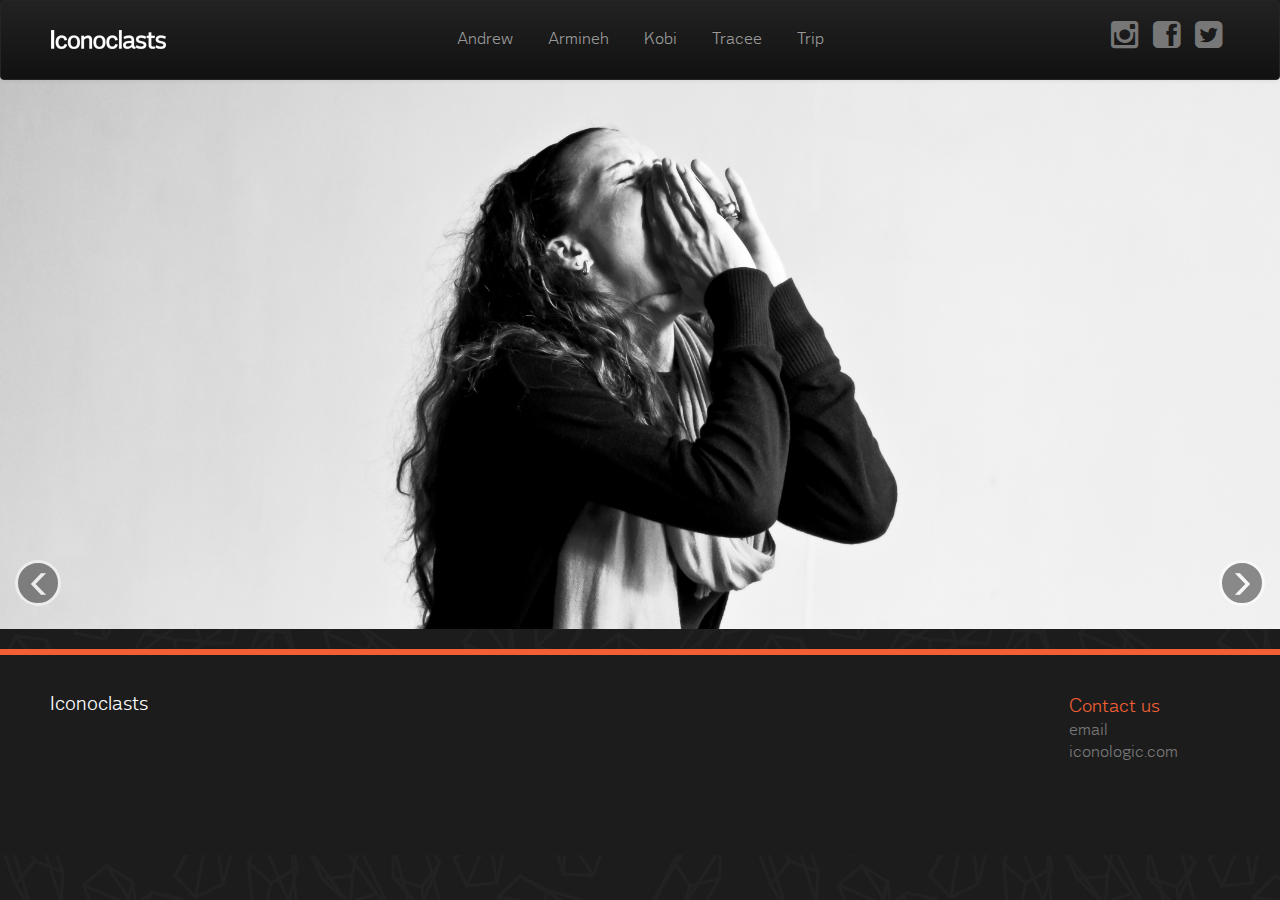
<file: blog-tracee.html>
<!DOCTYPE html>
<html lang="en">
  <head>
    <meta charset="utf-8">
    <title>Iconoclasts, Summer 2013</title>
    <meta name="viewport" content="width=device-width, initial-scale=1.0">
    <meta name="description" content="">
    <meta name="author" content="">

    <!-- Le styles -->
    <link href="css/bootstrap.css" rel="stylesheet">
    <!--<style type="text/css">
      body {
        padding-top: 60px;
        padding-bottom: 40px;
      }
    </style> -->
    <!--[if IE 7]>
      <link href="css/font-awesome-ie7.min.css" rel="stylesheet">
    <![endif]-->
    <link href="fontVoice/fonts-stylesheet.css" rel="stylesheet">
    <link href="css/font-awesome.min.css" rel="stylesheet">
    <link href="css/responsive.css" rel="stylesheet">

    <!-- HTML5 shim, for IE6-8 support of HTML5 elements -->
    <!--[if lt IE 9]>
      <script src="js/html5shiv.js"></script>
    <![endif]-->

    <!-- Fav and touch icons -->
    <!-- <link rel="apple-touch-icon-precomposed" sizes="144x144" href="ico/apple-touch-icon-144-precomposed.png">
    <link rel="apple-touch-icon-precomposed" sizes="114x114" href="ico/apple-touch-icon-114-precomposed.png">
      <link rel="apple-touch-icon-precomposed" sizes="72x72" href="ico/apple-touch-icon-72-precomposed.png">
                    <link rel="apple-touch-icon-precomposed" href="ico/apple-touch-icon-57-precomposed.png">
                                   <link rel="shortcut icon" href="ico/favicon.png"> -->
  </head>

  <body data-target=".navbar" data-spy="affix-top" data-offset-top="200" id="blog">

    <div class="navbar navbar-inverse myNav">
      <div class="navbar-inner">
        <div class="container navContainer">
          <button type="button" class="btn btn-navbar" data-toggle="collapse" data-target=".nav-collapse">
            <span class="icon-bar"></span>
            <span class="icon-bar"></span>
            <span class="icon-bar"></span>
          </button>
          <a class="brand" href="index.html">
            <h1><img src="img/logoWhite.png" height="19" width="115" alt="title" /></h1>
          </a>
          <div class="nav-collapse collapse">
            <ul class="nav teamNav">
              <li><a href="blog-andrew.html" class="navColord active">Andrew</a></li>
              <li><a href="blog-armineh.html" class="navColord active">Armineh</a></li>
              <li><a href="blog-kobi.html" class="navColord">Kobi</a></li>
              <li><a href="blog-tracee.html" class="navColord">Tracee</a></li>
              <li><a href="blog-trip.html" class="navColord">Trip</a></li>
              <!-- <li><a href="#" class="navColor">The Result</a></li> -->
            </ul>
            <ul class="socialHeader">
              <li>
                <a href="http://instagram.com/iconoclastshq" target="_blank"><i class="icon-instagram icon-2x"></i></a>
              </li>
              <li>
                <a href="https://www.facebook.com/iconoclastsHQ" target="_blank"><i class="icon-facebook-sign icon-2x"></i></a>
              </li>
              <li>
                <a href="https://twitter.com/iconologic" target="_blank"><i class="icon-twitter-sign icon-2x"></i></a>
              </li>
            </ul>
          </div><!--/.nav-collapse -->
        </div>
      </div>
    </div>

    <!-- Main hero unit for a primary marketing message or call to action -->
    <div class="row-fluid">
      <div class="span12" id="memberHero">
        <img src="img/tracee.jpg" class="profilePic" alt="blog img">
      </div>
    </div><!-- /row-fluid -->

    <div id="myCarouselTo" class="carousel slide">

      <!-- Carousel items -->
      <div class="carousel-inner">

        <div class="item" id="1">

          <div class="row-fluid">
            <div class="span5"></div>

            <div class="span7 rightSideContentContainer">
              <h1>It's Been a Long Journey- A Design Tale</h1>
              <p class="postBy">By <a href="tracee.html">Tracee Savage</a> on August 1, 2013</p>

              <p class="copyContent">This website didn’t become beautiful, awesome, and amazing by itself. It took tons of design work, some arguments, redesigns, delays, fresh ideas, and tons more. Check out the visual journey below:</p>

              <img src="img/blogDesign1.jpg" class="blogContentImg" alt="blog img"  height="261" width="457" />

              <img src="img/blogDesign2.jpg" class="blogContentImg" alt="blog img"  height="117" width="457" />

              <img src="img/blogDesign3.jpg" class="blogContentImg" alt="blog img"  height="549" width="457" />

              <img src="img/blogDesign4.jpg" class="blogContentImg" alt="blog img"  height="479" width="457" />

              <img src="img/blogDesign5.jpg" class="blogContentImg" alt="blog img"  height="536" width="457" />

              <img src="img/blogDesign6.jpg" class="blogContentImg" alt="blog img"  height="434" width="457" />

              <img src="img/blogDesign7.jpg" class="blogContentImg" alt="blog img"  height="363" width="457" />

              <img src="img/blogDesign8.jpg" class="blogContentImg" alt="blog img"  height="593" width="457" />

              <ul class="blogPostBottomLinks">
                <li class="viewProfile"><a href="kobi.html">View Profile</a></li>
              </ul>
            </div>

          </div><!-- /row-fluid -->

        </div>

      </div>

    <!-- Carousel nav -->
    <a class="carousel-control left" href="#myCarouselTo" data-slide="prev">&lsaquo;</a>
    <a class="carousel-control right" href="#myCarouselTo" data-slide="next">&rsaquo;</a>

    </div><!-- /carousel -->

    <footer>
      <p class="footerLogo"><a href="index.html#hero">Iconoclasts</a></p>

      <ul class="contactInfo">
        <li class="footerListHeader">Contact us</li>
        <li><a href="mailto:iconoclasts@iconologic.com" target="_blank">email</a></li>
        <li><a href="http://iconologic.com" target="_blank">iconologic.com</a></li>
      </ul>

    </footer>



    <!-- Le javascript
    ================================================== -->
    <!-- Placed at the end of the document so the pages load faster -->
    <script src="js/bootstrap/jquery.js"></script>
    <script src="js/bootstrap/bootstrap.min.js"></script>
    <script src="js/action.js"></script>

    <script>
      $(function () {
        $('#myCarouselTo').carousel({
          interval: false
        });
      });
    </script>

    <!-- <script>
      (function(i,s,o,g,r,a,m){i['GoogleAnalyticsObject']=r;i[r]=i[r]||function(){
      (i[r].q=i[r].q||[]).push(arguments)},i[r].l=1*new Date();a=s.createElement(o),
      m=s.getElementsByTagName(o)[0];a.async=1;a.src=g;m.parentNode.insertBefore(a,m)
      })(window,document,'script','//www.google-analytics.com/analytics.js','ga');

      ga('create', 'UA-7543288-33', 'iconoclasts.us');

      ga('send', 'pageview');

    </script> -->

  </body>
</html>
</file>
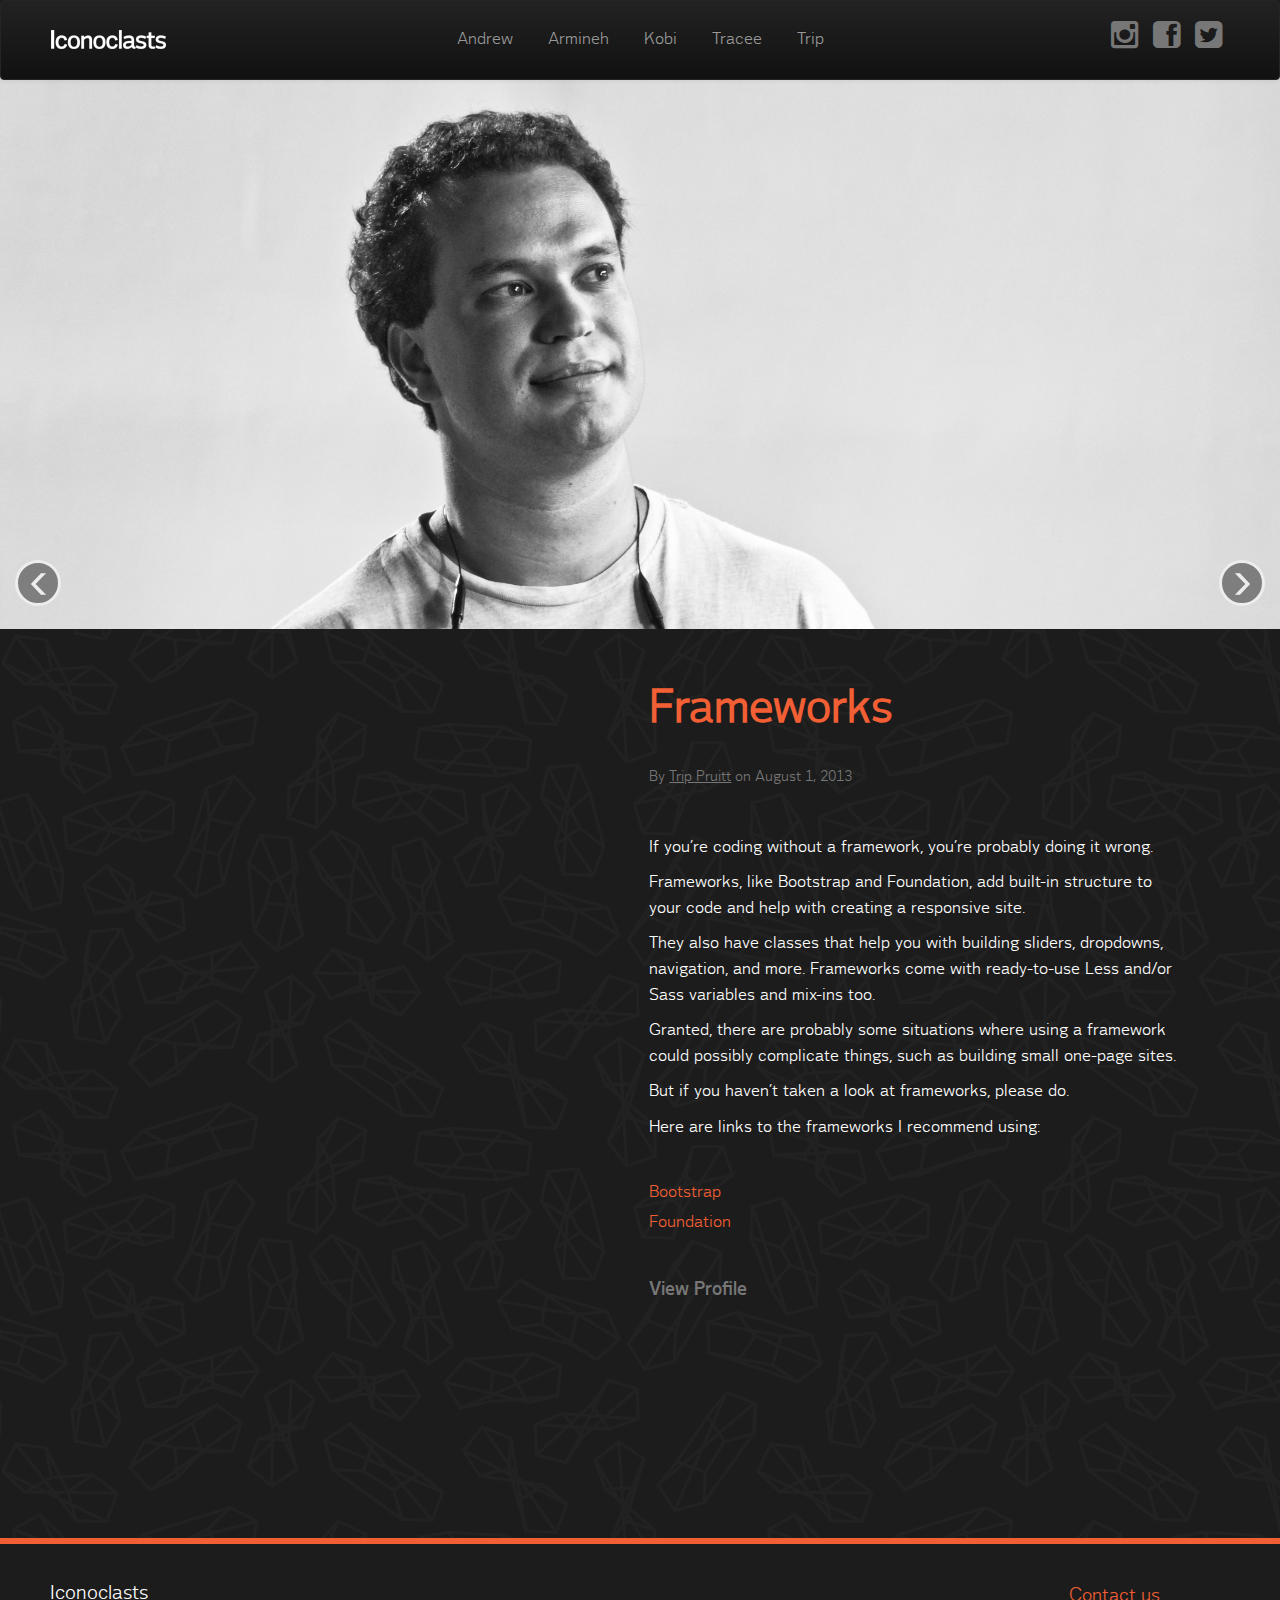
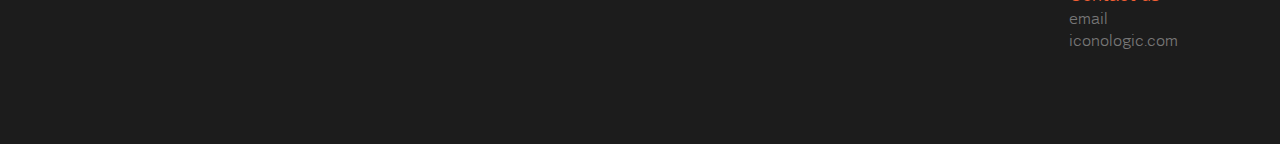
<file: blog-trip.html>
<!DOCTYPE html>
<html lang="en">
  <head>
    <meta charset="utf-8">
    <title>Iconoclasts, Summer 2013</title>
    <meta name="viewport" content="width=device-width, initial-scale=1.0">
    <meta name="description" content="">
    <meta name="author" content="">

    <!-- Le styles -->
    <link href="css/bootstrap.css" rel="stylesheet">
    <!--<style type="text/css">
      body {
        padding-top: 60px;
        padding-bottom: 40px;
      }
    </style> -->
    <!--[if IE 7]>
      <link href="css/font-awesome-ie7.min.css" rel="stylesheet">
    <![endif]-->
    <link href="fontVoice/fonts-stylesheet.css" rel="stylesheet">
    <link href="css/prism.css" rel="stylesheet">
    <link href="css/font-awesome.min.css" rel="stylesheet">
    <link href="css/responsive.css" rel="stylesheet">

    <!-- HTML5 shim, for IE6-8 support of HTML5 elements -->
    <!--[if lt IE 9]>
      <script src="js/html5shiv.js"></script>
    <![endif]-->

    <!-- Fav and touch icons -->
    <!-- <link rel="apple-touch-icon-precomposed" sizes="144x144" href="ico/apple-touch-icon-144-precomposed.png">
    <link rel="apple-touch-icon-precomposed" sizes="114x114" href="ico/apple-touch-icon-114-precomposed.png">
      <link rel="apple-touch-icon-precomposed" sizes="72x72" href="ico/apple-touch-icon-72-precomposed.png">
                    <link rel="apple-touch-icon-precomposed" href="ico/apple-touch-icon-57-precomposed.png">
                                   <link rel="shortcut icon" href="ico/favicon.png"> -->
  </head>

  <body data-target=".navbar" data-spy="affix-top" data-offset-top="200" id="blog">

    <div class="navbar navbar-inverse myNav">
      <div class="navbar-inner">
        <div class="container navContainer">
          <button type="button" class="btn btn-navbar" data-toggle="collapse" data-target=".nav-collapse">
            <span class="icon-bar"></span>
            <span class="icon-bar"></span>
            <span class="icon-bar"></span>
          </button>
          <a class="brand" href="index.html">
            <h1><img src="img/logoWhite.png" height="19" width="115" alt="title" /></h1>
          </a>
          <div class="nav-collapse collapse">
            <ul class="nav teamNav">
              <li><a href="blog-andrew.html" class="navColord active">Andrew</a></li>
              <li><a href="blog-armineh.html" class="navColord active">Armineh</a></li>
              <li><a href="blog-kobi.html" class="navColord">Kobi</a></li>
              <li><a href="blog-tracee.html" class="navColord">Tracee</a></li>
              <li><a href="blog-trip.html" class="navColord">Trip</a></li>
              <!-- <li><a href="#" class="navColor">The Result</a></li> -->
            </ul>
            <ul class="socialHeader">
              <li>
                <a href="http://instagram.com/iconoclastshq" target="_blank"><i class="icon-instagram icon-2x"></i></a>
              </li>
              <li>
                <a href="https://www.facebook.com/iconoclastsHQ" target="_blank"><i class="icon-facebook-sign icon-2x"></i></a>
              </li>
              <li>
                <a href="https://twitter.com/iconologic" target="_blank"><i class="icon-twitter-sign icon-2x"></i></a>
              </li>
            </ul>
          </div><!--/.nav-collapse -->
        </div>
      </div>
    </div>

    <!-- Main hero unit for a primary marketing message or call to action -->
    <div class="row-fluid">
      <div class="span12" id="memberHero">
        <img src="img/trip.jpg" class="profilePic" alt="blog img">
      </div>
    </div><!-- /row-fluid -->

    <div id="myCarouselTo" class="carousel slide">

      <!-- Carousel items -->
      <div class="carousel-inner">

        <div class="active item" id="1">

          <div class="row-fluid">
            <div class="span5"></div>

            <div class="span7 rightSideContentContainer">
              <h1>Frameworks</h1>
              <p class="postBy">By <a href="trip.html">Trip Pruitt</a> on August 1, 2013</p>

              <p class="copyContent">If you’re coding without a framework, you’re probably doing it wrong.</p>

              <p class="copyContent">Frameworks, like Bootstrap and Foundation, add built-in structure to your code and help with creating a responsive site.</p>

              <p class="copyContent">They also have classes that help you with building sliders, dropdowns, navigation, and more. Frameworks come with ready-to-use Less and/or Sass variables and mix-ins too.</p>

              <p class="copyContent">Granted, there are probably some situations where using a framework could possibly complicate things, such as building small one-page sites.</p>

              <p class="copyContent">But if you haven’t taken a look at frameworks, please do.</p>

              <p class="copyContent">Here are links to the frameworks I recommend using:</p>

              <ul class="blogList">
                <li><a href="http://getbootstrap.com/2.3.2/" target="_blank">Bootstrap</a></li>
                <li><a href="http://foundation.zurb.com/" target="_blank">Foundation</a></li>
              </ul>

              <ul class="blogPostBottomLinks">
                <li class="viewProfile"><a href="trip.html">View Profile</a></li>
              </ul>
            </div>

          </div><!-- /row-fluid -->

        </div>

        <div class="item" id="2">

          <div class="row-fluid">
            <div class="span5"></div>

            <div class="span7 rightSideContentContainer">
              <h1>Happy July 12th, A Holiday to Remember&#8230;</h1>
              <p class="postBy">By <a href="trip.html">Trip Pruitt</a> on August 1, 2013</p>

              <p class="copyContent">For more evidence of our epic July 12th extravaganza, visit <a href="https://www.facebook.com/media/set/?set=a.493346880758315.1073741829.483757505050586&type=1" class="blogLinkSpecial" target="_blank">here!</a></p>

              <ul class="blogPostBottomLinks">
                <li class="viewProfile"><a href="trip.html">View Profile</a></li>
              </ul>
            </div>

          </div><!-- /row-fluid -->

        </div>

        <div class="item" id="3">

          <div class="row-fluid">
            <div class="span5"></div>

            <div class="span7 rightSideContentContainer">
              <h1>Less &#38; Sass</h1>
              <p class="postBy">By <a href="trip.html">Trip Pruitt</a> on August 1, 2013</p>

              <p class="copyContent">Less and Sass are shorthand ways to write CSS and they make life easier for developers.</p>

              <p class="copyContent">You can create variables in Less and Sass and then call them in your code.</p>

              <p class="copyContent">For example you could create a color variable and then use it for the copy on the site.</p>
              
<pre class="language-css myExamples">
  <code class="language-css">
    <span class="token comment">// VARIABLE</span>
    <span class="token atrule">&#64;myBlack</span><span class="token punctuation">&#58; &#35;222</span><span class="token punctuation">;</span>

    <span class="token comment">// LESS</span>
    <span class="token selector">body </span><span class="token punctuation">{ </span>
      <span class="token property">color</span><span class="token punctuation">: </span><span class="token atrule">&#64;myBlack</span><span class="token punctuation">;</span>
    <span class="token punctuation">}</span>
  </code>
</pre>

              <p class="copyContent">Variables really help if you need to change your styles.</p>

              <p class="copyContent">Let’s look at the example we just created, &#64;myBlack.</p>

              <p class="copyContent">If you need to go back and make that black a little lighter, you change the definition of the variable.</p>

<pre class="language-css myExamples">
  <code class="language-css">
    <span class="token comment">// VARIABLE</span>
    <span class="token atrule">&#64;myBlack</span><span class="token punctuation">&#58; &#35;333</span><span class="token punctuation">;</span>
  </code> 
</pre>

              <p class="copyContent">Doing this will change the definition of @myBlack to #333 every time it is called.</p>

              <p class="copyContent">In regular CSS you would have to sift through your stylesheet, find each instance where &#35;222 is used and switch it to &#35;333. Which is a tedious and painful process.</p>

              <p class="copyContent">You can also nest your styles similar to how you write HTML.</p>

<pre class="language-css myExamples">
  <code class="language-css">
    <span class="token comment">// NESTING</span>
    <span class="token selector">.heroSection</span> <span class="token punctuation">{ </span>
      <span class="token property">color</span><span class="token punctuation">: </span><span class="token atrule">&#64;myBlack</span><span class="token punctuation">;</span>
      <br />
        <span class="token selector">p </span><span class="token punctuation">{ </span>
          <span class="token property">font-size: 20px</span><span class="token punctuation">;</span>
          <span class="token property">font-weight: bold</span><span class="token punctuation">;</span>
        <span class="token punctuation">}</span>
      <span class="token punctuation">}</span>
  </code>
</pre>

              <p class="copyContent">This allows you control parent and child elements more easily.</p>

              <p class="copyContent">It also makes code cleaner and easier to read.</p>

              <p class="copyContent">There are some differences in syntax for Less and Sass but overall they have the same principles.</p>

              <p class="copyContent">For instance you define variable in Less with &#64; and in Sass you use &#36;.</p>

              <p class="copyContent">Different frameworks have either Less and Sass baked in to them.</p>

              <p class="copyContent">Bootstrap uses Less, but you can download a template of Bootstrap using Sass via Compass.</p>

              <p class="copyContent">Foundation uses Sass.</p>

              <p class="copyContent">Here are links to the Less and Sass sites:</p>

              <ul class="blogList">
                <li><a href="http://lesscss.org/">Less</a></li>
                <li><a href="http://sass-lang.com/">Sass</a></li>
              </ul>

              <ul class="blogPostBottomLinks">
                <li class="viewProfile"><a href="trip.html">View Profile</a></li>
              </ul>
            </div>

          </div><!-- /row-fluid -->

        </div>

        <div class="item" id="4">

          <div class="row-fluid">
            <div class="span5"></div>

            <div class="span7 rightSideContentContainer">
              <h1>Mentors</h1>
              <p class="postBy">By <a href="trip.html">Trip Pruitt</a> on August 1, 2013</p>

              <p class="copyContent">Having a mentor at Iconologic has been one of the highlights of the internship.</p>

              <p class="copyContent">My mentor, Ryan Jackson, is an incredible developer and I have learned a ton from him.</p>

              <p class="copyContent">He has helped me get the hang of Bootstrap and Less, which in turn has helped me get a grasp of Foundation and Sass.</p>

              <p class="copyContent">I have been using Bootstrap with Less at work and Foundation with Sass for my school projects at the Creative Circus.</p>

              <p class="copyContent">Ryan is always sending me great reference links. I have a massive bookmark folder of all the sites he has recommended to me.</p>

              <p class="copyContent">My code has gotten much cleaner. My efficiency and productivity levels have never been higher.</p>
    
              <ul class="blogPostBottomLinks">
                <li class="viewProfile"><a href="trip.html">View Profile</a></li>
              </ul>
            </div>

          </div><!-- /row-fluid -->

        </div>

      </div>

    <!-- Carousel nav -->
    <a class="carousel-control left" href="#myCarouselTo" data-slide="prev">&lsaquo;</a>
    <a class="carousel-control right" href="#myCarouselTo" data-slide="next">&rsaquo;</a>

    </div><!-- /carousel -->

    <footer>
      <p class="footerLogo"><a href="index.html#hero">Iconoclasts</a></p>

      <ul class="contactInfo">
        <li class="footerListHeader">Contact us</li>
        <li><a href="mailto:iconoclasts@iconologic.com" target="_blank">email</a></li>
        <li><a href="http://iconologic.com" target="_blank">iconologic.com</a></li>
      </ul>

    </footer>



    <!-- Le javascript
    ================================================== -->
    <!-- Placed at the end of the document so the pages load faster -->
    <script src="js/bootstrap/jquery.js"></script>
    <script src="js/bootstrap/bootstrap.min.js"></script>
    <script src="js/action.js"></script>
    <script src="js/prism.js"></script>

    <script>
      $(function () {
        $('#myCarouselTo').carousel({
          interval: false
        });
      });
    </script>

    <!-- <script>
      (function(i,s,o,g,r,a,m){i['GoogleAnalyticsObject']=r;i[r]=i[r]||function(){
      (i[r].q=i[r].q||[]).push(arguments)},i[r].l=1*new Date();a=s.createElement(o),
      m=s.getElementsByTagName(o)[0];a.async=1;a.src=g;m.parentNode.insertBefore(a,m)
      })(window,document,'script','//www.google-analytics.com/analytics.js','ga');

      ga('create', 'UA-7543288-33', 'iconoclasts.us');

      ga('send', 'pageview');

    </script> -->

  </body>
</html>
</file>
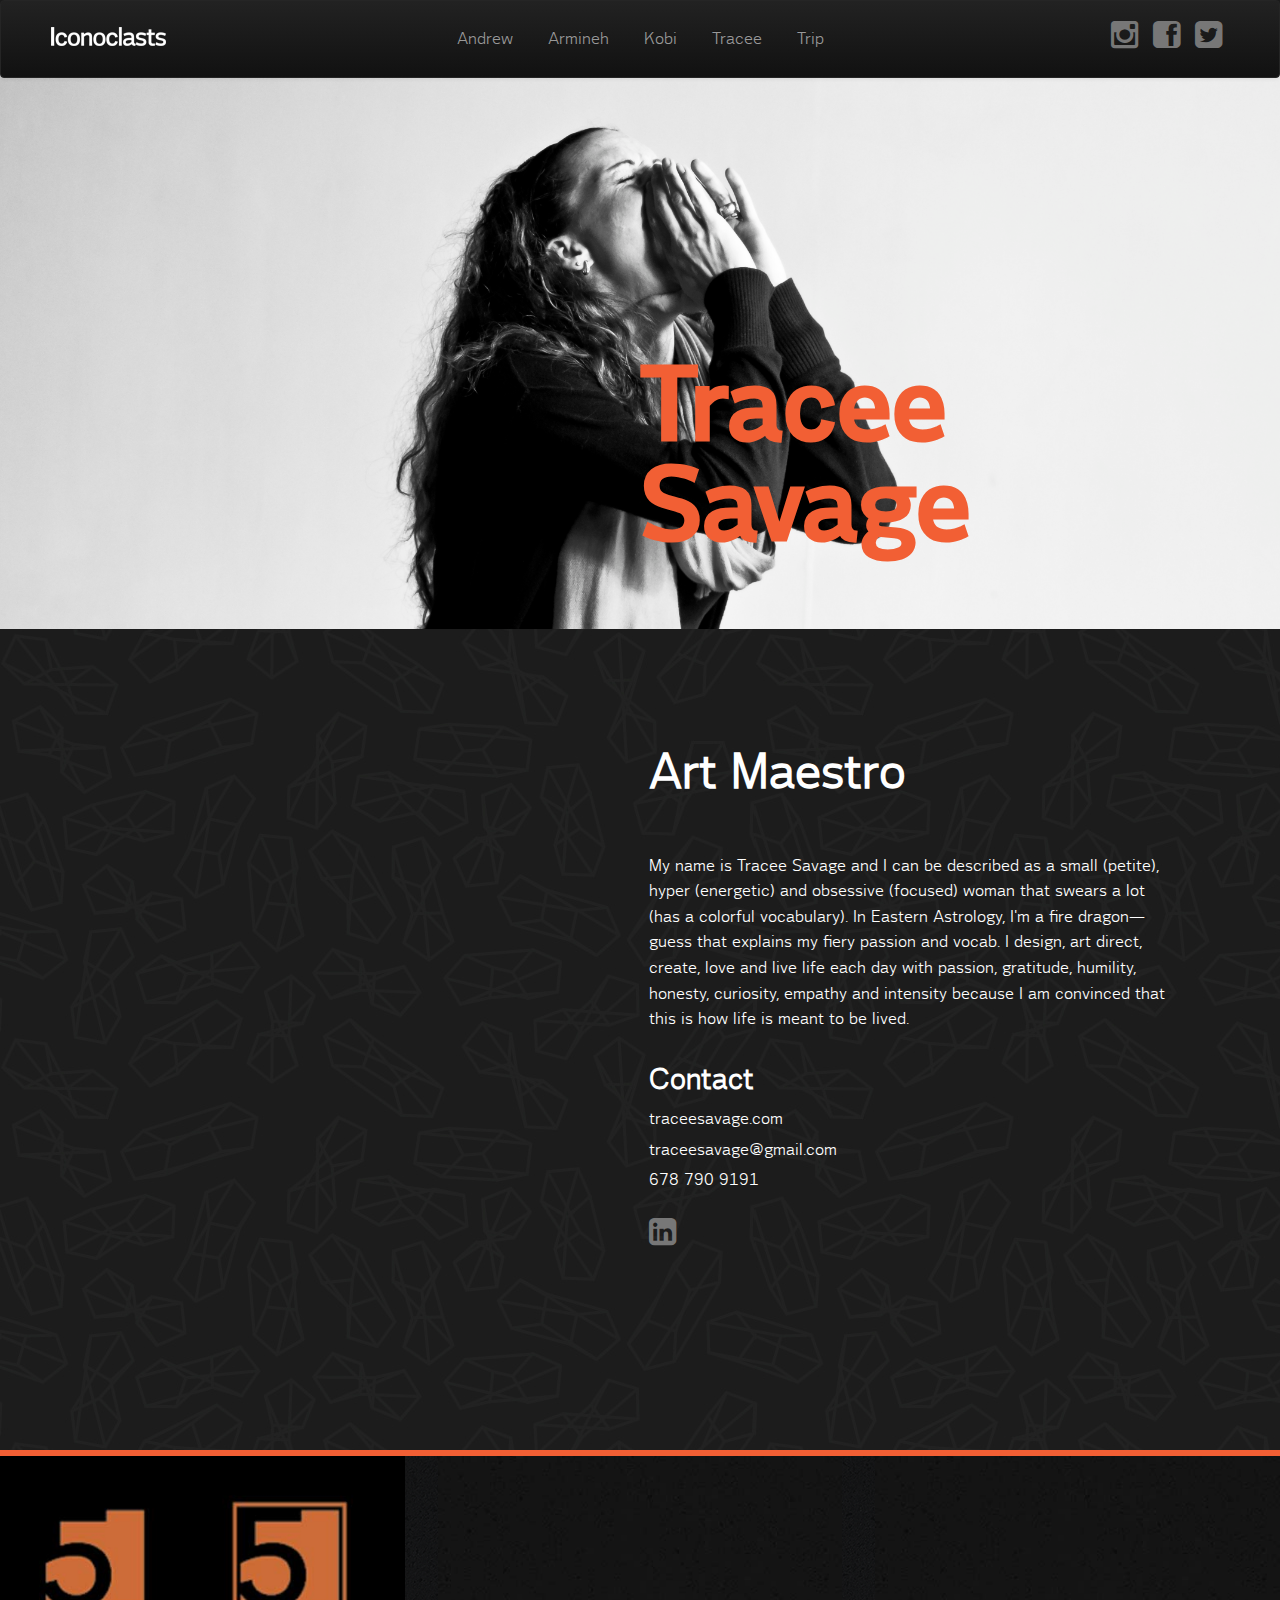
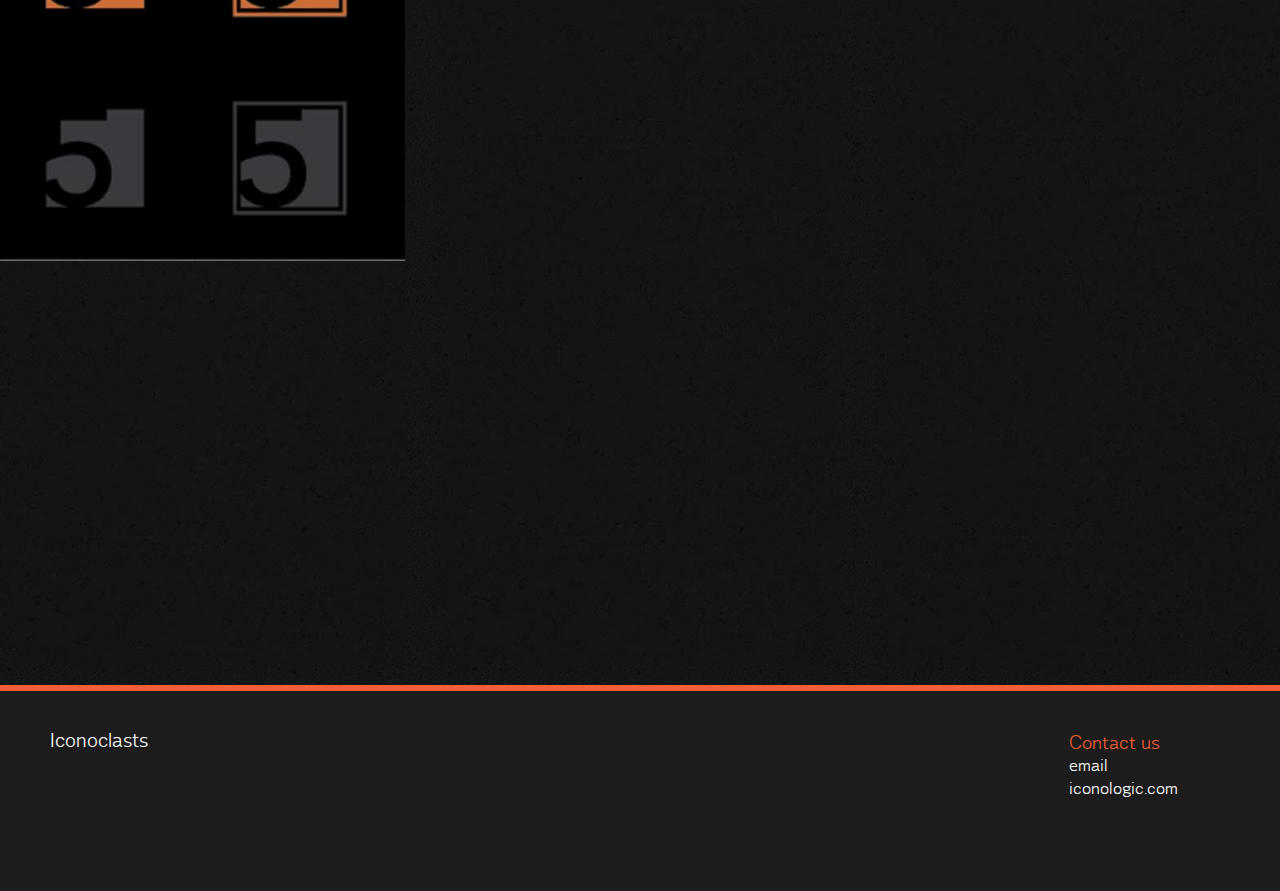
<file: tracee.html>
<!DOCTYPE html>
<html lang="en">
  <head>
    <meta charset="utf-8">
    <title>Iconoclasts, Summer 2013</title>
    <meta name="viewport" content="width=device-width, initial-scale=1.0">
    <meta name="description" content="">
    <meta name="author" content="">

    <!-- Le styles -->
    <link href="css/bootstrap.css" rel="stylesheet">
    <!--<style type="text/css">
      body {
        padding-top: 60px;
        padding-bottom: 40px;
      }
    </style> -->
    <!--[if IE 7]>
      <link href="css/font-awesome-ie7.min.css" rel="stylesheet">
    <![endif]-->
    <link href="fontVoice/fonts-stylesheet.css" rel="stylesheet">
    <link href="css/font-awesome.min.css" rel="stylesheet">
    <link href="css/responsive.css" rel="stylesheet">

    <!-- HTML5 shim, for IE6-8 support of HTML5 elements -->
    <!--[if lt IE 9]>
      <script src="js/html5shiv.js"></script>
    <![endif]-->

    <!-- Fav and touch icons -->
    <!-- <link rel="apple-touch-icon-precomposed" sizes="144x144" href="ico/apple-touch-icon-144-precomposed.png">
    <link rel="apple-touch-icon-precomposed" sizes="114x114" href="ico/apple-touch-icon-114-precomposed.png">
      <link rel="apple-touch-icon-precomposed" sizes="72x72" href="ico/apple-touch-icon-72-precomposed.png">
                    <link rel="apple-touch-icon-precomposed" href="ico/apple-touch-icon-57-precomposed.png">
                                   <link rel="shortcut icon" href="ico/favicon.png"> -->
  </head>

  <body data-target=".navbar" data-spy="affix-top" data-offset-top="200" id="bio">

    <div class="navbar navbar-inverse myNav">
      <div class="navbar-inner">
        <div class="container navContainer">
          <button type="button" class="btn btn-navbar" data-toggle="collapse" data-target=".nav-collapse">
            <span class="icon-bar"></span>
            <span class="icon-bar"></span>
            <span class="icon-bar"></span>
          </button>
          <a class="brand" href="index.html">
            <h1><img src="img/logoWhite.png" height="19" width="115" alt="title" /></h1>
          </a>
          <div class="nav-collapse collapse">
            <ul class="nav teamNav">
              <li><a href="andrew.html" class="navColord active">Andrew</a></li>
              <li><a href="armineh.html" class="navColord active">Armineh</a></li>
              <li><a href="kobi.html" class="navColord">Kobi</a></li>
              <li><a href="tracee.html" class="navColord">Tracee</a></li>
              <li><a href="trip.html" class="navColord">Trip</a></li>
              <!-- <li><a href="#" class="navColor">The Result</a></li> -->
            </ul>
            <ul class="socialHeader">
              <li>
                <a href="http://instagram.com/iconoclastshq" target="_blank"><i class="icon-instagram icon-2x"></i></a>
              </li>
              <li>
                <a href="https://www.facebook.com/iconoclastsHQ" target="_blank"><i class="icon-facebook-sign icon-2x"></i></a>
              </li>
              <li>
                <a href="https://twitter.com/iconologic" target="_blank"><i class="icon-twitter-sign icon-2x"></i></a>
              </li>
            </ul>
          </div><!--/.nav-collapse -->
        </div>
      </div>
    </div>

    <!-- Main hero unit for a primary marketing message or call to action -->
    <div class="row-fluid">
      <div class="span12" id="memberHero">
        <img src="img/tracee.jpg" class="profilePic" alt="individual img">
        <div class="headerWrap">
          <h1 class="bioName">Tracee <br /> Savage</h1>
        </div>
      </div>
    </div><!-- /row-fluid -->

    <div class="row-fluid">
      <div class="span5"></div>

      <div class="span7 rightSideContentContainer">
        <h2 class="workTitle">Art Maestro</h2>

        <p class="copyContent">My name is Tracee Savage and I can be described as a small (petite), hyper (energetic) and obsessive (focused) woman that swears a lot (has a colorful vocabulary). In Eastern Astrology, I'm a fire dragon—guess that explains my fiery passion and vocab. I design, art direct, create, love and live life each day with passion, gratitude, humility, honesty, curiosity, empathy and intensity because I am convinced that this is how life is meant to be lived.</p>

        <h3>Contact</h3>
        <ul class="contactInfo">
          <li><a href="http://www.traceesavage.com/" target="_blank">traceesavage.com</a></li>
          <li><a href="mailto:traceesavage@gmail.com" target="_blank">traceesavage@gmail.com</a></li>
          <li><a href="call:6787909191">678 790 9191</a></li>
        </ul>
        <ul class="mySocial">
          <li>
            <a href="http://www.linkedin.com/in/traceesavage" target="_blank"><i class="icon-linkedin-sign icon-2x"></i></a>
          </li>
        </ul>

      </div>

    </div><!-- /row-fluid -->

    <div class="row-fluid" id="myBlog">

      <div id="myCarousel" class="carousel slide myOrbit">

        <!-- Carousel items -->
        <div class="carousel-inner">
          <div class="active item">

            <div class="row-fluid">

              <div class="span4 thisPost">
                <a href="blog-tracee.html#1"><img src="img/post14.jpg" width="496" height="496" alt="post img" /></a>
              </div>
              <div class="span4 thisPost">
                <img src="img/blankSlate.jpg" width="496" height="496" alt="post img" />
              </div>
              <div class="span4 thisPost">
                <img src="img/blankSlate.jpg" width="496" height="496" alt="post img" />
              </div>

            </div><!-- /row-fluid -->

            <div class="row-fluid journeyPosts">

              <div class="span4 thisPost">
                <img src="img/blankSlate.jpg" width="496" height="496" alt="post img" />
              </div>
              <div class="span4 thisPost">
                <img src="img/blankSlate.jpg" width="496" height="496" alt="post img" />
              </div>
              <div class="span4 thisPost">
                <img src="img/blankSlate.jpg" width="496" height="496" alt="post img" />
              </div>

            </div><!-- /row-fluid -->
          </div>

        </div>

        <!-- CAROUSEL NAV COMMMENTED OUT -->
        <!-- Carousel nav -->
        <!-- <a class="carousel-control left" href="#myCarousel" data-slide="prev">&lsaquo;</a>
        <a class="carousel-control right" href="#myCarousel" data-slide="next">&rsaquo;</a> -->

        <div class="pagination pagination-centered" id="pagination">
          <!-- If need to add carousel-indicators class to ul -->
          <!-- CAROUSEL PAGINATION COMMENTED OUT -->
          <!-- <ul class="sliderNav">
              <li data-target="#myCarousel" data-slide-to="0"><a href="#1">1</a></li>
          </ul> -->
        </div>

      </div><!-- /myCarousel -->

    </div><!-- /row-fluid -->

    <footer>
      <p class="footerLogo"><a href="index.html#hero">Iconoclasts</a></p>

      <ul class="contactInfo">
        <li class="footerListHeader">Contact us</li>
        <li><a href="mailto:iconoclasts@iconologic.com" target="_blank">email</a></li>
        <li><a href="http://iconologic.com" target="_blank">iconologic.com</a></li>
      </ul>

    </footer>



    <!-- Le javascript
    ================================================== -->
    <!-- Placed at the end of the document so the pages load faster -->
    <script src="js/bootstrap/jquery.js"></script>
    <script src="js/bootstrap/bootstrap.min.js"></script>
    <script src="js/jquery.fittext.js"></script>
    <script src="js/action.js"></script>

    <!-- <script>
      (function(i,s,o,g,r,a,m){i['GoogleAnalyticsObject']=r;i[r]=i[r]||function(){
      (i[r].q=i[r].q||[]).push(arguments)},i[r].l=1*new Date();a=s.createElement(o),
      m=s.getElementsByTagName(o)[0];a.async=1;a.src=g;m.parentNode.insertBefore(a,m)
      })(window,document,'script','//www.google-analytics.com/analytics.js','ga');

      ga('create', 'UA-7543288-33', 'iconoclasts.us');

      ga('send', 'pageview');

    </script> -->

  </body>
</html>
</file>
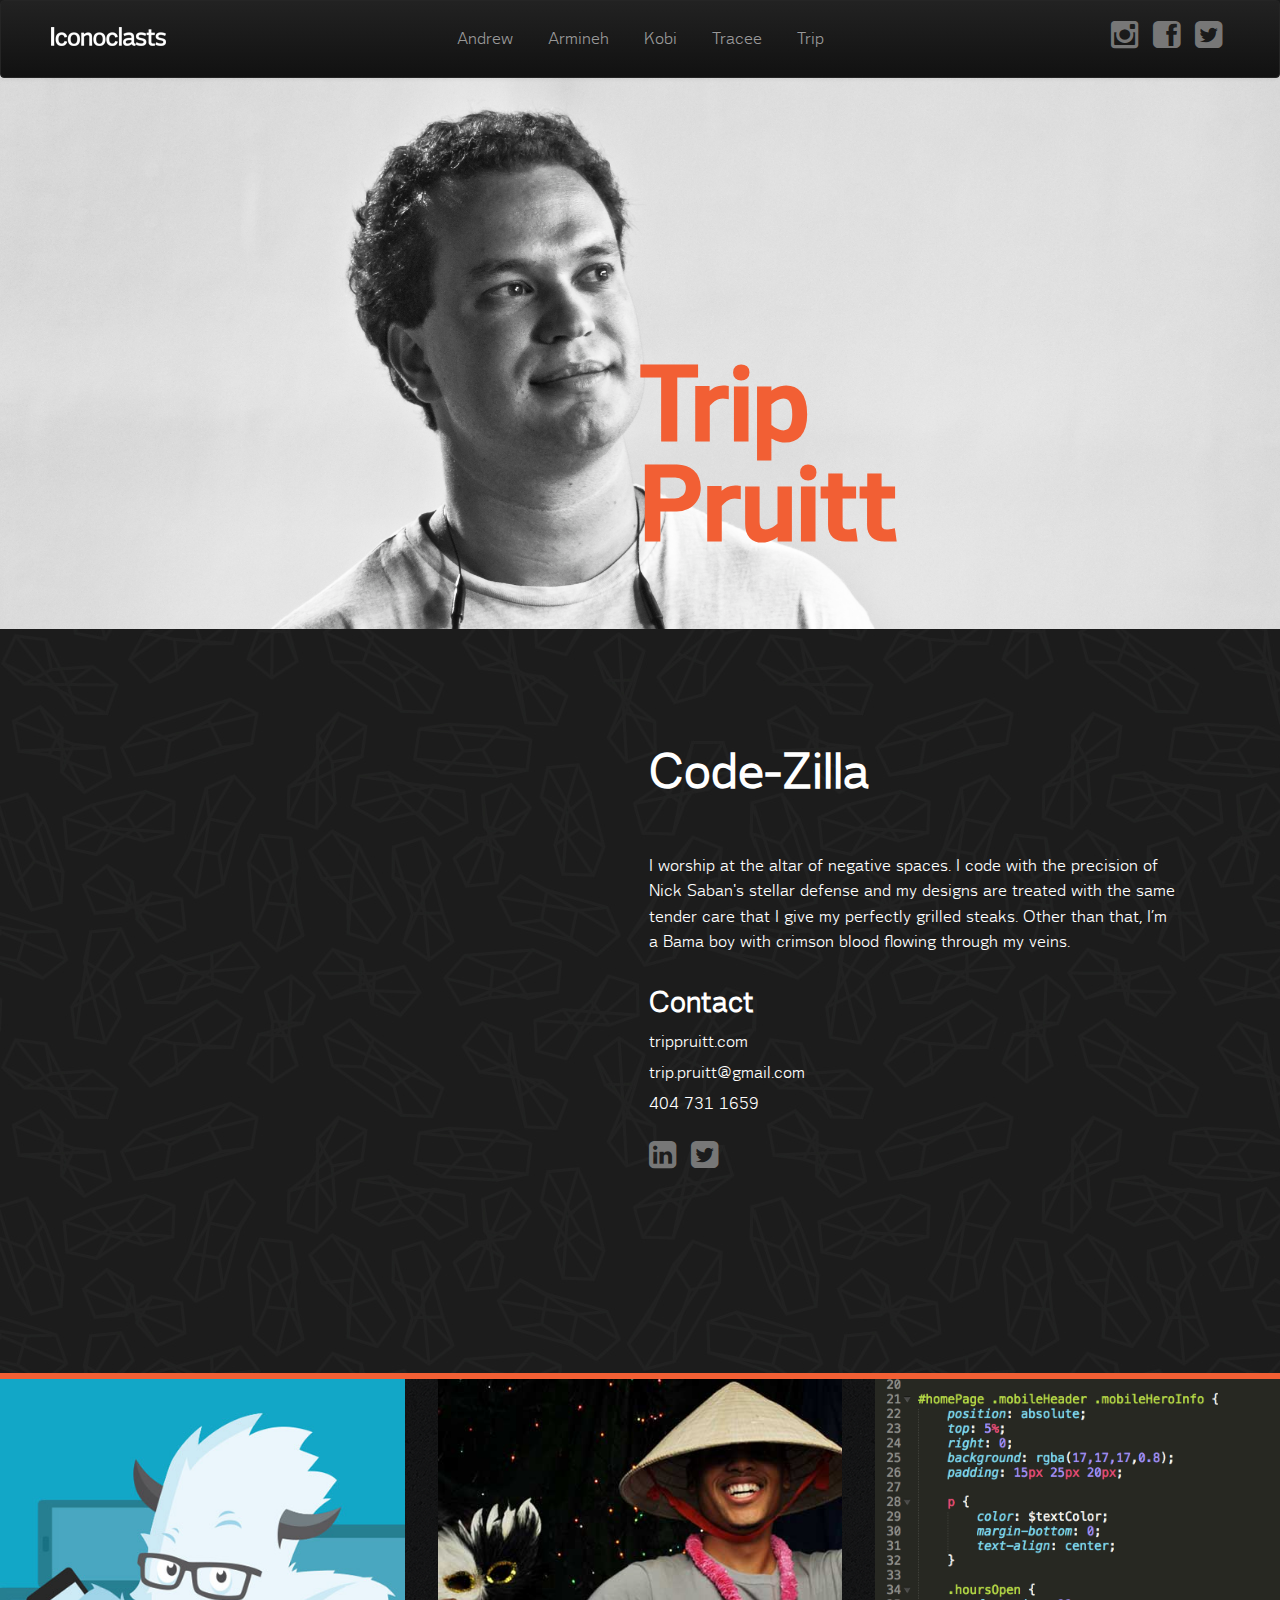
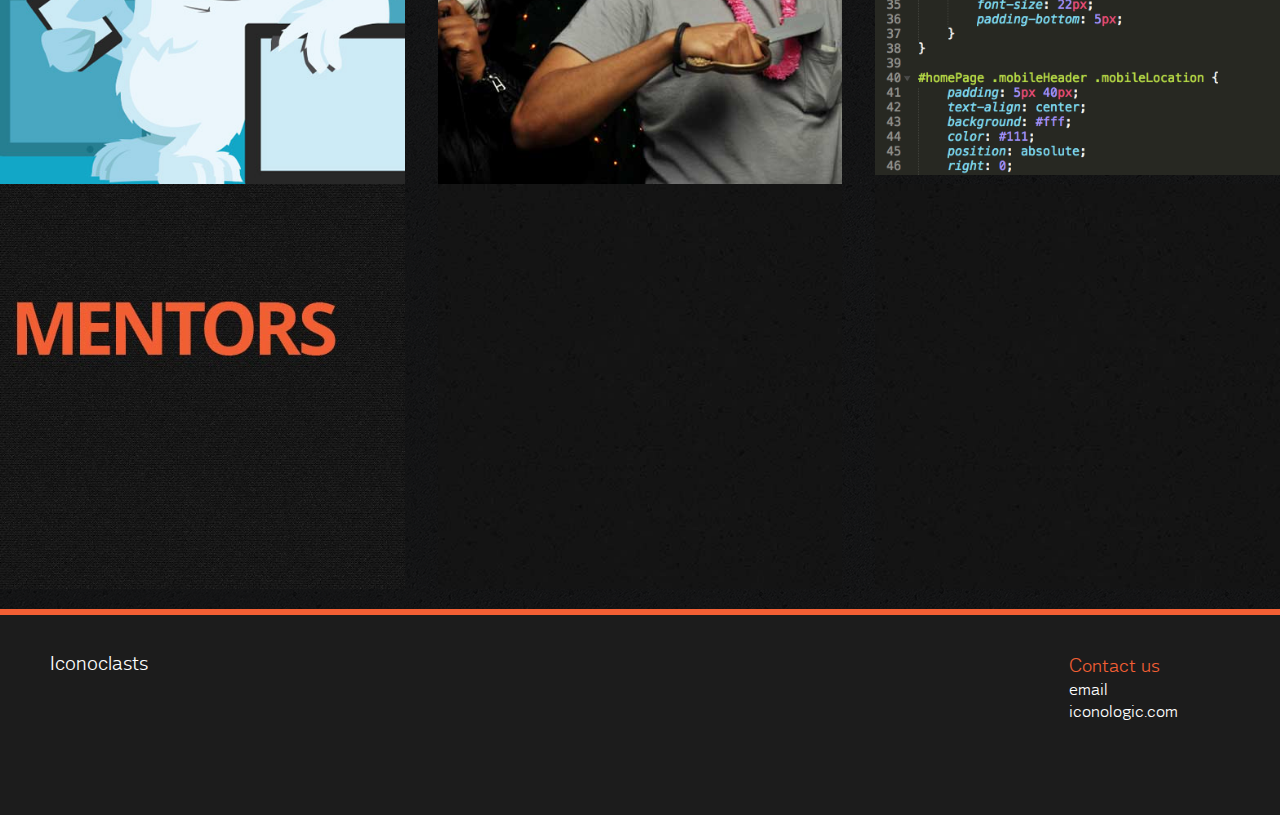
<file: trip.html>
<!DOCTYPE html>
<html lang="en">
  <head>
    <meta charset="utf-8">
    <title>Iconoclasts, Summer 2013</title>
    <meta name="viewport" content="width=device-width, initial-scale=1.0">
    <meta name="description" content="">
    <meta name="author" content="">

    <!-- Le styles -->
    <link href="css/bootstrap.css" rel="stylesheet">
    <!--<style type="text/css">
      body {
        padding-top: 60px;
        padding-bottom: 40px;
      }
    </style> -->
    <!--[if IE 7]>
      <link href="css/font-awesome-ie7.min.css" rel="stylesheet">
    <![endif]-->
    <link href="fontVoice/fonts-stylesheet.css" rel="stylesheet">
    <link href="css/font-awesome.min.css" rel="stylesheet">
    <link href="css/responsive.css" rel="stylesheet">

    <!-- HTML5 shim, for IE6-8 support of HTML5 elements -->
    <!--[if lt IE 9]>
      <script src="js/html5shiv.js"></script>
    <![endif]-->

    <!-- Fav and touch icons -->
    <!-- <link rel="apple-touch-icon-precomposed" sizes="144x144" href="ico/apple-touch-icon-144-precomposed.png">
    <link rel="apple-touch-icon-precomposed" sizes="114x114" href="ico/apple-touch-icon-114-precomposed.png">
      <link rel="apple-touch-icon-precomposed" sizes="72x72" href="ico/apple-touch-icon-72-precomposed.png">
                    <link rel="apple-touch-icon-precomposed" href="ico/apple-touch-icon-57-precomposed.png">
                                   <link rel="shortcut icon" href="ico/favicon.png"> -->
  </head>

  <body data-target=".navbar" data-spy="affix-top" data-offset-top="200" id="bio">

    <div class="navbar navbar-inverse myNav">
      <div class="navbar-inner">
        <div class="container navContainer">
          <button type="button" class="btn btn-navbar" data-toggle="collapse" data-target=".nav-collapse">
            <span class="icon-bar"></span>
            <span class="icon-bar"></span>
            <span class="icon-bar"></span>
          </button>
          <a class="brand" href="index.html">
            <h1><img src="img/logoWhite.png" height="19" width="115" alt="title" /></h1>
          </a>
          <div class="nav-collapse collapse">
            <ul class="nav teamNav">
              <li><a href="andrew.html" class="navColord active">Andrew</a></li>
              <li><a href="armineh.html" class="navColord active">Armineh</a></li>
              <li><a href="kobi.html" class="navColord">Kobi</a></li>
              <li><a href="tracee.html" class="navColord">Tracee</a></li>
              <li><a href="trip.html" class="navColord">Trip</a></li>
              <!-- <li><a href="#" class="navColor">The Result</a></li> -->
            </ul>
            <ul class="socialHeader">
              <li>
                <a href="http://instagram.com/iconoclastshq" target="_blank"><i class="icon-instagram icon-2x"></i></a>
              </li>
              <li>
                <a href="https://www.facebook.com/iconoclastsHQ" target="_blank"><i class="icon-facebook-sign icon-2x"></i></a>
              </li>
              <li>
                <a href="https://twitter.com/iconologic" target="_blank"><i class="icon-twitter-sign icon-2x"></i></a>
              </li>
            </ul>
          </div><!--/.nav-collapse -->
        </div>
      </div>
    </div>

    <!-- Main hero unit for a primary marketing message or call to action -->
    <div class="row-fluid">
      <div class="span12" id="memberHero">
        <img src="img/trip.jpg" class="profilePic" alt="individual img">
        <div class="headerWrap">
          <h1 class="bioName">Trip <br /> Pruitt</h1>
        </div>
      </div>
    </div><!-- /row-fluid -->

    <div class="row-fluid">
      <div class="span5">

        <!-- <ul class="nav nav-list profileNav">
          <li class="nav-header">Menu</li>
          <li><a href="#memberHero">Profile</a></li>
          <li><a href="#myBlog">Posts</a></li>
        </ul> -->

      </div>

      <div class="span7 rightSideContentContainer">
        <h2 class="workTitle">Code-Zilla</h2>

        <p class="copyContent">I worship at the altar of negative spaces. I code with the precision of Nick Saban's stellar defense and my designs are treated with the same tender care that I give my perfectly grilled steaks. Other than that, I’m a Bama boy with crimson blood flowing through my veins.</p>

        <h3>Contact</h3>
        <ul class="contactInfo">
          <li><a href="http://trippruitt.com" target="_blank">trippruitt.com</a></li>
          <li><a href="mailto:trip.pruitt@gmail.com" target="_blank">trip.pruitt@gmail.com</a></li>
          <li><a href="call:4047311659" target="_blank">404 731 1659</a></li>
        </ul>

        <ul class="mySocial">
          <li>
            <a href="https://www.linkedin.com/pub/trip-pruitt/58/b2b/430" target="_blank"><i class="icon-linkedin-sign icon-2x"></i></a>
          </li>
          <li>
            <a href="https://twitter.com/TripPruitt" target="_blank"><i class="icon-twitter-sign icon-2x"></i></a>
          </li>
        </ul>
      </div>

    </div><!-- /row-fluid -->

    <div class="row-fluid" id="myBlog">

      <div id="myCarousel" class="carousel slide myOrbit">

        <!-- Carousel items -->
        <div class="carousel-inner">
          <div class="active item">

            <div class="row-fluid">

              <div class="span4 thisPost">
                <a href="blog-trip.html#1"><img src="img/post5.jpg" width="496" height="496" alt="post img" /></a>
              </div>
              <div class="span4 thisPost">
                <a href="blog-trip.html#2"><img src="img/post6.jpg" width="496" height="496" alt="post img" /></a>
              </div>
              <div class="span4 thisPost">
                <a href="blog-trip.html#3"><img src="img/post10.png" width="496" height="496" alt="post img" /></a>
              </div>

            </div><!-- /row-fluid -->

            <div class="row-fluid journeyPosts">

              <div class="span4 thisPost">
                <a href="blog-trip.html#4"><img src="img/post17.jpg" width="496" height="496" alt="post img" /></a>
              </div>
              <div class="span4 thisPost">
                <img src="img/blankSlate.jpg" width="496" height="496" alt="post img" />
              </div>
              <div class="span4 thisPost">
                <img src="img/blankSlate.jpg" width="496" height="496" alt="post img" />
              </div>

            </div><!-- /row-fluid -->
          </div>

        </div>

        <!-- CAROUSEL NAV COMMMENTED OUT -->
        <!-- Carousel nav -->
        <!-- <a class="carousel-control left" href="#myCarousel" data-slide="prev">&lsaquo;</a>
        <a class="carousel-control right" href="#myCarousel" data-slide="next">&rsaquo;</a> -->

        <div class="pagination pagination-centered" id="pagination">
          <!-- If need to add carousel-indicators class to ul -->
          <!-- CAROUSEL PAGINATION COMMENTED OUT -->
          <!-- <ul class="sliderNav">
              <li data-target="#myCarousel" data-slide-to="0"><a href="#1">1</a></li>
          </ul> -->
        </div>

      </div><!-- /myCarousel -->

    </div><!-- /row-fluid -->

    <footer>
      <p class="footerLogo"><a href="index.html#hero">Iconoclasts</a></p>

      <ul class="contactInfo">
        <li class="footerListHeader" target="_blank">Contact us</li>
        <li><a href="mailto:iconoclasts@iconologic.com" target="_blank">email</a></li>
        <li><a href="http://iconologic.com" target="_blank">iconologic.com</a></li>
      </ul>

    </footer>



    <!-- Le javascript
    ================================================== -->
    <!-- Placed at the end of the document so the pages load faster -->
    <script src="js/bootstrap/jquery.js"></script>
    <script src="js/bootstrap/bootstrap.min.js"></script>
    <script src="js/jquery.fittext.js"></script>
    <script src="js/action.js"></script>

    <!-- <script>
      (function(i,s,o,g,r,a,m){i['GoogleAnalyticsObject']=r;i[r]=i[r]||function(){
      (i[r].q=i[r].q||[]).push(arguments)},i[r].l=1*new Date();a=s.createElement(o),
      m=s.getElementsByTagName(o)[0];a.async=1;a.src=g;m.parentNode.insertBefore(a,m)
      })(window,document,'script','//www.google-analytics.com/analytics.js','ga');

      ga('create', 'UA-7543288-33', 'iconoclasts.us');

      ga('send', 'pageview');

    </script> -->

  </body>
</html>
</file>
<file: fontVoice/fonts-stylesheet.css>
/*
Downloaded from hubertjocham.de on 2013/Aug/07.
Order No.: 1829
*/
/*
How to use:
the font files should reside in the same folder as this stylesheet.
if you move the font files or the stylesheet you will have to adjust the paths in the @font-face definition
e.g.:
font-family: '{}';
src: url('path/to/font/files/font-file.eot');
[ ... ]
*/
@font-face {
font-family: 'voicepro-book';
src: url('voicepro-book-webfont.eot');
src:	url('voicepro-book-webfont.eot?#iefix') format('embedded-opentype'),
url('voicepro-book-webfont.woff') format('woff'),
url('voicepro-book-webfont.ttf') format('truetype'),
url('voicepro-book-webfont.svg#voicepro-book') format('svg');
font-weight: normal;
font-style: normal;
}@font-face {
font-family: 'voicepro-semibold';
src: url('voicepro-semibold-webfont.eot');
src:	url('voicepro-semibold-webfont.eot?#iefix') format('embedded-opentype'),
url('voicepro-semibold-webfont.woff') format('woff'),
url('voicepro-semibold-webfont.ttf') format('truetype'),
url('voicepro-semibold-webfont.svg#voicepro-semibold') format('svg');
font-weight: normal;
font-style: normal;
}
</file>
<file: css/prism.css>
/**
 * okaidia theme for JavaScript, CSS and HTML
 * Loosely based on Monokai textmate theme by http://www.monokai.nl/
 * @author ocodia
 */

code[class*="language-"],
pre[class*="language-"] {
	color: #f8f8f2;
	text-shadow: 0 1px rgba(0,0,0,0.3);
	font-family: Consolas, Monaco, 'Andale Mono', monospace;
	direction: ltr;
	text-align: left;
	white-space: pre;
	word-spacing: normal;
	
	-moz-tab-size: 4;
	-o-tab-size: 4;
	tab-size: 4;
	
	-webkit-hyphens: none;
	-moz-hyphens: none;
	-ms-hyphens: none;
	hyphens: none;
}

/* Code blocks */
pre[class*="language-"] {
	padding: 1em;
	margin: .5em 0;
	overflow: auto;	
	border-radius: 0.3em;
}

:not(pre) > code[class*="language-"],
pre[class*="language-"] {
	background: #272822;
}

/* Inline code */
:not(pre) > code[class*="language-"] {
	padding: .1em;
	border-radius: .3em;
}

.token.comment,
.token.prolog,
.token.doctype,
.token.cdata {
	color: slategray;
}

.token.punctuation {
	color: #f8f8f2;
}

.namespace {
	opacity: .7;
}

.token.property,
.token.tag {
	color: #f92672;
}

.token.boolean,
.token.number{
	color: #ae81ff;
}

.token.selector,
.token.attr-name,
.token.string {
	color: #a6e22e;
}


.token.operator,
.token.entity,
.token.url,
.language-css .token.string,
.style .token.string {
	color: #f8f8f2;
}

.token.atrule,
.token.attr-value
{
	color: #e6db74;
}


.token.keyword{
color: #66d9ef;
}

.token.regex,
.token.important {
	color: #fd971f;
}

.token.important {
	font-weight: bold;
}

.token.entity {
	cursor: help;
}
</file>
<file: css/responsive.css>
/*!
 * Bootstrap Responsive v2.3.1
 *
 * Copyright 2012 Twitter, Inc
 * Licensed under the Apache License v2.0
 * http://www.apache.org/licenses/LICENSE-2.0
 *
 * Designed and built with all the love in the world @twitter by @mdo and @fat.
 */
.clearfix {
  *zoom: 1;
}
.clearfix:before,
.clearfix:after {
  display: table;
  content: "";
  line-height: 0;
}
.clearfix:after {
  clear: both;
}
.hide-text {
  font: 0/0 a;
  color: transparent;
  text-shadow: none;
  background-color: transparent;
  border: 0;
}
.input-block-level {
  display: block;
  width: 100%;
  min-height: 30px;
  -webkit-box-sizing: border-box;
  -moz-box-sizing: border-box;
  box-sizing: border-box;
}
@-ms-viewport {
  width: device-width;
}
.hidden {
  display: none;
  visibility: hidden;
}
.visible-phone {
  display: none !important;
}
.visible-tablet {
  display: none !important;
}
.hidden-desktop {
  display: none !important;
}
.visible-desktop {
  display: inherit !important;
}
@media (min-width: 768px) and (max-width: 979px) {
  .hidden-desktop {
    display: inherit !important;
  }
  .visible-desktop {
    display: none !important ;
  }
  .visible-tablet {
    display: inherit !important;
  }
  .hidden-tablet {
    display: none !important;
  }
}
@media (max-width: 767px) {
  .hidden-desktop {
    display: inherit !important;
  }
  .visible-desktop {
    display: none !important;
  }
  .visible-phone {
    display: inherit !important;
  }
  .hidden-phone {
    display: none !important;
  }
}
.visible-print {
  display: none !important;
}
@media print {
  .visible-print {
    display: inherit !important;
  }
  .hidden-print {
    display: none !important;
  }
}
@media (min-width: 1200px) {
  .row {
    margin-left: -30px;
    *zoom: 1;
  }
  .row:before,
  .row:after {
    display: table;
    content: "";
    line-height: 0;
  }
  .row:after {
    clear: both;
  }
  [class*="span"] {
    float: left;
    min-height: 1px;
    margin-left: 30px;
  }
  .container,
  .navbar-static-top .container,
  .navbar-fixed-top .container,
  .navbar-fixed-bottom .container {
    width: 1170px;
  }
  .span12 {
    width: 1170px;
  }
  .span11 {
    width: 1070px;
  }
  .span10 {
    width: 970px;
  }
  .span9 {
    width: 870px;
  }
  .span8 {
    width: 770px;
  }
  .span7 {
    width: 670px;
  }
  .span6 {
    width: 570px;
  }
  .span5 {
    width: 470px;
  }
  .span4 {
    width: 370px;
  }
  .span3 {
    width: 270px;
  }
  .span2 {
    width: 170px;
  }
  .span1 {
    width: 70px;
  }
  .offset12 {
    margin-left: 1230px;
  }
  .offset11 {
    margin-left: 1130px;
  }
  .offset10 {
    margin-left: 1030px;
  }
  .offset9 {
    margin-left: 930px;
  }
  .offset8 {
    margin-left: 830px;
  }
  .offset7 {
    margin-left: 730px;
  }
  .offset6 {
    margin-left: 630px;
  }
  .offset5 {
    margin-left: 530px;
  }
  .offset4 {
    margin-left: 430px;
  }
  .offset3 {
    margin-left: 330px;
  }
  .offset2 {
    margin-left: 230px;
  }
  .offset1 {
    margin-left: 130px;
  }
  .row-fluid {
    width: 100%;
    *zoom: 1;
  }
  .row-fluid:before,
  .row-fluid:after {
    display: table;
    content: "";
    line-height: 0;
  }
  .row-fluid:after {
    clear: both;
  }
  .row-fluid [class*="span"] {
    display: block;
    width: 100%;
    min-height: 30px;
    -webkit-box-sizing: border-box;
    -moz-box-sizing: border-box;
    box-sizing: border-box;
    float: left;
    margin-left: 2.564102564102564%;
    *margin-left: 2.5109110747408616%;
  }
  .row-fluid [class*="span"]:first-child {
    margin-left: 0;
  }
  .row-fluid .controls-row [class*="span"] + [class*="span"] {
    margin-left: 2.564102564102564%;
  }
  .row-fluid .span12 {
    width: 100%;
    *width: 99.94680851063829%;
  }
  .row-fluid .span11 {
    width: 91.45299145299145%;
    *width: 91.39979996362975%;
  }
  .row-fluid .span10 {
    width: 82.90598290598291%;
    *width: 82.8527914166212%;
  }
  .row-fluid .span9 {
    width: 74.35897435897436%;
    *width: 74.30578286961266%;
  }
  .row-fluid .span8 {
    width: 65.81196581196582%;
    *width: 65.75877432260411%;
  }
  .row-fluid .span7 {
    width: 57.26495726495726%;
    *width: 57.21176577559556%;
  }
  .row-fluid .span6 {
    width: 48.717948717948715%;
    *width: 48.664757228587014%;
  }
  .row-fluid .span5 {
    width: 40.17094017094017%;
    *width: 40.11774868157847%;
  }
  .row-fluid .span4 {
    width: 31.623931623931625%;
    *width: 31.570740134569924%;
  }
  .row-fluid .span3 {
    width: 23.076923076923077%;
    *width: 23.023731587561375%;
  }
  .row-fluid .span2 {
    width: 14.52991452991453%;
    *width: 14.476723040552828%;
  }
  .row-fluid .span1 {
    width: 5.982905982905983%;
    *width: 5.929714493544281%;
  }
  .row-fluid .offset12 {
    margin-left: 105.12820512820512%;
    *margin-left: 105.02182214948171%;
  }
  .row-fluid .offset12:first-child {
    margin-left: 102.56410256410257%;
    *margin-left: 102.45771958537915%;
  }
  .row-fluid .offset11 {
    margin-left: 96.58119658119658%;
    *margin-left: 96.47481360247316%;
  }
  .row-fluid .offset11:first-child {
    margin-left: 94.01709401709402%;
    *margin-left: 93.91071103837061%;
  }
  .row-fluid .offset10 {
    margin-left: 88.03418803418803%;
    *margin-left: 87.92780505546462%;
  }
  .row-fluid .offset10:first-child {
    margin-left: 85.47008547008548%;
    *margin-left: 85.36370249136206%;
  }
  .row-fluid .offset9 {
    margin-left: 79.48717948717949%;
    *margin-left: 79.38079650845607%;
  }
  .row-fluid .offset9:first-child {
    margin-left: 76.92307692307693%;
    *margin-left: 76.81669394435352%;
  }
  .row-fluid .offset8 {
    margin-left: 70.94017094017094%;
    *margin-left: 70.83378796144753%;
  }
  .row-fluid .offset8:first-child {
    margin-left: 68.37606837606839%;
    *margin-left: 68.26968539734497%;
  }
  .row-fluid .offset7 {
    margin-left: 62.393162393162385%;
    *margin-left: 62.28677941443899%;
  }
  .row-fluid .offset7:first-child {
    margin-left: 59.82905982905982%;
    *margin-left: 59.72267685033642%;
  }
  .row-fluid .offset6 {
    margin-left: 53.84615384615384%;
    *margin-left: 53.739770867430444%;
  }
  .row-fluid .offset6:first-child {
    margin-left: 51.28205128205128%;
    *margin-left: 51.175668303327875%;
  }
  .row-fluid .offset5 {
    margin-left: 45.299145299145295%;
    *margin-left: 45.1927623204219%;
  }
  .row-fluid .offset5:first-child {
    margin-left: 42.73504273504273%;
    *margin-left: 42.62865975631933%;
  }
  .row-fluid .offset4 {
    margin-left: 36.75213675213675%;
    *margin-left: 36.645753773413354%;
  }
  .row-fluid .offset4:first-child {
    margin-left: 34.18803418803419%;
    *margin-left: 34.081651209310785%;
  }
  .row-fluid .offset3 {
    margin-left: 28.205128205128204%;
    *margin-left: 28.0987452264048%;
  }
  .row-fluid .offset3:first-child {
    margin-left: 25.641025641025642%;
    *margin-left: 25.53464266230224%;
  }
  .row-fluid .offset2 {
    margin-left: 19.65811965811966%;
    *margin-left: 19.551736679396257%;
  }
  .row-fluid .offset2:first-child {
    margin-left: 17.094017094017094%;
    *margin-left: 16.98763411529369%;
  }
  .row-fluid .offset1 {
    margin-left: 11.11111111111111%;
    *margin-left: 11.004728132387708%;
  }
  .row-fluid .offset1:first-child {
    margin-left: 8.547008547008547%;
    *margin-left: 8.440625568285142%;
  }
  input,
  textarea,
  .uneditable-input {
    margin-left: 0;
  }
  .controls-row [class*="span"] + [class*="span"] {
    margin-left: 30px;
  }
  input.span12,
  textarea.span12,
  .uneditable-input.span12 {
    width: 1156px;
  }
  input.span11,
  textarea.span11,
  .uneditable-input.span11 {
    width: 1056px;
  }
  input.span10,
  textarea.span10,
  .uneditable-input.span10 {
    width: 956px;
  }
  input.span9,
  textarea.span9,
  .uneditable-input.span9 {
    width: 856px;
  }
  input.span8,
  textarea.span8,
  .uneditable-input.span8 {
    width: 756px;
  }
  input.span7,
  textarea.span7,
  .uneditable-input.span7 {
    width: 656px;
  }
  input.span6,
  textarea.span6,
  .uneditable-input.span6 {
    width: 556px;
  }
  input.span5,
  textarea.span5,
  .uneditable-input.span5 {
    width: 456px;
  }
  input.span4,
  textarea.span4,
  .uneditable-input.span4 {
    width: 356px;
  }
  input.span3,
  textarea.span3,
  .uneditable-input.span3 {
    width: 256px;
  }
  input.span2,
  textarea.span2,
  .uneditable-input.span2 {
    width: 156px;
  }
  input.span1,
  textarea.span1,
  .uneditable-input.span1 {
    width: 56px;
  }
  .thumbnails {
    margin-left: -30px;
  }
  .thumbnails > li {
    margin-left: 30px;
  }
  .row-fluid .thumbnails {
    margin-left: 0;
  }
}
@media (min-width: 768px) and (max-width: 979px) {
  .row {
    margin-left: -20px;
    *zoom: 1;
  }
  .row:before,
  .row:after {
    display: table;
    content: "";
    line-height: 0;
  }
  .row:after {
    clear: both;
  }
  [class*="span"] {
    float: left;
    min-height: 1px;
    margin-left: 20px;
  }
  .container,
  .navbar-static-top .container,
  .navbar-fixed-top .container,
  .navbar-fixed-bottom .container {
    width: 724px;
  }
  .span12 {
    width: 724px;
  }
  .span11 {
    width: 662px;
  }
  .span10 {
    width: 600px;
  }
  .span9 {
    width: 538px;
  }
  .span8 {
    width: 476px;
  }
  .span7 {
    width: 414px;
  }
  .span6 {
    width: 352px;
  }
  .span5 {
    width: 290px;
  }
  .span4 {
    width: 228px;
  }
  .span3 {
    width: 166px;
  }
  .span2 {
    width: 104px;
  }
  .span1 {
    width: 42px;
  }
  .offset12 {
    margin-left: 764px;
  }
  .offset11 {
    margin-left: 702px;
  }
  .offset10 {
    margin-left: 640px;
  }
  .offset9 {
    margin-left: 578px;
  }
  .offset8 {
    margin-left: 516px;
  }
  .offset7 {
    margin-left: 454px;
  }
  .offset6 {
    margin-left: 392px;
  }
  .offset5 {
    margin-left: 330px;
  }
  .offset4 {
    margin-left: 268px;
  }
  .offset3 {
    margin-left: 206px;
  }
  .offset2 {
    margin-left: 144px;
  }
  .offset1 {
    margin-left: 82px;
  }
  .row-fluid {
    width: 100%;
    *zoom: 1;
  }
  .row-fluid:before,
  .row-fluid:after {
    display: table;
    content: "";
    line-height: 0;
  }
  .row-fluid:after {
    clear: both;
  }
  .row-fluid [class*="span"] {
    display: block;
    width: 100%;
    min-height: 30px;
    -webkit-box-sizing: border-box;
    -moz-box-sizing: border-box;
    box-sizing: border-box;
    float: left;
    margin-left: 2.7624309392265194%;
    *margin-left: 2.709239449864817%;
  }
  .row-fluid [class*="span"]:first-child {
    margin-left: 0;
  }
  .row-fluid .controls-row [class*="span"] + [class*="span"] {
    margin-left: 2.7624309392265194%;
  }
  .row-fluid .span12 {
    width: 100%;
    *width: 99.94680851063829%;
  }
  .row-fluid .span11 {
    width: 91.43646408839778%;
    *width: 91.38327259903608%;
  }
  .row-fluid .span10 {
    width: 82.87292817679558%;
    *width: 82.81973668743387%;
  }
  .row-fluid .span9 {
    width: 74.30939226519337%;
    *width: 74.25620077583166%;
  }
  .row-fluid .span8 {
    width: 65.74585635359117%;
    *width: 65.69266486422946%;
  }
  .row-fluid .span7 {
    width: 57.18232044198895%;
    *width: 57.12912895262725%;
  }
  .row-fluid .span6 {
    width: 48.61878453038674%;
    *width: 48.56559304102504%;
  }
  .row-fluid .span5 {
    width: 40.05524861878453%;
    *width: 40.00205712942283%;
  }
  .row-fluid .span4 {
    width: 31.491712707182323%;
    *width: 31.43852121782062%;
  }
  .row-fluid .span3 {
    width: 22.92817679558011%;
    *width: 22.87498530621841%;
  }
  .row-fluid .span2 {
    width: 14.3646408839779%;
    *width: 14.311449394616199%;
  }
  .row-fluid .span1 {
    width: 5.801104972375691%;
    *width: 5.747913483013988%;
  }
  .row-fluid .offset12 {
    margin-left: 105.52486187845304%;
    *margin-left: 105.41847889972962%;
  }
  .row-fluid .offset12:first-child {
    margin-left: 102.76243093922652%;
    *margin-left: 102.6560479605031%;
  }
  .row-fluid .offset11 {
    margin-left: 96.96132596685082%;
    *margin-left: 96.8549429881274%;
  }
  .row-fluid .offset11:first-child {
    margin-left: 94.1988950276243%;
    *margin-left: 94.09251204890089%;
  }
  .row-fluid .offset10 {
    margin-left: 88.39779005524862%;
    *margin-left: 88.2914070765252%;
  }
  .row-fluid .offset10:first-child {
    margin-left: 85.6353591160221%;
    *margin-left: 85.52897613729868%;
  }
  .row-fluid .offset9 {
    margin-left: 79.8342541436464%;
    *margin-left: 79.72787116492299%;
  }
  .row-fluid .offset9:first-child {
    margin-left: 77.07182320441989%;
    *margin-left: 76.96544022569647%;
  }
  .row-fluid .offset8 {
    margin-left: 71.2707182320442%;
    *margin-left: 71.16433525332079%;
  }
  .row-fluid .offset8:first-child {
    margin-left: 68.50828729281768%;
    *margin-left: 68.40190431409427%;
  }
  .row-fluid .offset7 {
    margin-left: 62.70718232044199%;
    *margin-left: 62.600799341718584%;
  }
  .row-fluid .offset7:first-child {
    margin-left: 59.94475138121547%;
    *margin-left: 59.838368402492065%;
  }
  .row-fluid .offset6 {
    margin-left: 54.14364640883978%;
    *margin-left: 54.037263430116376%;
  }
  .row-fluid .offset6:first-child {
    margin-left: 51.38121546961326%;
    *margin-left: 51.27483249088986%;
  }
  .row-fluid .offset5 {
    margin-left: 45.58011049723757%;
    *margin-left: 45.47372751851417%;
  }
  .row-fluid .offset5:first-child {
    margin-left: 42.81767955801105%;
    *margin-left: 42.71129657928765%;
  }
  .row-fluid .offset4 {
    margin-left: 37.01657458563536%;
    *margin-left: 36.91019160691196%;
  }
  .row-fluid .offset4:first-child {
    margin-left: 34.25414364640884%;
    *margin-left: 34.14776066768544%;
  }
  .row-fluid .offset3 {
    margin-left: 28.45303867403315%;
    *margin-left: 28.346655695309746%;
  }
  .row-fluid .offset3:first-child {
    margin-left: 25.69060773480663%;
    *margin-left: 25.584224756083227%;
  }
  .row-fluid .offset2 {
    margin-left: 19.88950276243094%;
    *margin-left: 19.783119783707537%;
  }
  .row-fluid .offset2:first-child {
    margin-left: 17.12707182320442%;
    *margin-left: 17.02068884448102%;
  }
  .row-fluid .offset1 {
    margin-left: 11.32596685082873%;
    *margin-left: 11.219583872105325%;
  }
  .row-fluid .offset1:first-child {
    margin-left: 8.56353591160221%;
    *margin-left: 8.457152932878806%;
  }
  input,
  textarea,
  .uneditable-input {
    margin-left: 0;
  }
  .controls-row [class*="span"] + [class*="span"] {
    margin-left: 20px;
  }
  input.span12,
  textarea.span12,
  .uneditable-input.span12 {
    width: 710px;
  }
  input.span11,
  textarea.span11,
  .uneditable-input.span11 {
    width: 648px;
  }
  input.span10,
  textarea.span10,
  .uneditable-input.span10 {
    width: 586px;
  }
  input.span9,
  textarea.span9,
  .uneditable-input.span9 {
    width: 524px;
  }
  input.span8,
  textarea.span8,
  .uneditable-input.span8 {
    width: 462px;
  }
  input.span7,
  textarea.span7,
  .uneditable-input.span7 {
    width: 400px;
  }
  input.span6,
  textarea.span6,
  .uneditable-input.span6 {
    width: 338px;
  }
  input.span5,
  textarea.span5,
  .uneditable-input.span5 {
    width: 276px;
  }
  input.span4,
  textarea.span4,
  .uneditable-input.span4 {
    width: 214px;
  }
  input.span3,
  textarea.span3,
  .uneditable-input.span3 {
    width: 152px;
  }
  input.span2,
  textarea.span2,
  .uneditable-input.span2 {
    width: 90px;
  }
  input.span1,
  textarea.span1,
  .uneditable-input.span1 {
    width: 28px;
  }
}
@media (max-width: 767px) {
  body {
    padding-left: 20px;
    padding-right: 20px;
  }
  .navbar-fixed-top,
  .navbar-fixed-bottom,
  .navbar-static-top {
    margin-left: -20px;
    margin-right: -20px;
  }
  .container-fluid {
    padding: 0;
  }
  .dl-horizontal dt {
    float: none;
    clear: none;
    width: auto;
    text-align: left;
  }
  .dl-horizontal dd {
    margin-left: 0;
  }
  .container {
    width: auto;
  }
  .row-fluid {
    width: 100%;
  }
  .row,
  .thumbnails {
    margin-left: 0;
  }
  .thumbnails > li {
    float: none;
    margin-left: 0;
  }
  [class*="span"],
  .uneditable-input[class*="span"],
  .row-fluid [class*="span"] {
    float: none;
    display: block;
    width: 100%;
    margin-left: 0;
    -webkit-box-sizing: border-box;
    -moz-box-sizing: border-box;
    box-sizing: border-box;
  }
  .span12,
  .row-fluid .span12 {
    width: 100%;
    -webkit-box-sizing: border-box;
    -moz-box-sizing: border-box;
    box-sizing: border-box;
  }
  .row-fluid [class*="offset"]:first-child {
    margin-left: 0;
  }
  .input-large,
  .input-xlarge,
  .input-xxlarge,
  input[class*="span"],
  select[class*="span"],
  textarea[class*="span"],
  .uneditable-input {
    display: block;
    width: 100%;
    min-height: 30px;
    -webkit-box-sizing: border-box;
    -moz-box-sizing: border-box;
    box-sizing: border-box;
  }
  .input-prepend input,
  .input-append input,
  .input-prepend input[class*="span"],
  .input-append input[class*="span"] {
    display: inline-block;
    width: auto;
  }
  .controls-row [class*="span"] + [class*="span"] {
    margin-left: 0;
  }
  .modal {
    position: fixed;
    top: 20px;
    left: 20px;
    right: 20px;
    width: auto;
    margin: 0;
  }
  .modal.fade {
    top: -100px;
  }
  .modal.fade.in {
    top: 20px;
  }
}
@media (max-width: 480px) {
  .nav-collapse {
    -webkit-transform: translate3d(0, 0, 0);
  }
  .page-header h1 small {
    display: block;
    line-height: 20px;
  }
  input[type="checkbox"],
  input[type="radio"] {
    border: 1px solid #ccc;
  }
  .form-horizontal .control-label {
    float: none;
    width: auto;
    padding-top: 0;
    text-align: left;
  }
  .form-horizontal .controls {
    margin-left: 0;
  }
  .form-horizontal .control-list {
    padding-top: 0;
  }
  .form-horizontal .form-actions {
    padding-left: 10px;
    padding-right: 10px;
  }
  .media .pull-left,
  .media .pull-right {
    float: none;
    display: block;
    margin-bottom: 10px;
  }
  .media-object {
    margin-right: 0;
    margin-left: 0;
  }
  .modal {
    top: 10px;
    left: 10px;
    right: 10px;
  }
  .modal-header .close {
    padding: 10px;
    margin: -10px;
  }
  .carousel-caption {
    position: static;
  }
}
@media (max-width: 979px) {
  body {
    padding-top: 0;
  }
  .navbar-fixed-top,
  .navbar-fixed-bottom {
    position: static;
  }
  .navbar-fixed-top {
    margin-bottom: 20px;
  }
  .navbar-fixed-bottom {
    margin-top: 20px;
  }
  .navbar-fixed-top .navbar-inner,
  .navbar-fixed-bottom .navbar-inner {
    padding: 5px;
  }
  .navbar .container {
    width: auto;
    padding: 0;
  }
  .navbar .brand {
    padding-left: 10px;
    padding-right: 10px;
    margin: 0 0 0 -5px;
  }
  .nav-collapse {
    clear: both;
  }
  .nav-collapse .nav {
    float: none;
    margin: 0 0 10px;
  }
  .nav-collapse .nav > li {
    float: none;
  }
  .nav-collapse .nav > li > a {
    margin-bottom: 2px;
  }
  .nav-collapse .nav > .divider-vertical {
    display: none;
  }
  .nav-collapse .nav .nav-header {
    color: #777777;
    text-shadow: none;
  }
  .nav-collapse .nav > li > a,
  .nav-collapse .dropdown-menu a {
    padding: 9px 15px;
    font-weight: bold;
    color: #777777;
    -webkit-border-radius: 3px;
    -moz-border-radius: 3px;
    border-radius: 3px;
  }
  .nav-collapse .btn {
    padding: 4px 10px 4px;
    font-weight: normal;
    -webkit-border-radius: 4px;
    -moz-border-radius: 4px;
    border-radius: 4px;
  }
  .nav-collapse .dropdown-menu li + li a {
    margin-bottom: 2px;
  }
  .nav-collapse .nav > li > a:hover,
  .nav-collapse .nav > li > a:focus,
  .nav-collapse .dropdown-menu a:hover,
  .nav-collapse .dropdown-menu a:focus {
    background-color: #f2f2f2;
  }
  .navbar-inverse .nav-collapse .nav > li > a,
  .navbar-inverse .nav-collapse .dropdown-menu a {
    color: #999999;
  }
  .navbar-inverse .nav-collapse .nav > li > a:hover,
  .navbar-inverse .nav-collapse .nav > li > a:focus,
  .navbar-inverse .nav-collapse .dropdown-menu a:hover,
  .navbar-inverse .nav-collapse .dropdown-menu a:focus {
    background-color: #111111;
  }
  .nav-collapse.in .btn-group {
    margin-top: 5px;
    padding: 0;
  }
  .nav-collapse .dropdown-menu {
    position: static;
    top: auto;
    left: auto;
    float: none;
    display: none;
    max-width: none;
    margin: 0 15px;
    padding: 0;
    background-color: transparent;
    border: none;
    -webkit-border-radius: 0;
    -moz-border-radius: 0;
    border-radius: 0;
    -webkit-box-shadow: none;
    -moz-box-shadow: none;
    box-shadow: none;
  }
  .nav-collapse .open > .dropdown-menu {
    display: block;
  }
  .nav-collapse .dropdown-menu:before,
  .nav-collapse .dropdown-menu:after {
    display: none;
  }
  .nav-collapse .dropdown-menu .divider {
    display: none;
  }
  .nav-collapse .nav > li > .dropdown-menu:before,
  .nav-collapse .nav > li > .dropdown-menu:after {
    display: none;
  }
  .nav-collapse .navbar-form,
  .nav-collapse .navbar-search {
    float: none;
    padding: 10px 15px;
    margin: 10px 0;
    border-top: 1px solid #f2f2f2;
    border-bottom: 1px solid #f2f2f2;
    -webkit-box-shadow: inset 0 1px 0 rgba(255,255,255,.1), 0 1px 0 rgba(255,255,255,.1);
    -moz-box-shadow: inset 0 1px 0 rgba(255,255,255,.1), 0 1px 0 rgba(255,255,255,.1);
    box-shadow: inset 0 1px 0 rgba(255,255,255,.1), 0 1px 0 rgba(255,255,255,.1);
  }
  .navbar-inverse .nav-collapse .navbar-form,
  .navbar-inverse .nav-collapse .navbar-search {
    border-top-color: #111111;
    border-bottom-color: #111111;
  }
  .navbar .nav-collapse .nav.pull-right {
    float: none;
    margin-left: 0;
  }
  .nav-collapse,
  .nav-collapse.collapse {
    overflow: hidden;
    height: 0;
  }
  .navbar .btn-navbar {
    display: block;
  }
  .navbar-static .navbar-inner {
    padding-left: 10px;
    padding-right: 10px;
  }
}
@media (min-width: 980px) {
  .nav-collapse.collapse {
    height: auto !important;
    overflow: visible !important;
  }
}
</file>
